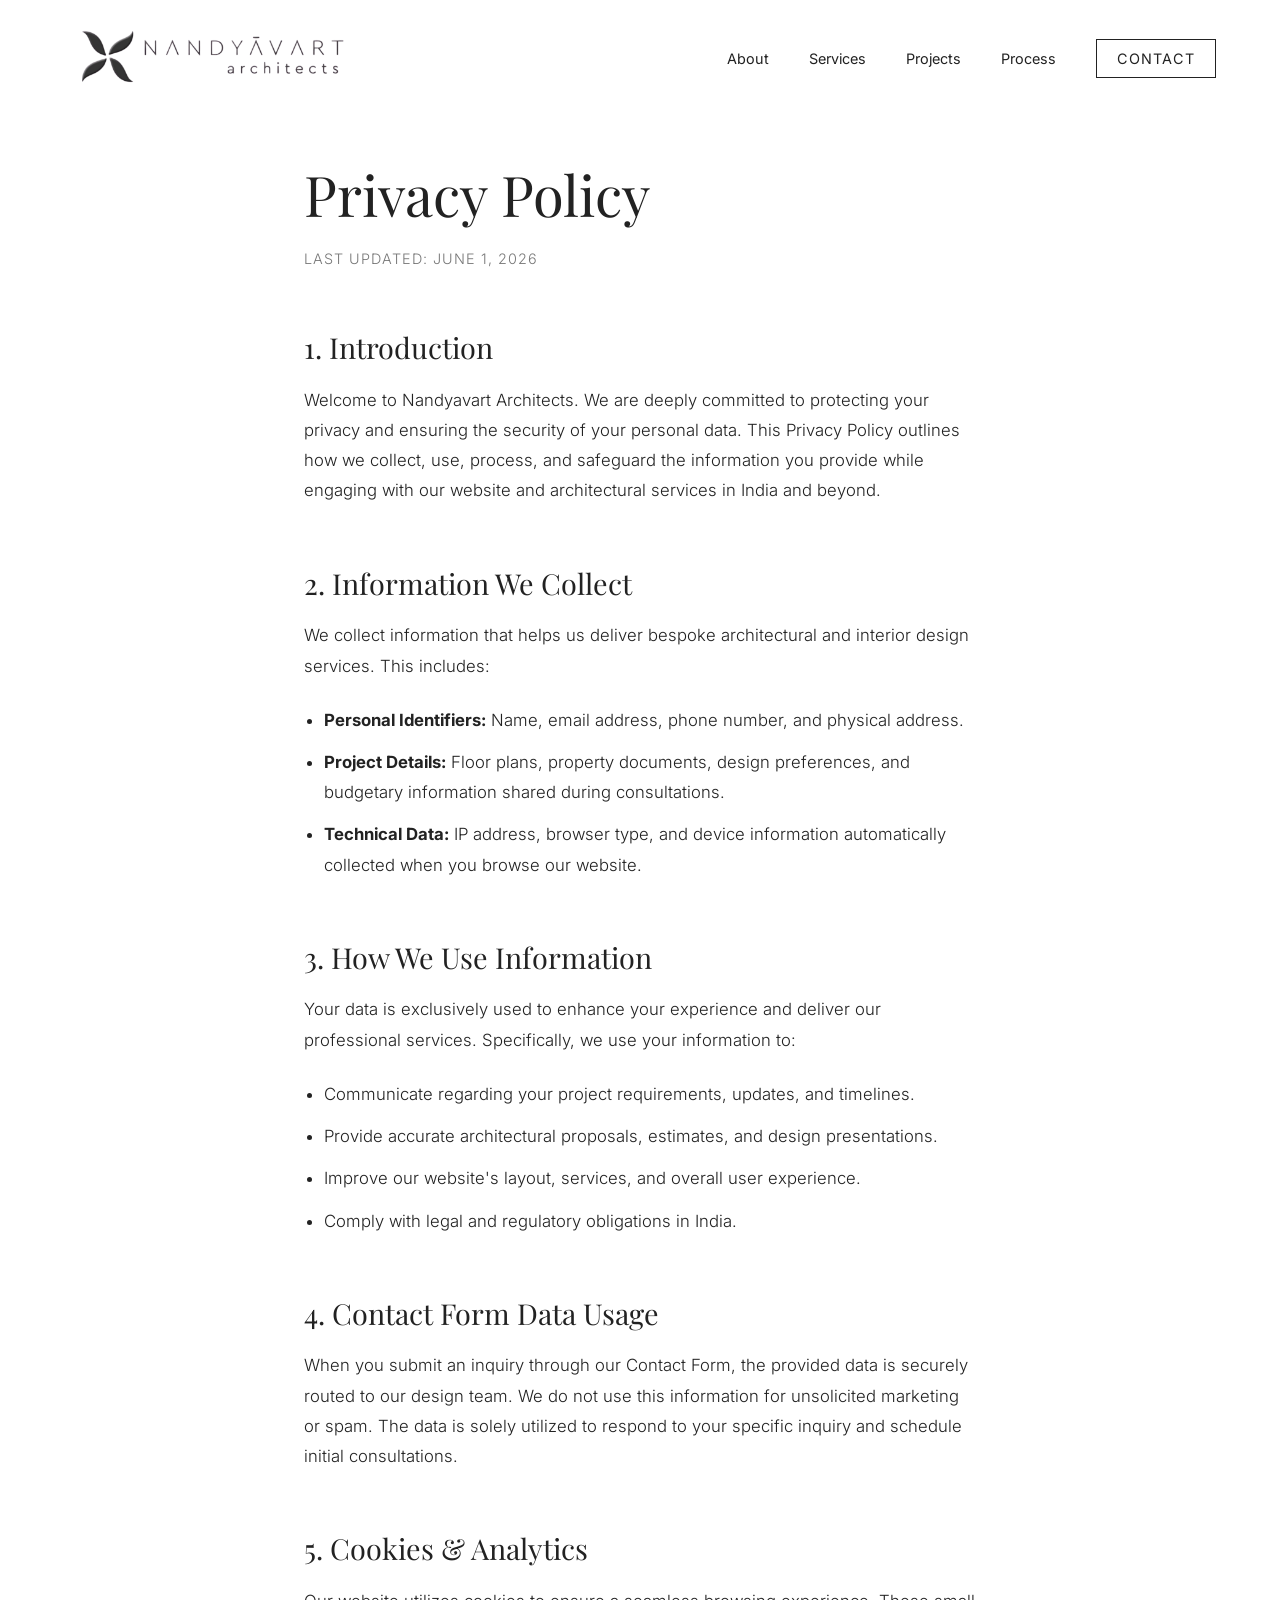
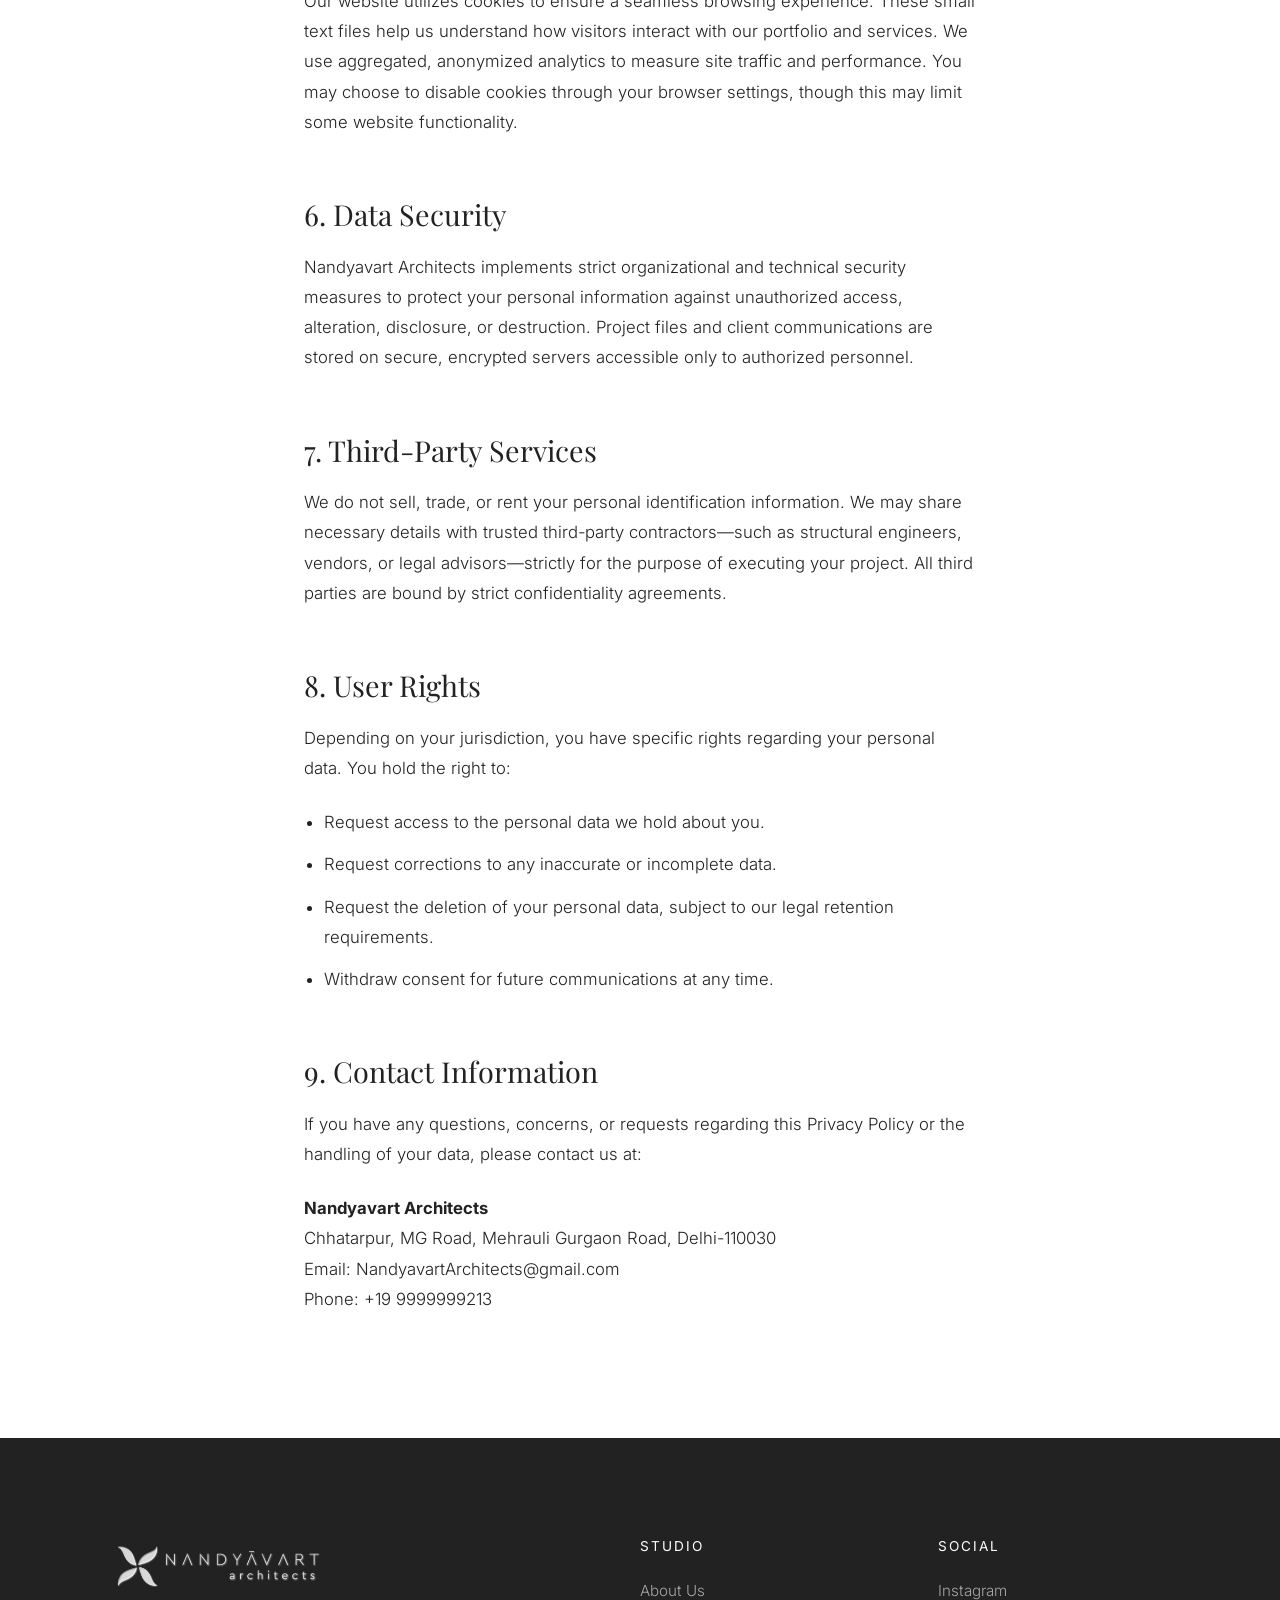
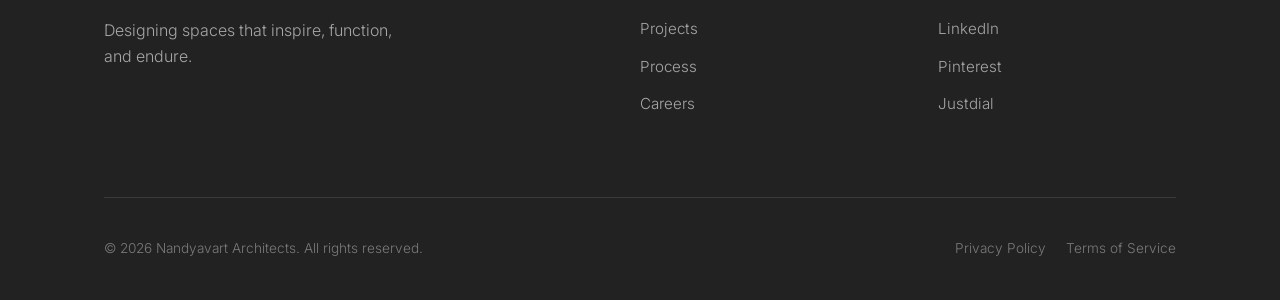
<file: privacy-policy.html>
<!DOCTYPE html>
<html lang="en">
<head>
    <!-- Google Analytics -->
    <script async src="https://www.googletagmanager.com/gtag/js?id=G-MJM17N1HHV"></script>
    <script>
        window.dataLayer = window.dataLayer || [];
        function gtag(){dataLayer.push(arguments);}
        gtag('js', new Date());
        gtag('config', 'G-MJM17N1HHV');
    </script>
    <meta name="description" content="Privacy Policy for Nandyavart Architects, covering data collection, cookies, analytics, and secure handling for luxury architecture, villa, farmhouse, and interior design clients.">
    <link rel="canonical" href="https://www.nandyavartarchitects.com/privacy-policy.html">
    <meta property="og:title" content="Privacy Policy | Nandyavart Architects">
    <meta property="og:description" content="Privacy Policy for Nandyavart Architects, covering data collection, cookies, analytics, and secure handling for luxury architecture, villa, farmhouse, and interior design clients.">
    <meta property="og:url" content="https://www.nandyavartarchitects.com/privacy-policy.html">
    <meta property="og:type" content="website">
    <meta property="og:image" content="https://www.nandyavartarchitects.com/images/hero/website%20hero%20img.jpeg">
    <meta property="og:site_name" content="Nandyavart Architects">
    <meta name="twitter:card" content="summary_large_image">
    <meta name="twitter:title" content="Privacy Policy | Nandyavart Architects">
    <meta name="twitter:description" content="Privacy Policy for Nandyavart Architects, covering data collection, cookies, analytics, and secure handling for luxury architecture, villa, farmhouse, and interior design clients.">
    <meta name="twitter:image" content="https://www.nandyavartarchitects.com/images/hero/website%20hero%20img.jpeg">
    <meta charset="UTF-8">
    <meta name="viewport" content="width=device-width, initial-scale=1.0">
    <title>Privacy Policy | Nandyavart Architects - Residential Architecture & Interior Design</title>
    <link rel="icon" href="images/favicon%20img/favicon.jpg" type="image/jpeg">
    <link rel="shortcut icon" href="images/favicon%20img/favicon.jpg" type="image/jpeg">
    <link rel="stylesheet" href="css/styles.css">
    <link rel="preconnect" href="https://fonts.googleapis.com">
    <link rel="preconnect" href="https://fonts.gstatic.com" crossorigin>
    <link href="https://fonts.googleapis.com/css2?family=Playfair+Display:wght@400;500;600&family=Inter:wght@300;400;500&display=swap" rel="stylesheet">
</head>
<body>
    <!-- Navigation -->
    <nav class="navbar">
        <div class="nav-container">
            <a href="index.html#home" class="logo-link"><img src="images/logo/logo.png" alt="Nandyavart Architects Logo" class="brand-logo"></a>
            <ul class="nav-links">
                <li><a href="index.html#about">About</a></li>
                <li><a href="index.html#services">Services</a></li>
                <li><a href="index.html#projects">Projects</a></li>
                <li><a href="index.html#process">Process</a></li>
                <li><a href="index.html#contact" class="btn-outline-small">Contact</a></li>
            </ul>
            <div class="menu-toggle">
                <span class="bar"></span>
                <span class="bar"></span>
            </div>
        </div>
    </nav>

    <!-- Privacy Policy Content -->
    <main class="legal-page fade-up">
        <div class="container legal-content">
            <h1>Privacy Policy</h1>
            <span class="last-updated">Last Updated: June 1, 2026</span>

            <h2>1. Introduction</h2>
            <p>Welcome to Nandyavart Architects. We are deeply committed to protecting your privacy and ensuring the security of your personal data. This Privacy Policy outlines how we collect, use, process, and safeguard the information you provide while engaging with our website and architectural services in India and beyond.</p>

            <h2>2. Information We Collect</h2>
            <p>We collect information that helps us deliver bespoke architectural and interior design services. This includes:</p>
            <ul>
                <li><strong>Personal Identifiers:</strong> Name, email address, phone number, and physical address.</li>
                <li><strong>Project Details:</strong> Floor plans, property documents, design preferences, and budgetary information shared during consultations.</li>
                <li><strong>Technical Data:</strong> IP address, browser type, and device information automatically collected when you browse our website.</li>
            </ul>

            <h2>3. How We Use Information</h2>
            <p>Your data is exclusively used to enhance your experience and deliver our professional services. Specifically, we use your information to:</p>
            <ul>
                <li>Communicate regarding your project requirements, updates, and timelines.</li>
                <li>Provide accurate architectural proposals, estimates, and design presentations.</li>
                <li>Improve our website's layout, services, and overall user experience.</li>
                <li>Comply with legal and regulatory obligations in India.</li>
            </ul>

            <h2>4. Contact Form Data Usage</h2>
            <p>When you submit an inquiry through our Contact Form, the provided data is securely routed to our design team. We do not use this information for unsolicited marketing or spam. The data is solely utilized to respond to your specific inquiry and schedule initial consultations.</p>

            <h2>5. Cookies & Analytics</h2>
            <p>Our website utilizes cookies to ensure a seamless browsing experience. These small text files help us understand how visitors interact with our portfolio and services. We use aggregated, anonymized analytics to measure site traffic and performance. You may choose to disable cookies through your browser settings, though this may limit some website functionality.</p>

            <h2>6. Data Security</h2>
            <p>Nandyavart Architects implements strict organizational and technical security measures to protect your personal information against unauthorized access, alteration, disclosure, or destruction. Project files and client communications are stored on secure, encrypted servers accessible only to authorized personnel.</p>

            <h2>7. Third-Party Services</h2>
            <p>We do not sell, trade, or rent your personal identification information. We may share necessary details with trusted third-party contractors—such as structural engineers, vendors, or legal advisors—strictly for the purpose of executing your project. All third parties are bound by strict confidentiality agreements.</p>

            <h2>8. User Rights</h2>
            <p>Depending on your jurisdiction, you have specific rights regarding your personal data. You hold the right to:</p>
            <ul>
                <li>Request access to the personal data we hold about you.</li>
                <li>Request corrections to any inaccurate or incomplete data.</li>
                <li>Request the deletion of your personal data, subject to our legal retention requirements.</li>
                <li>Withdraw consent for future communications at any time.</li>
            </ul>

            <h2>9. Contact Information</h2>
            <p>If you have any questions, concerns, or requests regarding this Privacy Policy or the handling of your data, please contact us at:</p>
            <p>
                <strong>Nandyavart Architects</strong><br>
                Chhatarpur, MG Road, Mehrauli Gurgaon Road, Delhi-110030<br>
                Email: <a href="mailto:NandyavartArchitects@gmail.com">NandyavartArchitects@gmail.com</a><br>
                Phone: <a href="tel:+19999999213">+19 9999999213</a>
            </p>
        </div>
    </main>

    <!-- Footer -->
    <footer class="footer">
        <div class="container">
            <div class="footer-grid">
                <div class="footer-brand">
                    <a href="index.html#home" class="logo-link"><img src="images/logo/logo-footer.png" alt="Nandyavart Architects Footer Logo" class="brand-logo footer-logo"></a>
                    <p>Designing spaces that inspire, function, and endure.</p>
                </div>
                <div class="footer-links">
                    <h4>Studio</h4>
                    <ul>
                        <li><a href="index.html#about">About Us</a></li>
                        <li><a href="index.html#projects">Projects</a></li>
                        <li><a href="index.html#process">Process</a></li>
                        <li><a href="#">Careers</a></li>
                    </ul>
                </div>
                <div class="footer-links">
                    <h4>Social</h4>
                    <ul>
                        <li><a href="https://www.instagram.com/nandyavartarchitects/" target="_blank" rel="noopener noreferrer">Instagram</a></li>
                        <li><a href="https://www.linkedin.com/company/124223921/admin/dashboard/" target="_blank" rel="noopener noreferrer">LinkedIn</a></li>
                        <li><a href="https://www.pinterest.com/nandyavartarchitects/" target="_blank" rel="noopener noreferrer">Pinterest</a></li>
                        <li><a href="https://www.justdial.com/Delhi/Nandyavart-Architects-Chhatarpur-Mehrauli-Gurgaon-Road/011PXX11-XX11-260318134311-F3C1_BZDET?auto=1&trkid=2315396980&term=" target="_blank" rel="noopener noreferrer">Justdial</a></li>
                    </ul>
                </div>
            </div>
            <div class="footer-bottom">
                <p>&copy; 2026 Nandyavart Architects. All rights reserved.</p>
                <div class="legal-links">
                    <a href="privacy-policy.html">Privacy Policy</a>
                    <a href="terms-of-service.html">Terms of Service</a>
                </div>
            </div>
        </div>
    </footer>

    <script src="js/script.js"></script>
</body>
</html>
</file>
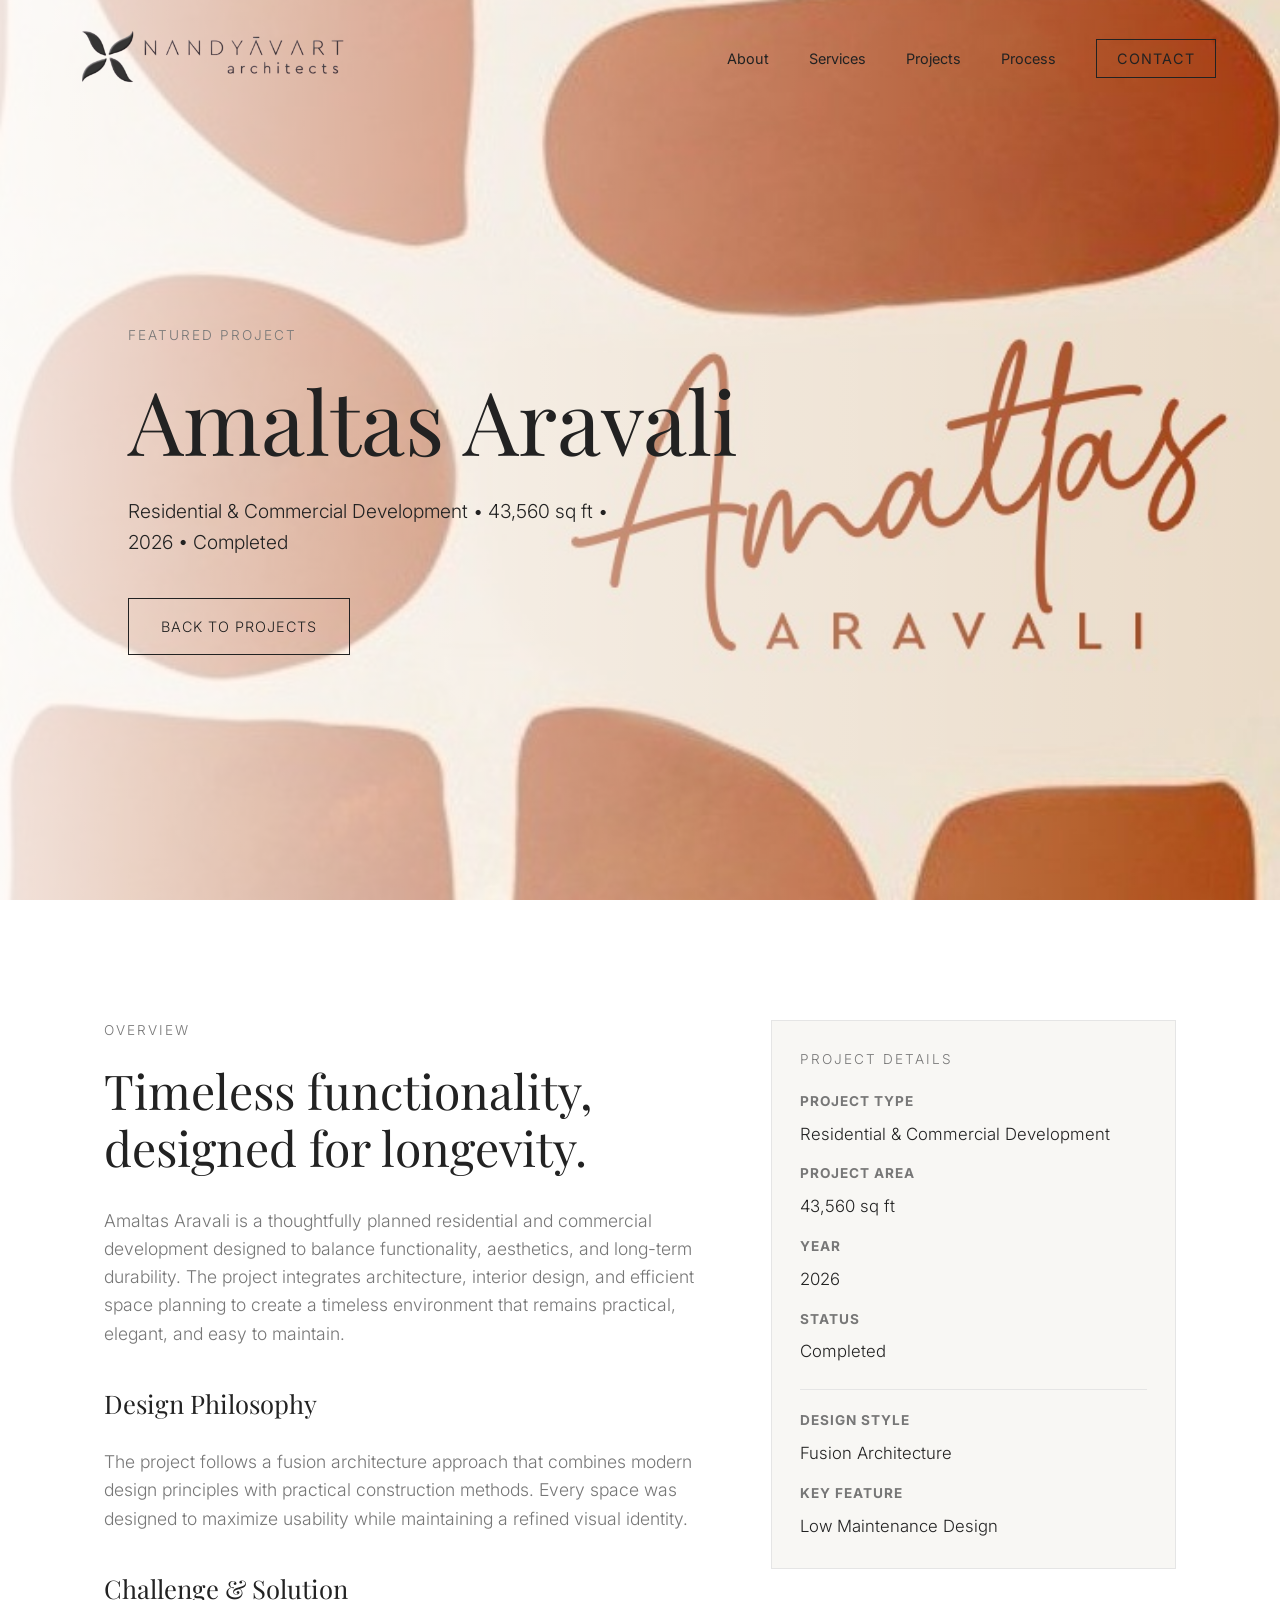
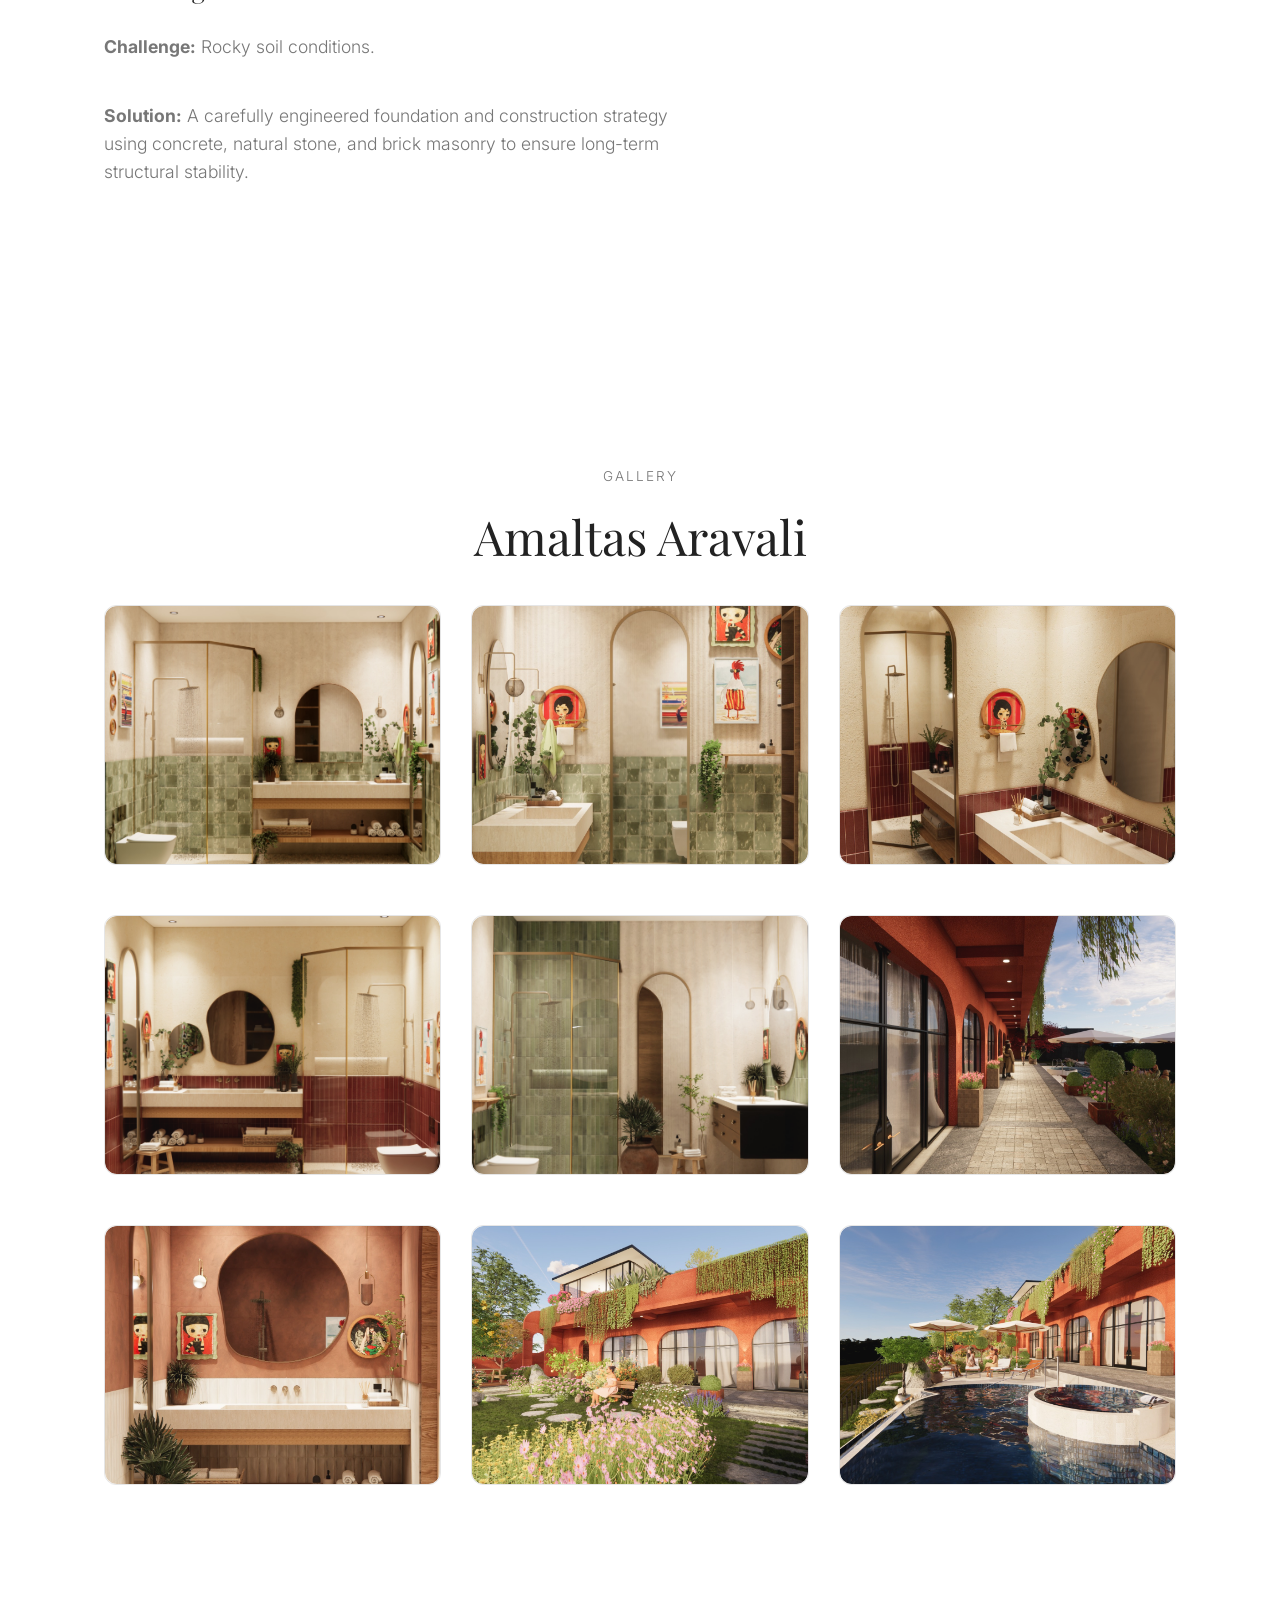
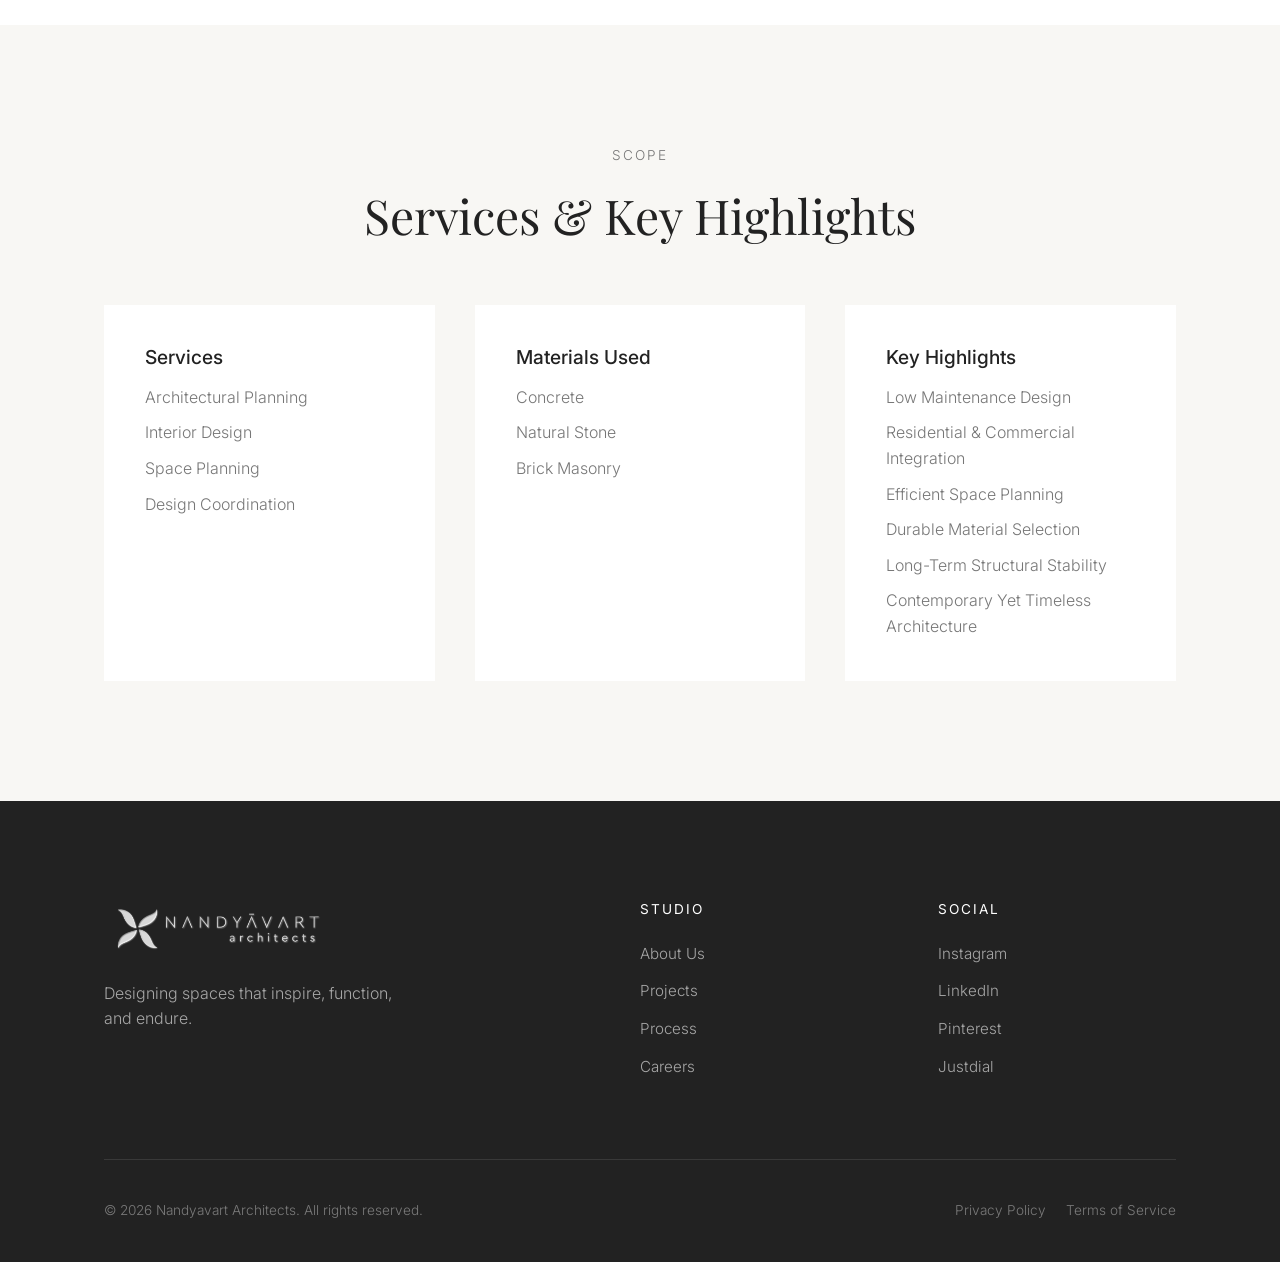
<file: project-amaltas-aravali.html>
<!DOCTYPE html>
<html lang="en">
<head>
    <!-- Google Analytics -->
    <script async src="https://www.googletagmanager.com/gtag/js?id=G-MJM17N1HHV"></script>
    <script>
        window.dataLayer = window.dataLayer || [];
        function gtag(){dataLayer.push(arguments);}
        gtag('js', new Date());
        gtag('config', 'G-MJM17N1HHV');
    </script>
    <meta name="description" content="Amaltas Aravali by Nandyavart Architects is a premium residential and commercial development that blends luxury architecture with functional interior design.">
    <link rel="canonical" href="https://www.nandyavartarchitects.com/project-amaltas-aravali.html">
    <meta property="og:title" content="Amaltas Aravali | Premium Residential &amp; Commercial Architecture">
    <meta property="og:description" content="Amaltas Aravali by Nandyavart Architects is a premium residential and commercial development that blends luxury architecture with functional interior design.">
    <meta property="og:url" content="https://www.nandyavartarchitects.com/project-amaltas-aravali.html">
    <meta property="og:type" content="website">
    <meta property="og:image" content="https://www.nandyavartarchitects.com/images/projects/project1/amaltas-aravali.jpeg">
    <meta property="og:site_name" content="Nandyavart Architects">
    <meta name="twitter:card" content="summary_large_image">
    <meta name="twitter:title" content="Amaltas Aravali | Premium Residential &amp; Commercial Architecture">
    <meta name="twitter:description" content="Amaltas Aravali by Nandyavart Architects is a premium residential and commercial development that blends luxury architecture with functional interior design.">
    <meta name="twitter:image" content="https://www.nandyavartarchitects.com/images/projects/project1/amaltas-aravali.jpeg">
    <meta charset="UTF-8">
    <meta name="viewport" content="width=device-width, initial-scale=1.0">
    <title>Amaltas Aravali | Premium Residential & Commercial Architecture</title>
    <link rel="icon" href="images/favicon%20img/favicon.jpg" type="image/jpeg">
    <link rel="shortcut icon" href="images/favicon%20img/favicon.jpg" type="image/jpeg">
    <link rel="stylesheet" href="css/styles.css">
    <link rel="preconnect" href="https://fonts.googleapis.com">
    <link rel="preconnect" href="https://fonts.gstatic.com" crossorigin>
    <link href="https://fonts.googleapis.com/css2?family=Playfair+Display:wght@400;500;600&family=Inter:wght@300;400;500&display=swap" rel="stylesheet">
</head>
<body>
    <!-- Navigation -->
    <nav class="navbar">
        <div class="nav-container">
            <a href="index.html#home" class="logo-link"><img src="images/logo/logo.png" alt="Nandyavart Architects Logo" class="brand-logo"></a>
            <ul class="nav-links">
                <li><a href="index.html#about">About</a></li>
                <li><a href="index.html#services">Services</a></li>
                <li><a href="index.html#projects">Projects</a></li>
                <li><a href="index.html#process">Process</a></li>
                <li><a href="index.html#contact" class="btn-outline-small">Contact</a></li>
            </ul>
            <div class="menu-toggle">
                <span class="bar"></span>
                <span class="bar"></span>
            </div>
        </div>
    </nav>

    <!-- Project Hero -->
    <header class="hero" id="project-hero">
        <div class="hero-image" style="background-image: url('images/projects/project1/amaltas-aravali.jpeg');"></div>
        <div class="hero-content fade-up">
            <span class="section-subtitle">Featured Project</span>
            <h1>Amaltas Aravali</h1>
            <p>Residential &amp; Commercial Development • 43,560 sq ft • 2026 • Completed</p>
            <div class="hero-buttons">
                <a href="index.html#projects" class="btn btn-outline">Back to Projects</a>
            </div>
        </div>
    </header>

    <!-- Project Overview -->
    <section class="about" id="project-overview">
        <div class="container">
            <div class="about-grid" style="grid-template-columns: 1.2fr 0.8fr; gap: 60px;">
                <div class="about-text fade-up">
                    <span class="section-subtitle">Overview</span>
                    <h2>Timeless functionality, designed for longevity.</h2>
                    <p>
                        Amaltas Aravali is a thoughtfully planned residential and commercial development designed to balance functionality,
                        aesthetics, and long-term durability. The project integrates architecture, interior design, and efficient space
                        planning to create a timeless environment that remains practical, elegant, and easy to maintain.
                    </p>

                    <h2 style="font-size: 1.6rem; margin-top: 36px;">Design Philosophy</h2>
                    <p>
                        The project follows a fusion architecture approach that combines modern design principles with practical
                        construction methods. Every space was designed to maximize usability while maintaining a refined visual identity.
                    </p>

                    <h2 style="font-size: 1.6rem; margin-top: 36px;">Challenge &amp; Solution</h2>
                    <p><strong>Challenge:</strong> Rocky soil conditions.</p>
                    <p><strong>Solution:</strong> A carefully engineered foundation and construction strategy using concrete, natural stone, and brick masonry to ensure long-term structural stability.</p>
                </div>

                <aside class="fade-up delay-1" style="align-self: start;">
                    <div style="background: var(--color-off-white); border: 1px solid var(--color-border); padding: 28px;">
                        <span class="section-subtitle">Project Details</span>
                        <div style="display: grid; gap: 16px;">
                            <div>
                                <strong style="display:block; font-size: 0.85rem; text-transform: uppercase; letter-spacing: 1px; color: var(--color-grey);">Project Type</strong>
                                <p style="margin-top: 8px; color: var(--color-charcoal); font-size: 1.05rem;">Residential &amp; Commercial Development</p>
                            </div>
                            <div>
                                <strong style="display:block; font-size: 0.85rem; text-transform: uppercase; letter-spacing: 1px; color: var(--color-grey);">Project Area</strong>
                                <p style="margin-top: 8px; color: var(--color-charcoal); font-size: 1.05rem;">43,560 sq ft</p>
                            </div>
                            <div>
                                <strong style="display:block; font-size: 0.85rem; text-transform: uppercase; letter-spacing: 1px; color: var(--color-grey);">Year</strong>
                                <p style="margin-top: 8px; color: var(--color-charcoal); font-size: 1.05rem;">2026</p>
                            </div>
                            <div>
                                <strong style="display:block; font-size: 0.85rem; text-transform: uppercase; letter-spacing: 1px; color: var(--color-grey);">Status</strong>
                                <p style="margin-top: 8px; color: var(--color-charcoal); font-size: 1.05rem;">Completed</p>
                            </div>
                        </div>

                        <div style="margin-top: 24px; border-top: 1px solid var(--color-border); padding-top: 20px;">
                            <strong style="display:block; font-size: 0.85rem; text-transform: uppercase; letter-spacing: 1px; color: var(--color-grey);">Design Style</strong>
                            <p style="margin-top: 8px; color: var(--color-charcoal); font-size: 1.05rem;">Fusion Architecture</p>

                            <strong style="display:block; font-size: 0.85rem; text-transform: uppercase; letter-spacing: 1px; color: var(--color-grey); margin-top: 16px;">Key Feature</strong>
                            <p style="margin-top: 8px; color: var(--color-charcoal); font-size: 1.05rem;">Low Maintenance Design</p>
                        </div>
                    </div>
                </aside>
            </div>
        </div>
    </section>

    <!-- Gallery (images to be added by user later) -->
    <section class="projects" id="project-gallery">
        <div class="container">
            <div class="section-header fade-up text-center" style="margin-bottom: 10px;">
                <span class="section-subtitle">Gallery</span>
                <h2 style="margin-bottom: 30px;">Amaltas Aravali</h2>
            </div>

            <div class="project-grid" style="grid-template-columns: repeat(3, 1fr);">
                <div class="project-card fade-up" style="pointer-events:none;">
                    <div class="project-img-wrapper" style="border: 1px solid var(--color-border); border-radius: 12px; overflow: hidden;">
                        <img loading="lazy" src="images/projects/project1/project1-img1.jpeg" alt="Amaltas Aravali courtyard view with premium residential architecture" style="border-radius: 12px;">
                    </div>
                </div>

                <div class="project-card fade-up delay-1" style="pointer-events:none; opacity:0.95;">
                    <div class="project-img-wrapper" style="border: 1px solid var(--color-border); border-radius: 12px; overflow: hidden;">
                         <img loading="lazy" src="images/projects/project1/project1-img2.jpeg" alt="Amaltas Aravali modern residential facade" style="border-radius: 12px;">
                    </div>
                </div>

                <div class="project-card fade-up delay-2" style="pointer-events:none; opacity:0.95;">
                    <div class="project-img-wrapper" style="border: 1px solid var(--color-border); border-radius: 12px; overflow: hidden;">
                      <img loading="lazy" src="images/projects/project1/project1-img3.jpeg" alt="Amaltas Aravali elegant interior with natural light" style="border-radius: 12px;">
                    </div>
                </div>

                <div class="project-card fade-up" style="pointer-events:none; opacity:0.95;">
                    <div class="project-img-wrapper" style="border: 1px solid var(--color-border); border-radius: 12px; overflow: hidden;">
                        <img loading="lazy" src="images/projects/project1/project1-img4.jpeg" alt="Amaltas Aravali architectural stone and wood detail" style="border-radius: 12px;">
                    </div>
                </div>

                <div class="project-card fade-up delay-1" style="pointer-events:none; opacity:0.95;">
                    <div class="project-img-wrapper" style="border: 1px solid var(--color-border); border-radius: 12px; overflow: hidden;">
                        <img loading="lazy" src="images/projects/project1/project1-img5.jpeg" alt="Amaltas Aravali luxury living space" style="border-radius: 12px;">
                    </div>
                </div>

                <div class="project-card fade-up delay-2" style="pointer-events:none; opacity:0.95;">
                    <div class="project-img-wrapper" style="border: 1px solid var(--color-border); border-radius: 12px; overflow: hidden;">
                        <img loading="lazy" src="images/projects/project1/project1-img12.jpeg" alt="Amaltas Aravali premium architectural detail" style="border-radius: 12px;">
                    </div>
                </div>

                <div class="project-card fade-up" style="pointer-events:none; opacity:0.95;">
                    <div class="project-img-wrapper" style="border: 1px solid var(--color-border); border-radius: 12px; overflow: hidden;">
                        <img loading="lazy" src="images/projects/project1/project1-img7.jpeg" alt="Amaltas Aravali refined spatial composition" style="border-radius: 12px;">
                    </div>
                </div>

                <div class="project-card fade-up delay-1" style="pointer-events:none; opacity:0.95;">
                    <div class="project-img-wrapper" style="border: 1px solid var(--color-border); border-radius: 12px; overflow: hidden;">
                        <img loading="lazy" src="images/projects/project1/project1-img10.jpeg" alt="Amaltas Aravali luxury residential material palette" style="border-radius: 12px;">
                    </div>
                </div>

                <div class="project-card fade-up delay-2" style="pointer-events:none; opacity:0.95;">
                    <div class="project-img-wrapper" style="border: 1px solid var(--color-border); border-radius: 12px; overflow: hidden;">
                        <img src="images/projects/project1/project1-img9.jpeg" alt="Amaltas Aravali image 9" style="border-radius: 12px;">
                    </div>
                </div>
            </div>
        </div>
    </section>

    <!-- Services, Materials & Highlights -->
    <section class="services bg-light" id="project-details">
        <div class="container">
            <div class="section-header text-center fade-up">
                <span class="section-subtitle">Scope</span>
                <h2>Services &amp; Key Highlights</h2>
            </div>

            <div class="services-grid" style="grid-template-columns: repeat(3, 1fr);">
                <div class="service-card fade-up">
                    <h3>Services</h3>
                    <p style="margin-top: 10px;">Architectural Planning</p>
                    <p style="margin-top: 10px;">Interior Design</p>
                    <p style="margin-top: 10px;">Space Planning</p>
                    <p style="margin-top: 10px;">Design Coordination</p>
                </div>

                <div class="service-card fade-up delay-1">
                    <h3>Materials Used</h3>
                    <p style="margin-top: 10px;">Concrete</p>
                    <p style="margin-top: 10px;">Natural Stone</p>
                    <p style="margin-top: 10px;">Brick Masonry</p>
                </div>

                <div class="service-card fade-up delay-2">
                    <h3>Key Highlights</h3>
                    <p style="margin-top: 10px;">Low Maintenance Design</p>
                    <p style="margin-top: 10px;">Residential &amp; Commercial Integration</p>
                    <p style="margin-top: 10px;">Efficient Space Planning</p>
                    <p style="margin-top: 10px;">Durable Material Selection</p>
                    <p style="margin-top: 10px;">Long-Term Structural Stability</p>
                    <p style="margin-top: 10px;">Contemporary Yet Timeless Architecture</p>
                </div>
            </div>
        </div>
    </section>

    <!-- Footer -->
    <footer class="footer">
        <div class="container">
            <div class="footer-grid">
                <div class="footer-brand">
                    <a href="index.html#home" class="logo-link"><img src="images/logo/logo-footer.png" alt="Nandyavart Architects Footer Logo" class="brand-logo footer-logo"></a>
                    <p>Designing spaces that inspire, function, and endure.</p>
                </div>
                <div class="footer-links">
                    <h4>Studio</h4>
                    <ul>
                        <li><a href="index.html#about">About Us</a></li>
                        <li><a href="index.html#projects">Projects</a></li>
                        <li><a href="index.html#process">Process</a></li>
                        <li><a href="#">Careers</a></li>
                    </ul>
                </div>
                <div class="footer-links">
                    <h4>Social</h4>
                    <ul>
                        <li><a href="https://www.instagram.com/nandyavartarchitects/" target="_blank" rel="noopener noreferrer">Instagram</a></li>
                        <li><a href="https://www.linkedin.com/company/124223921/admin/dashboard/" target="_blank" rel="noopener noreferrer">LinkedIn</a></li>
                        <li><a href="https://www.pinterest.com/nandyavartarchitects/" target="_blank" rel="noopener noreferrer">Pinterest</a></li>
                        <li><a href="https://www.justdial.com/Delhi/Nandyavart-Architects-Chhatarpur-Mehrauli-Gurgaon-Road/011PXX11-XX11-260318134311-F3C1_BZDET?auto=1&trkid=2315396980&term=" target="_blank" rel="noopener noreferrer">Justdial</a></li>
                    </ul>
                </div>
            </div>
            <div class="footer-bottom">
                <p>&copy; 2026 Nandyavart Architects. All rights reserved.</p>
                <div class="legal-links">
                    <a href="privacy-policy.html">Privacy Policy</a>
                    <a href="terms-of-service.html">Terms of Service</a>
                </div>
            </div>
        </div>
    </footer>

    <script src="js/script.js"></script>
</body>
</html>
</file>
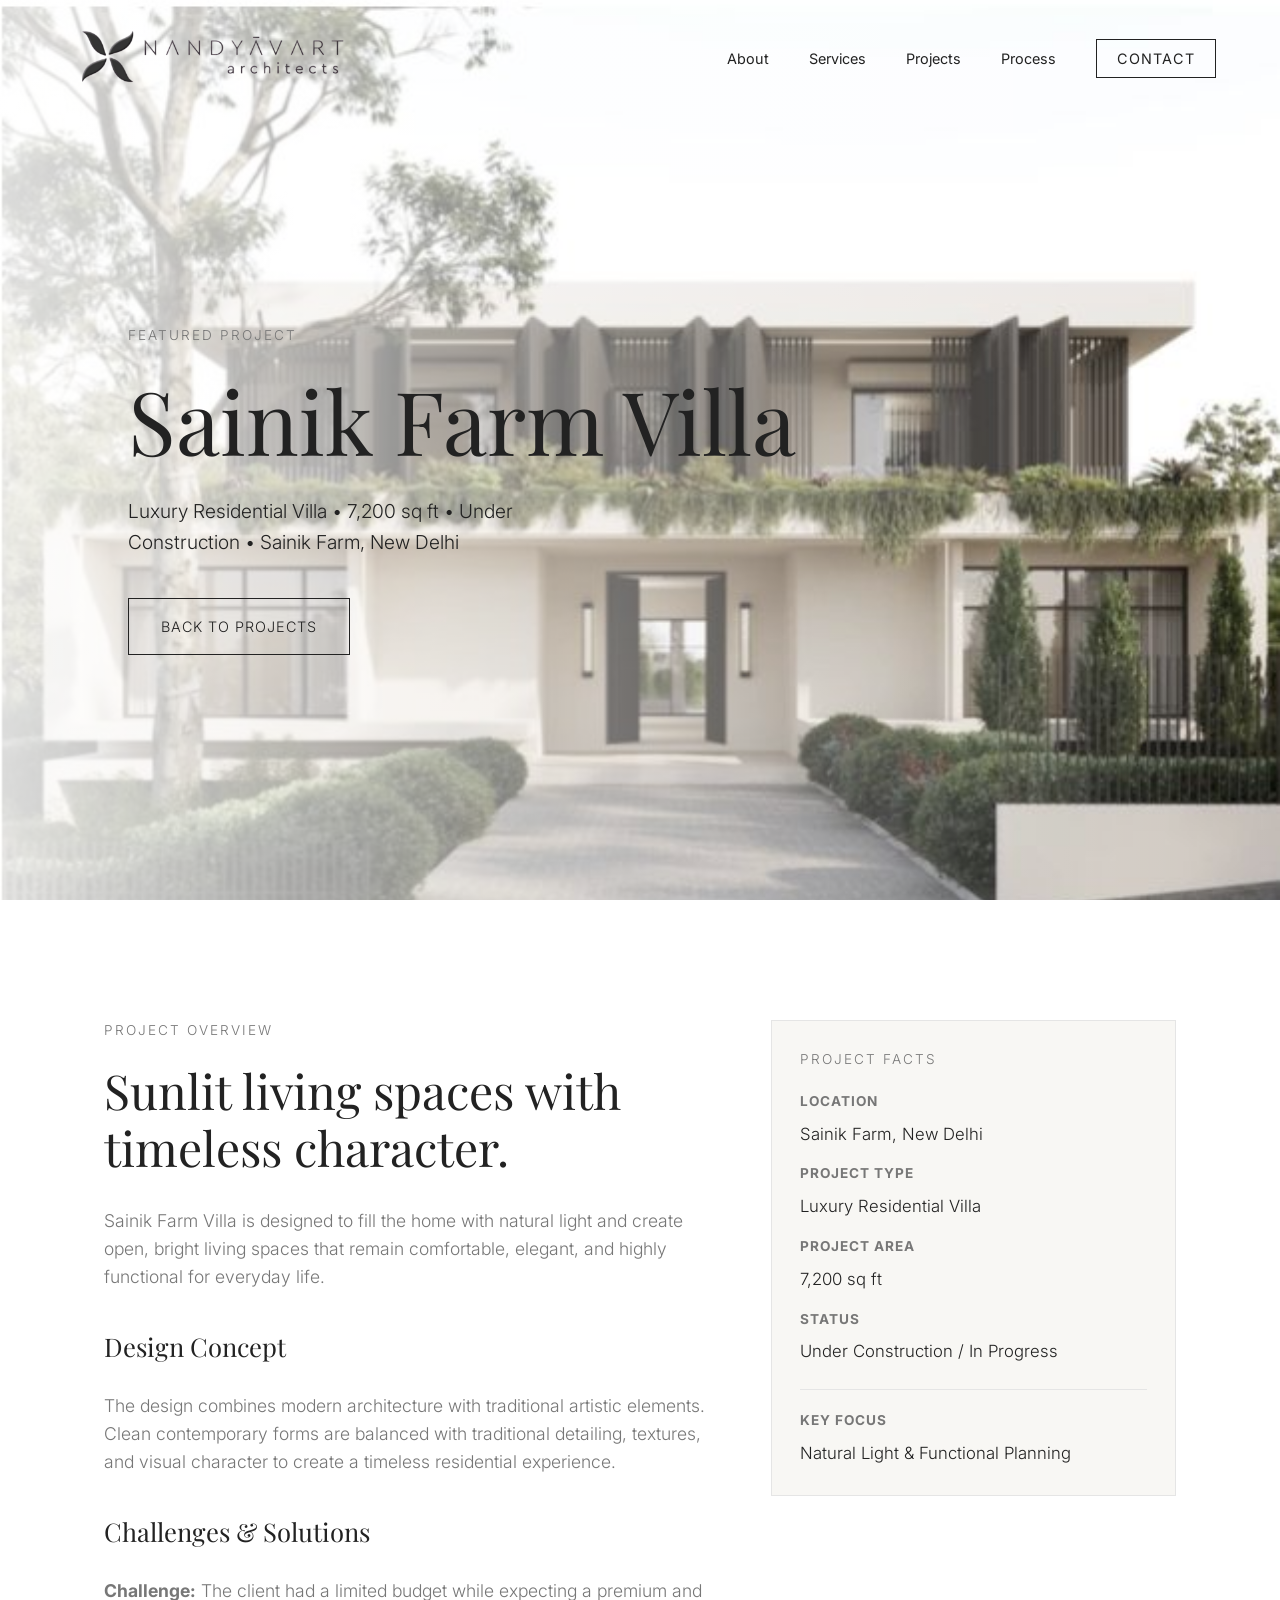
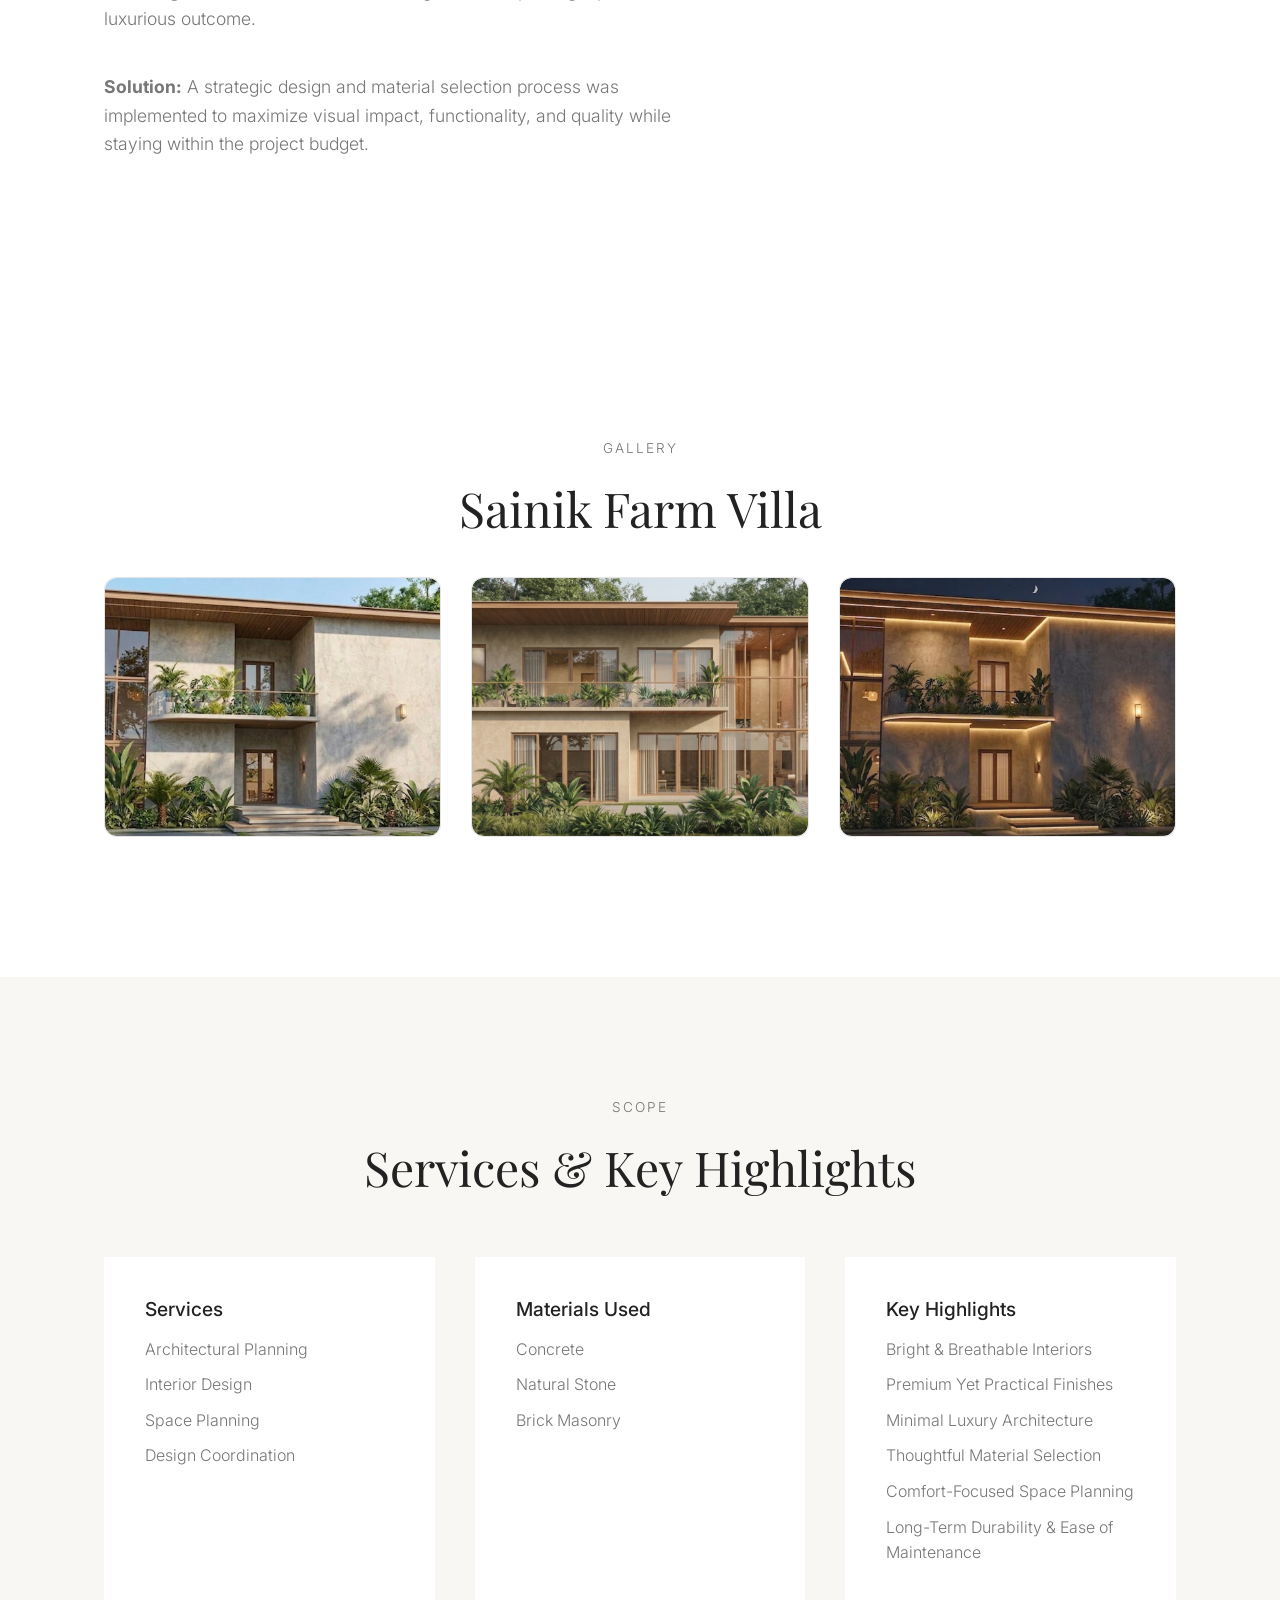
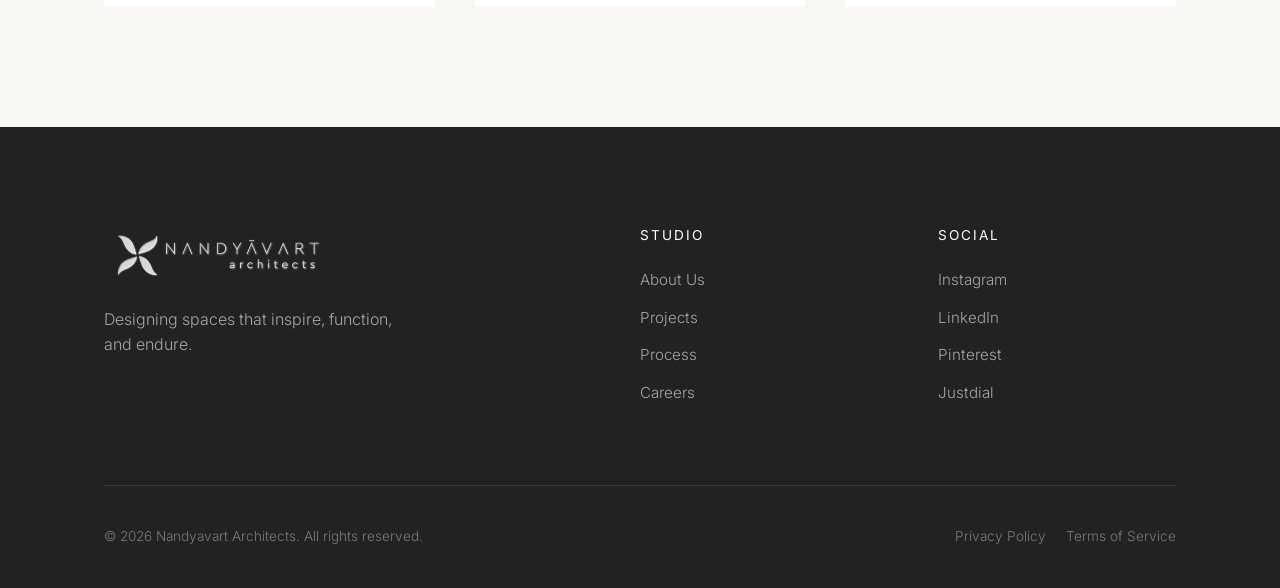
<file: project-sainik-farm-villa.html>
<!DOCTYPE html>
<html lang="en">
<head>
    <!-- Google Analytics -->
    <script async src="https://www.googletagmanager.com/gtag/js?id=G-MJM17N1HHV"></script>
    <script>
        window.dataLayer = window.dataLayer || [];
        function gtag(){dataLayer.push(arguments);}
        gtag('js', new Date());
        gtag('config', 'G-MJM17N1HHV');
    </script>
    <meta name="description" content="Sainik Farm Villa by Nandyavart Architects is a luxury residential villa project in New Delhi showcasing premium villa architecture and interior design.">
    <link rel="canonical" href="https://www.nandyavartarchitects.com/project-sainik-farm-villa.html">
    <meta property="og:title" content="Sainik Farm Villa | Luxury Residential Villa Architecture">
    <meta property="og:description" content="Sainik Farm Villa by Nandyavart Architects is a luxury residential villa project in New Delhi showcasing premium villa architecture and interior design.">
    <meta property="og:url" content="https://www.nandyavartarchitects.com/project-sainik-farm-villa.html">
    <meta property="og:type" content="website">
    <meta property="og:image" content="https://www.nandyavartarchitects.com/images/projects/project2/sainik-farm-hero.jpeg">
    <meta property="og:site_name" content="Nandyavart Architects">
    <meta name="twitter:card" content="summary_large_image">
    <meta name="twitter:title" content="Sainik Farm Villa | Luxury Residential Villa Architecture">
    <meta name="twitter:description" content="Sainik Farm Villa by Nandyavart Architects is a luxury residential villa project in New Delhi showcasing premium villa architecture and interior design.">
    <meta name="twitter:image" content="https://www.nandyavartarchitects.com/images/projects/project2/sainik-farm-hero.jpeg">
    <meta charset="UTF-8">
    <meta name="viewport" content="width=device-width, initial-scale=1.0">
    <title>Sainik Farm Villa | Luxury Residential Villa Architecture</title>
    <link rel="icon" href="images/favicon%20img/favicon.jpg" type="image/jpeg">
    <link rel="shortcut icon" href="images/favicon%20img/favicon.jpg" type="image/jpeg">
    <link rel="stylesheet" href="css/styles.css">
    <link rel="preconnect" href="https://fonts.googleapis.com">
    <link rel="preconnect" href="https://fonts.gstatic.com" crossorigin>
    <link href="https://fonts.googleapis.com/css2?family=Playfair+Display:wght@400;500;600&family=Inter:wght@300;400;500&display=swap" rel="stylesheet">
</head>
<body>
    <!-- Navigation -->
    <nav class="navbar">
        <div class="nav-container">
            <a href="index.html#home" class="logo-link"><img src="images/logo/logo.png" alt="Nandyavart Architects Logo" class="brand-logo"></a>
            <ul class="nav-links">
                <li><a href="index.html#about">About</a></li>
                <li><a href="index.html#services">Services</a></li>
                <li><a href="index.html#projects">Projects</a></li>
                <li><a href="index.html#process">Process</a></li>
                <li><a href="index.html#contact" class="btn-outline-small">Contact</a></li>
            </ul>
            <div class="menu-toggle">
                <span class="bar"></span>
                <span class="bar"></span>
            </div>
        </div>
    </nav>

    <!-- Project Hero -->
    <header class="hero" id="project-hero">
        <div class="hero-image" style="background-image: url('images/projects/project2/sainik-farm-hero.jpeg');"></div>
        <div class="hero-content fade-up">
            <span class="section-subtitle">Featured Project</span>
            <h1>Sainik Farm Villa</h1>
            <p>Luxury Residential Villa • 7,200 sq ft • Under Construction • Sainik Farm, New Delhi</p>
            <div class="hero-buttons">
                <a href="index.html#projects" class="btn btn-outline">Back to Projects</a>
            </div>
        </div>
    </header>

    <!-- Project Overview -->
    <section class="about" id="project-overview">
        <div class="container">
            <div class="about-grid" style="grid-template-columns: 1.2fr 0.8fr; gap: 60px;">
                <div class="about-text fade-up">
                    <span class="section-subtitle">Project Overview</span>
                    <h2>Sunlit living spaces with timeless character.</h2>
                    <p>
                        Sainik Farm Villa is designed to fill the home with natural light and create open, bright living
                        spaces that remain comfortable, elegant, and highly functional for everyday life.
                    </p>

                    <h2 style="font-size: 1.6rem; margin-top: 36px;">Design Concept</h2>
                    <p>
                        The design combines modern architecture with traditional artistic elements. Clean contemporary forms
                        are balanced with traditional detailing, textures, and visual character to create a timeless
                        residential experience.
                    </p>

                    <h2 style="font-size: 1.6rem; margin-top: 36px;">Challenges &amp; Solutions</h2>
                    <p><strong>Challenge:</strong> The client had a limited budget while expecting a premium and luxurious outcome.</p>
                    <p><strong>Solution:</strong> A strategic design and material selection process was implemented to maximize visual impact, functionality, and quality while staying within the project budget.</p>
                </div>

                <aside class="fade-up delay-1" style="align-self: start;">
                    <div style="background: var(--color-off-white); border: 1px solid var(--color-border); padding: 28px;">
                        <span class="section-subtitle">Project Facts</span>
                        <div style="display: grid; gap: 16px;">
                            <div>
                                <strong style="display:block; font-size: 0.85rem; text-transform: uppercase; letter-spacing: 1px; color: var(--color-grey);">Location</strong>
                                <p style="margin-top: 8px; color: var(--color-charcoal); font-size: 1.05rem;">Sainik Farm, New Delhi</p>
                            </div>
                            <div>
                                <strong style="display:block; font-size: 0.85rem; text-transform: uppercase; letter-spacing: 1px; color: var(--color-grey);">Project Type</strong>
                                <p style="margin-top: 8px; color: var(--color-charcoal); font-size: 1.05rem;">Luxury Residential Villa</p>
                            </div>
                            <div>
                                <strong style="display:block; font-size: 0.85rem; text-transform: uppercase; letter-spacing: 1px; color: var(--color-grey);">Project Area</strong>
                                <p style="margin-top: 8px; color: var(--color-charcoal); font-size: 1.05rem;">7,200 sq ft</p>
                            </div>
                            <div>
                                <strong style="display:block; font-size: 0.85rem; text-transform: uppercase; letter-spacing: 1px; color: var(--color-grey);">Status</strong>
                                <p style="margin-top: 8px; color: var(--color-charcoal); font-size: 1.05rem;">Under Construction / In Progress</p>
                            </div>
                        </div>

                        <div style="margin-top: 24px; border-top: 1px solid var(--color-border); padding-top: 20px;">
                            <strong style="display:block; font-size: 0.85rem; text-transform: uppercase; letter-spacing: 1px; color: var(--color-grey);">Key Focus</strong>
                            <p style="margin-top: 8px; color: var(--color-charcoal); font-size: 1.05rem;">Natural Light &amp; Functional Planning</p>
                        </div>
                    </div>
                </aside>
            </div>
        </div>
    </section>

    <!-- Gallery (images to be added by user later) -->
    <section class="projects" id="project-gallery">
        <div class="container">
            <div class="section-header fade-up text-center" style="margin-bottom: 10px;">
                <span class="section-subtitle">Gallery</span>
                <h2 style="margin-bottom: 30px;">Sainik Farm Villa</h2>
            </div>

            <div class="project-grid" style="grid-template-columns: repeat(3, 1fr);">
                <div class="project-card fade-up" style="pointer-events:none;">
                    <div class="project-img-wrapper" style="border: 1px solid var(--color-border); border-radius: 12px; overflow: hidden;">
                        <img loading="lazy" src="images/projects/project2/sainik-img1.png" alt="Sainik Farm Villa luxurious living area" style="border-radius: 12px;">
                    </div>
                </div>

                <div class="project-card fade-up delay-1" style="pointer-events:none; opacity:0.95;">
                    <div class="project-img-wrapper" style="border: 1px solid var(--color-border); border-radius: 12px; overflow: hidden;">
                        <img loading="lazy" src="images/projects/project2/sainik-img2.png" alt="Sainik Farm Villa courtyard and garden design" style="border-radius: 12px;">
                    </div>
                </div>

                <div class="project-card fade-up delay-2" style="pointer-events:none; opacity:0.95;">
                    <div class="project-img-wrapper" style="border: 1px solid var(--color-border); border-radius: 12px; overflow: hidden;">
                        <img loading="lazy" src="images/projects/project2/sainik-img3.png" alt="Sainik Farm Villa premium architectural finishes" style="border-radius: 12px;">
                    </div>
                </div>
            </div>
        </div>
    </section>

    <!-- Services, Materials & Highlights -->
    <section class="services bg-light" id="project-details">
        <div class="container">
            <div class="section-header text-center fade-up">
                <span class="section-subtitle">Scope</span>
                <h2>Services &amp; Key Highlights</h2>
            </div>

            <div class="services-grid" style="grid-template-columns: repeat(3, 1fr);">
                <div class="service-card fade-up">
                    <h3>Services</h3>
                    <p style="margin-top: 10px;">Architectural Planning</p>
                    <p style="margin-top: 10px;">Interior Design</p>
                    <p style="margin-top: 10px;">Space Planning</p>
                    <p style="margin-top: 10px;">Design Coordination</p>
                </div>

                <div class="service-card fade-up delay-1">
                    <h3>Materials Used</h3>
                    <p style="margin-top: 10px;">Concrete</p>
                    <p style="margin-top: 10px;">Natural Stone</p>
                    <p style="margin-top: 10px;">Brick Masonry</p>
                </div>

                <div class="service-card fade-up delay-2">
                    <h3>Key Highlights</h3>
                    <p style="margin-top: 10px;">Bright &amp; Breathable Interiors</p>
                    <p style="margin-top: 10px;">Premium Yet Practical Finishes</p>
                    <p style="margin-top: 10px;">Minimal Luxury Architecture</p>
                    <p style="margin-top: 10px;">Thoughtful Material Selection</p>
                    <p style="margin-top: 10px;">Comfort-Focused Space Planning</p>
                    <p style="margin-top: 10px;">Long-Term Durability &amp; Ease of Maintenance</p>
                </div>
            </div>
        </div>
    </section>

    <!-- Footer -->
    <footer class="footer">
        <div class="container">
            <div class="footer-grid">
                <div class="footer-brand">
                    <a href="index.html#home" class="logo-link"><img src="images/logo/logo-footer.png" alt="Nandyavart Architects Footer Logo" class="brand-logo footer-logo"></a>
                    <p>Designing spaces that inspire, function, and endure.</p>
                </div>
                <div class="footer-links">
                    <h4>Studio</h4>
                    <ul>
                        <li><a href="index.html#about">About Us</a></li>
                        <li><a href="index.html#projects">Projects</a></li>
                        <li><a href="index.html#process">Process</a></li>
                        <li><a href="#">Careers</a></li>
                    </ul>
                </div>
                <div class="footer-links">
                    <h4>Social</h4>
                    <ul>
                        <li><a href="https://www.instagram.com/nandyavartarchitects/" target="_blank" rel="noopener noreferrer">Instagram</a></li>
                        <li><a href="https://www.linkedin.com/company/124223921/admin/dashboard/" target="_blank" rel="noopener noreferrer">LinkedIn</a></li>
                        <li><a href="https://www.pinterest.com/nandyavartarchitects/" target="_blank" rel="noopener noreferrer">Pinterest</a></li>
                        <li><a href="https://www.justdial.com/Delhi/Nandyavart-Architects-Chhatarpur-Mehrauli-Gurgaon-Road/011PXX11-XX11-260318134311-F3C1_BZDET?auto=1&trkid=2315396980&term=" target="_blank" rel="noopener noreferrer">Justdial</a></li>
                    </ul>
                </div>
            </div>
            <div class="footer-bottom">
                <p>&copy; 2026 Nandyavart Architects. All rights reserved.</p>
                <div class="legal-links">
                    <a href="privacy-policy.html">Privacy Policy</a>
                    <a href="terms-of-service.html">Terms of Service</a>
                </div>
            </div>
        </div>
    </footer>

    <script src="js/script.js"></script>
</body>
</html>
</file>
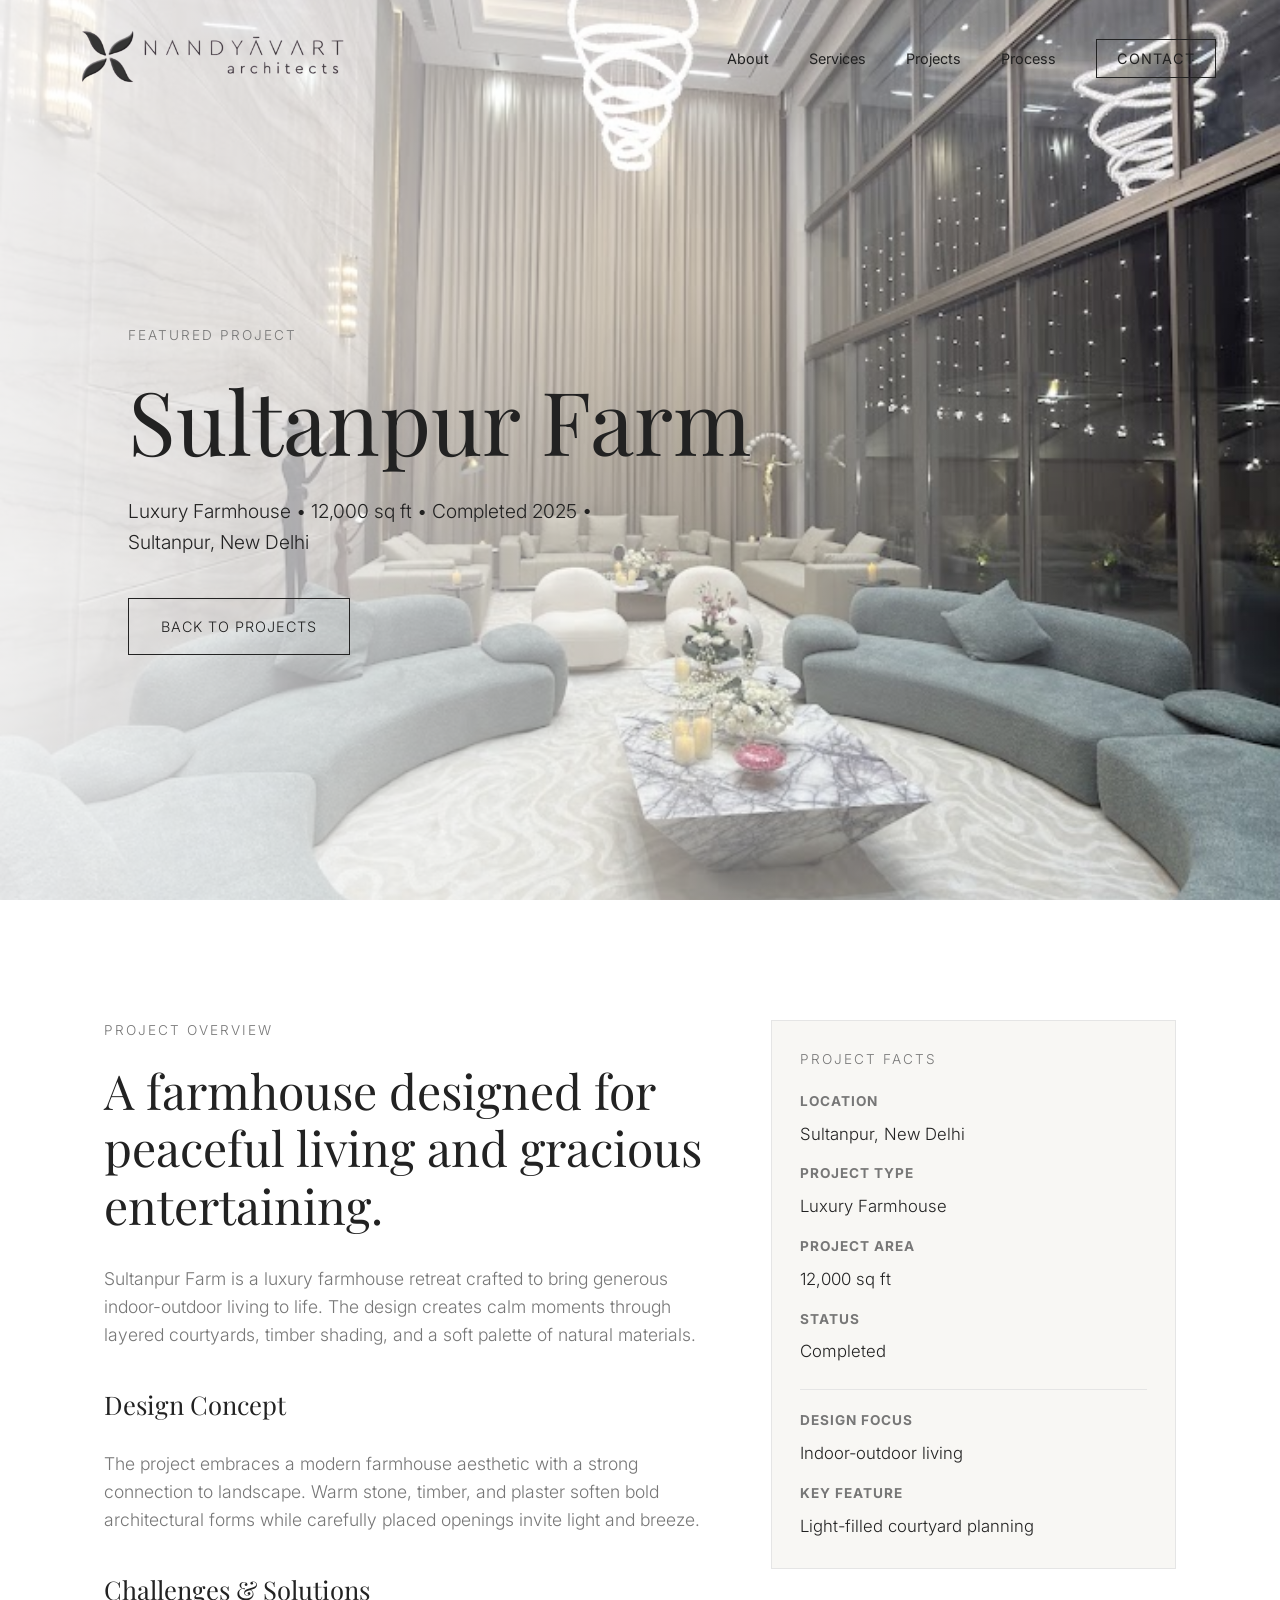
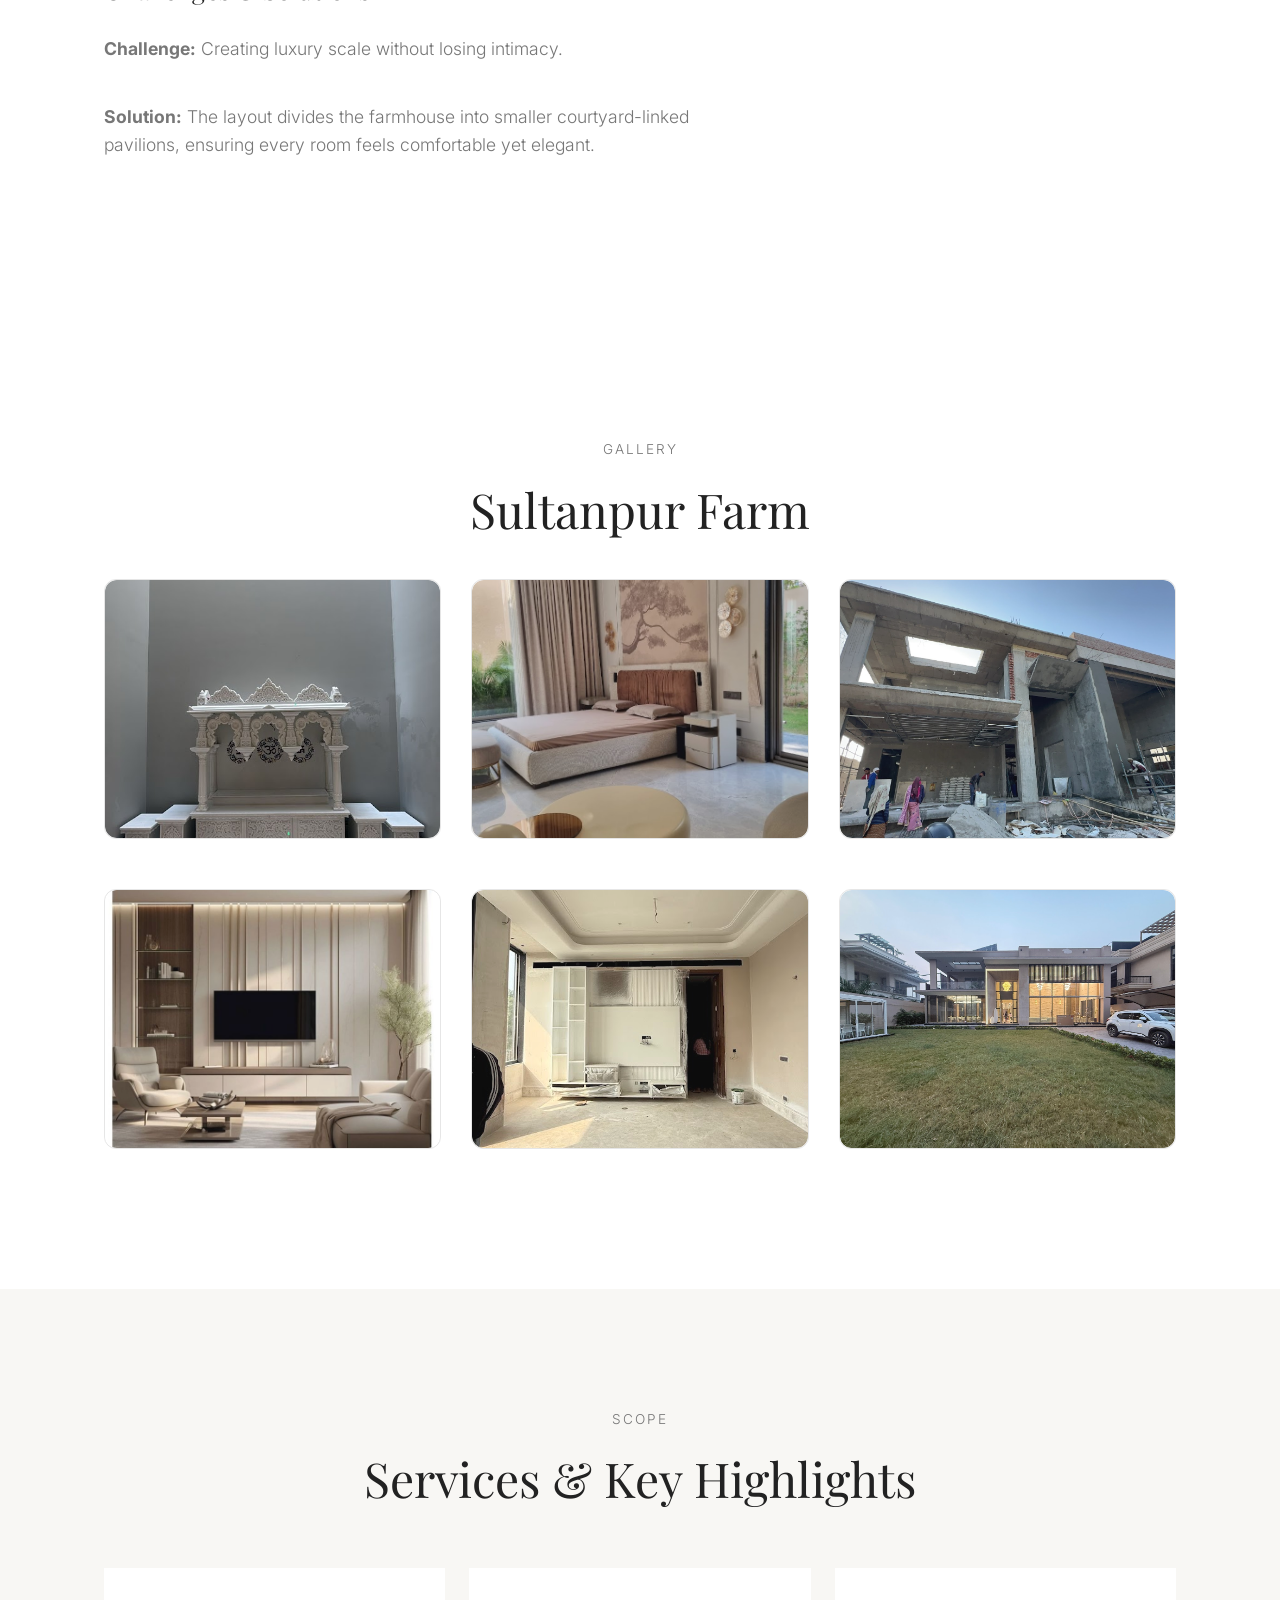
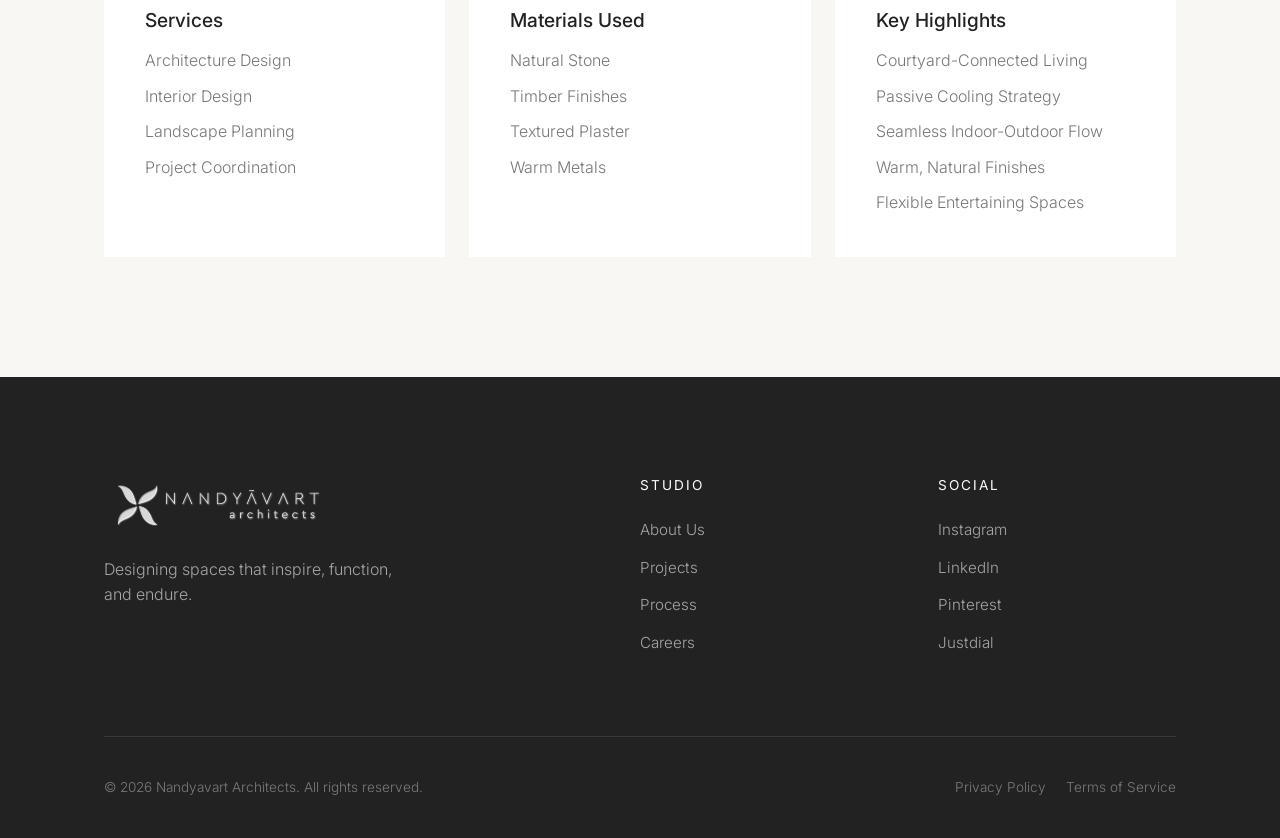
<file: project-sultanpur-farm.html>
<!DOCTYPE html>
<html lang="en">
<head>
    <!-- Google Analytics -->
    <script async src="https://www.googletagmanager.com/gtag/js?id=G-MJM17N1HHV"></script>
    <script>
        window.dataLayer = window.dataLayer || [];
        function gtag(){dataLayer.push(arguments);}
        gtag('js', new Date());
        gtag('config', 'G-MJM17N1HHV');
    </script>
    <meta name="description" content="Sultanpur Farm by Nandyavart Architects is a luxury farmhouse project in New Delhi featuring refined farmhouse architecture and elegant interior planning.">
    <link rel="canonical" href="https://www.nandyavartarchitects.com/project-sultanpur-farm.html">
    <meta property="og:title" content="Sultanpur Farm | Luxury Farmhouse Architecture New Delhi">
    <meta property="og:description" content="Sultanpur Farm by Nandyavart Architects is a luxury farmhouse project in New Delhi featuring refined farmhouse architecture and elegant interior planning.">
    <meta property="og:url" content="https://www.nandyavartarchitects.com/project-sultanpur-farm.html">
    <meta property="og:type" content="website">
    <meta property="og:image" content="https://www.nandyavartarchitects.com/images/projects/project3/project3-img8.jpg">
    <meta property="og:site_name" content="Nandyavart Architects">
    <meta name="twitter:card" content="summary_large_image">
    <meta name="twitter:title" content="Sultanpur Farm | Luxury Farmhouse Architecture New Delhi">
    <meta name="twitter:description" content="Sultanpur Farm by Nandyavart Architects is a luxury farmhouse project in New Delhi featuring refined farmhouse architecture and elegant interior planning.">
    <meta name="twitter:image" content="https://www.nandyavartarchitects.com/images/projects/project3/project3-img8.jpg">
    <meta charset="UTF-8">
    <meta name="viewport" content="width=device-width, initial-scale=1.0">
    <title>Sultanpur Farm | Luxury Farmhouse Architecture New Delhi</title>
    <link rel="icon" href="images/favicon%20img/favicon.jpg" type="image/jpeg">
    <link rel="shortcut icon" href="images/favicon%20img/favicon.jpg" type="image/jpeg">
    <link rel="stylesheet" href="css/styles.css">
    <link rel="preconnect" href="https://fonts.googleapis.com">
    <link rel="preconnect" href="https://fonts.gstatic.com" crossorigin>
    <link href="https://fonts.googleapis.com/css2?family=Playfair+Display:wght@400;500;600&family=Inter:wght@300;400;500&display=swap" rel="stylesheet">
</head>
<body>
    <!-- Navigation -->
    <nav class="navbar">
        <div class="nav-container">
            <a href="index.html#home" class="logo-link"><img src="images/logo/logo.png" alt="Nandyavart Architects Logo" class="brand-logo"></a>
            <ul class="nav-links">
                <li><a href="index.html#about">About</a></li>
                <li><a href="index.html#services">Services</a></li>
                <li><a href="index.html#projects">Projects</a></li>
                <li><a href="index.html#process">Process</a></li>
                <li><a href="index.html#contact" class="btn-outline-small">Contact</a></li>
            </ul>
            <div class="menu-toggle">
                <span class="bar"></span>
                <span class="bar"></span>
            </div>
        </div>
    </nav>

    <!-- Project Hero -->
    <header class="hero" id="project-hero">
        <div class="hero-image" style="background-image: url('images/projects/project3/project3-img8.jpg');"></div>

        <div class="hero-content fade-up">
            <span class="section-subtitle">Featured Project</span>
            <h1>Sultanpur Farm</h1>
            <p>Luxury Farmhouse • 12,000 sq ft • Completed 2025 • Sultanpur, New Delhi</p>
            <div class="hero-buttons">
                <a href="index.html#projects" class="btn btn-outline">Back to Projects</a>
            </div>
        </div>
    </header>

    <!-- Project Overview -->
    <section class="about" id="project-overview">
        <div class="container">
            <div class="about-grid" style="grid-template-columns: 1.2fr 0.8fr; gap: 60px;">
                <div class="about-text fade-up">
                    <span class="section-subtitle">Project Overview</span>
                    <h2>A farmhouse designed for peaceful living and gracious entertaining.</h2>
                    <p>
                        Sultanpur Farm is a luxury farmhouse retreat crafted to bring generous indoor-outdoor living to life.
                        The design creates calm moments through layered courtyards, timber shading, and a soft palette of natural materials.
                    </p>

                    <h2 style="font-size: 1.6rem; margin-top: 36px;">Design Concept</h2>
                    <p>
                        The project embraces a modern farmhouse aesthetic with a strong connection to landscape.
                        Warm stone, timber, and plaster soften bold architectural forms while carefully placed openings invite light and breeze.
                    </p>

                    <h2 style="font-size: 1.6rem; margin-top: 36px;">Challenges &amp; Solutions</h2>
                    <p><strong>Challenge:</strong> Creating luxury scale without losing intimacy.</p>
                    <p><strong>Solution:</strong> The layout divides the farmhouse into smaller courtyard-linked pavilions, ensuring every room feels comfortable yet elegant.</p>
                </div>

                <aside class="fade-up delay-1" style="align-self: start;">
                    <div style="background: var(--color-off-white); border: 1px solid var(--color-border); padding: 28px;">
                        <span class="section-subtitle">Project Facts</span>
                        <div style="display: grid; gap: 16px;">
                            <div>
                                <strong style="display:block; font-size: 0.85rem; text-transform: uppercase; letter-spacing: 1px; color: var(--color-grey);">Location</strong>
                                <p style="margin-top: 8px; color: var(--color-charcoal); font-size: 1.05rem;">Sultanpur, New Delhi</p>
                            </div>
                            <div>
                                <strong style="display:block; font-size: 0.85rem; text-transform: uppercase; letter-spacing: 1px; color: var(--color-grey);">Project Type</strong>
                                <p style="margin-top: 8px; color: var(--color-charcoal); font-size: 1.05rem;">Luxury Farmhouse</p>
                            </div>
                            <div>
                                <strong style="display:block; font-size: 0.85rem; text-transform: uppercase; letter-spacing: 1px; color: var(--color-grey);">Project Area</strong>
                                <p style="margin-top: 8px; color: var(--color-charcoal); font-size: 1.05rem;">12,000 sq ft</p>
                            </div>
                            <div>
                                <strong style="display:block; font-size: 0.85rem; text-transform: uppercase; letter-spacing: 1px; color: var(--color-grey);">Status</strong>
                                <p style="margin-top: 8px; color: var(--color-charcoal); font-size: 1.05rem;">Completed</p>
                            </div>
                        </div>

                        <div style="margin-top: 24px; border-top: 1px solid var(--color-border); padding-top: 20px;">
                            <strong style="display:block; font-size: 0.85rem; text-transform: uppercase; letter-spacing: 1px; color: var(--color-grey);">Design Focus</strong>
                            <p style="margin-top: 8px; color: var(--color-charcoal); font-size: 1.05rem;">Indoor-outdoor living</p>

                            <strong style="display:block; font-size: 0.85rem; text-transform: uppercase; letter-spacing: 1px; color: var(--color-grey); margin-top: 16px;">Key Feature</strong>
                            <p style="margin-top: 8px; color: var(--color-charcoal); font-size: 1.05rem;">Light-filled courtyard planning</p>
                        </div>
                    </div>
                </aside>
            </div>
        </div>
    </section>

    <!-- Gallery -->
    <section class="projects" id="project-gallery">
        <div class="container">
            <div class="section-header fade-up text-center" style="margin-bottom: 10px;">
                <span class="section-subtitle">Gallery</span>
                <h2 style="margin-bottom: 30px;">Sultanpur Farm</h2>
            </div>

            <div class="project-grid" style="grid-template-columns: repeat(3, 1fr);">
                <div class="project-card fade-up" style="pointer-events:none;">
                    <div class="project-img-wrapper" style="border: 1px solid var(--color-border); border-radius: 12px; overflow: hidden;">
                        <img loading="lazy" src="images/projects/project3/project3-img6.jpg" alt="Sultanpur Farm farmhouse exterior" style="border-radius: 12px;">

                    </div>
                </div>
                <div class="project-card fade-up delay-1" style="pointer-events:none; opacity:0.95;">
                    <div class="project-img-wrapper" style="border: 1px solid var(--color-border); border-radius: 12px; overflow: hidden;">
                        <img loading="lazy" src="images/projects/project3/project3-img2.jpg" alt="Sultanpur Farm courtyard" style="border-radius: 12px;">

                    </div>
                </div>
                <div class="project-card fade-up delay-2" style="pointer-events:none; opacity:0.95;">
                    <div class="project-img-wrapper" style="border: 1px solid var(--color-border); border-radius: 12px; overflow: hidden;">
                        <img loading="lazy" src="images/projects/project3/project3-img3.jpg" alt="Sultanpur Farm interior" style="border-radius: 12px;">

                    </div>
                </div>
                <div class="project-card fade-up" style="pointer-events:none; opacity:0.95;">
                    <div class="project-img-wrapper" style="border: 1px solid var(--color-border); border-radius: 12px; overflow: hidden;">
                        <img loading="lazy" src="images/projects/project3/project3-img4.jpg" alt="Sultanpur Farm terrace" style="border-radius: 12px;">

                    </div>
                </div>
                <div class="project-card fade-up delay-1" style="pointer-events:none; opacity:0.95;">
                    <div class="project-img-wrapper" style="border: 1px solid var(--color-border); border-radius: 12px; overflow: hidden;">
                        <img loading="lazy" src="images/projects/project3/project3-img5.jpg" alt="Sultanpur Farm landscape" style="border-radius: 12px;">

                    </div>
                </div>
                <div class="project-card fade-up delay-2" style="pointer-events:none; opacity:0.95;">
                    <div class="project-img-wrapper" style="border: 1px solid var(--color-border); border-radius: 12px; overflow: hidden;">
                        <img loading="lazy" src="images/projects/project3/project3-img7.jpg" alt="Sultanpur Farm luxury architectural details" style="border-radius: 12px;">

                    </div>
                </div>
            </div>
        </div>
    </section>

    <!-- Services, Materials & Highlights -->
    <section class="services bg-light" id="project-details">
        <div class="container">
            <div class="section-header text-center fade-up">
                <span class="section-subtitle">Scope</span>
                <h2>Services &amp; Key Highlights</h2>
            </div>

            <div class="services-grid" style="grid-template-columns: repeat(3, 1fr); gap: 24px;">
                <div class="service-card fade-up">
                    <h3>Services</h3>
                    <p style="margin-top: 10px;">Architecture Design</p>
                    <p style="margin-top: 10px;">Interior Design</p>
                    <p style="margin-top: 10px;">Landscape Planning</p>
                    <p style="margin-top: 10px;">Project Coordination</p>
                </div>

                <div class="service-card fade-up delay-1">
                    <h3>Materials Used</h3>
                    <p style="margin-top: 10px;">Natural Stone</p>
                    <p style="margin-top: 10px;">Timber Finishes</p>
                    <p style="margin-top: 10px;">Textured Plaster</p>
                    <p style="margin-top: 10px;">Warm Metals</p>
                </div>

                <div class="service-card fade-up delay-2">
                    <h3>Key Highlights</h3>
                    <p style="margin-top: 10px;">Courtyard-Connected Living</p>
                    <p style="margin-top: 10px;">Passive Cooling Strategy</p>
                    <p style="margin-top: 10px;">Seamless Indoor-Outdoor Flow</p>
                    <p style="margin-top: 10px;">Warm, Natural Finishes</p>
                    <p style="margin-top: 10px;">Flexible Entertaining Spaces</p>
                </div>
            </div>
        </div>
    </section>

    <!-- Footer -->
    <footer class="footer">
        <div class="container">
            <div class="footer-grid">
                <div class="footer-brand">
                    <a href="index.html#home" class="logo-link"><img src="images/logo/logo-footer.png" alt="Nandyavart Architects Footer Logo" class="brand-logo footer-logo"></a>
                    <p>Designing spaces that inspire, function, and endure.</p>
                </div>
                <div class="footer-links">
                    <h4>Studio</h4>
                    <ul>
                        <li><a href="index.html#about">About Us</a></li>
                        <li><a href="index.html#projects">Projects</a></li>
                        <li><a href="index.html#process">Process</a></li>
                        <li><a href="#">Careers</a></li>
                    </ul>
                </div>
                <div class="footer-links">
                    <h4>Social</h4>
                    <ul>
                        <li><a href="https://www.instagram.com/nandyavartarchitects/" target="_blank" rel="noopener noreferrer">Instagram</a></li>
                        <li><a href="https://www.linkedin.com/company/124223921/admin/dashboard/" target="_blank" rel="noopener noreferrer">LinkedIn</a></li>
                        <li><a href="https://www.pinterest.com/nandyavartarchitects/" target="_blank" rel="noopener noreferrer">Pinterest</a></li>
                        <li><a href="https://www.justdial.com/Delhi/Nandyavart-Architects-Chhatarpur-Mehrauli-Gurgaon-Road/011PXX11-XX11-260318134311-F3C1_BZDET?auto=1&trkid=2315396980&term=" target="_blank" rel="noopener noreferrer">Justdial</a></li>
                    </ul>
                </div>
            </div>
            <div class="footer-bottom">
                <p>&copy; 2026 Nandyavart Architects. All rights reserved.</p>
                <div class="legal-links">
                    <a href="privacy-policy.html">Privacy Policy</a>
                    <a href="terms-of-service.html">Terms of Service</a>
                </div>
            </div>
        </div>
    </footer>

    <script src="js/script.js"></script>
</body>
</html>
</file>
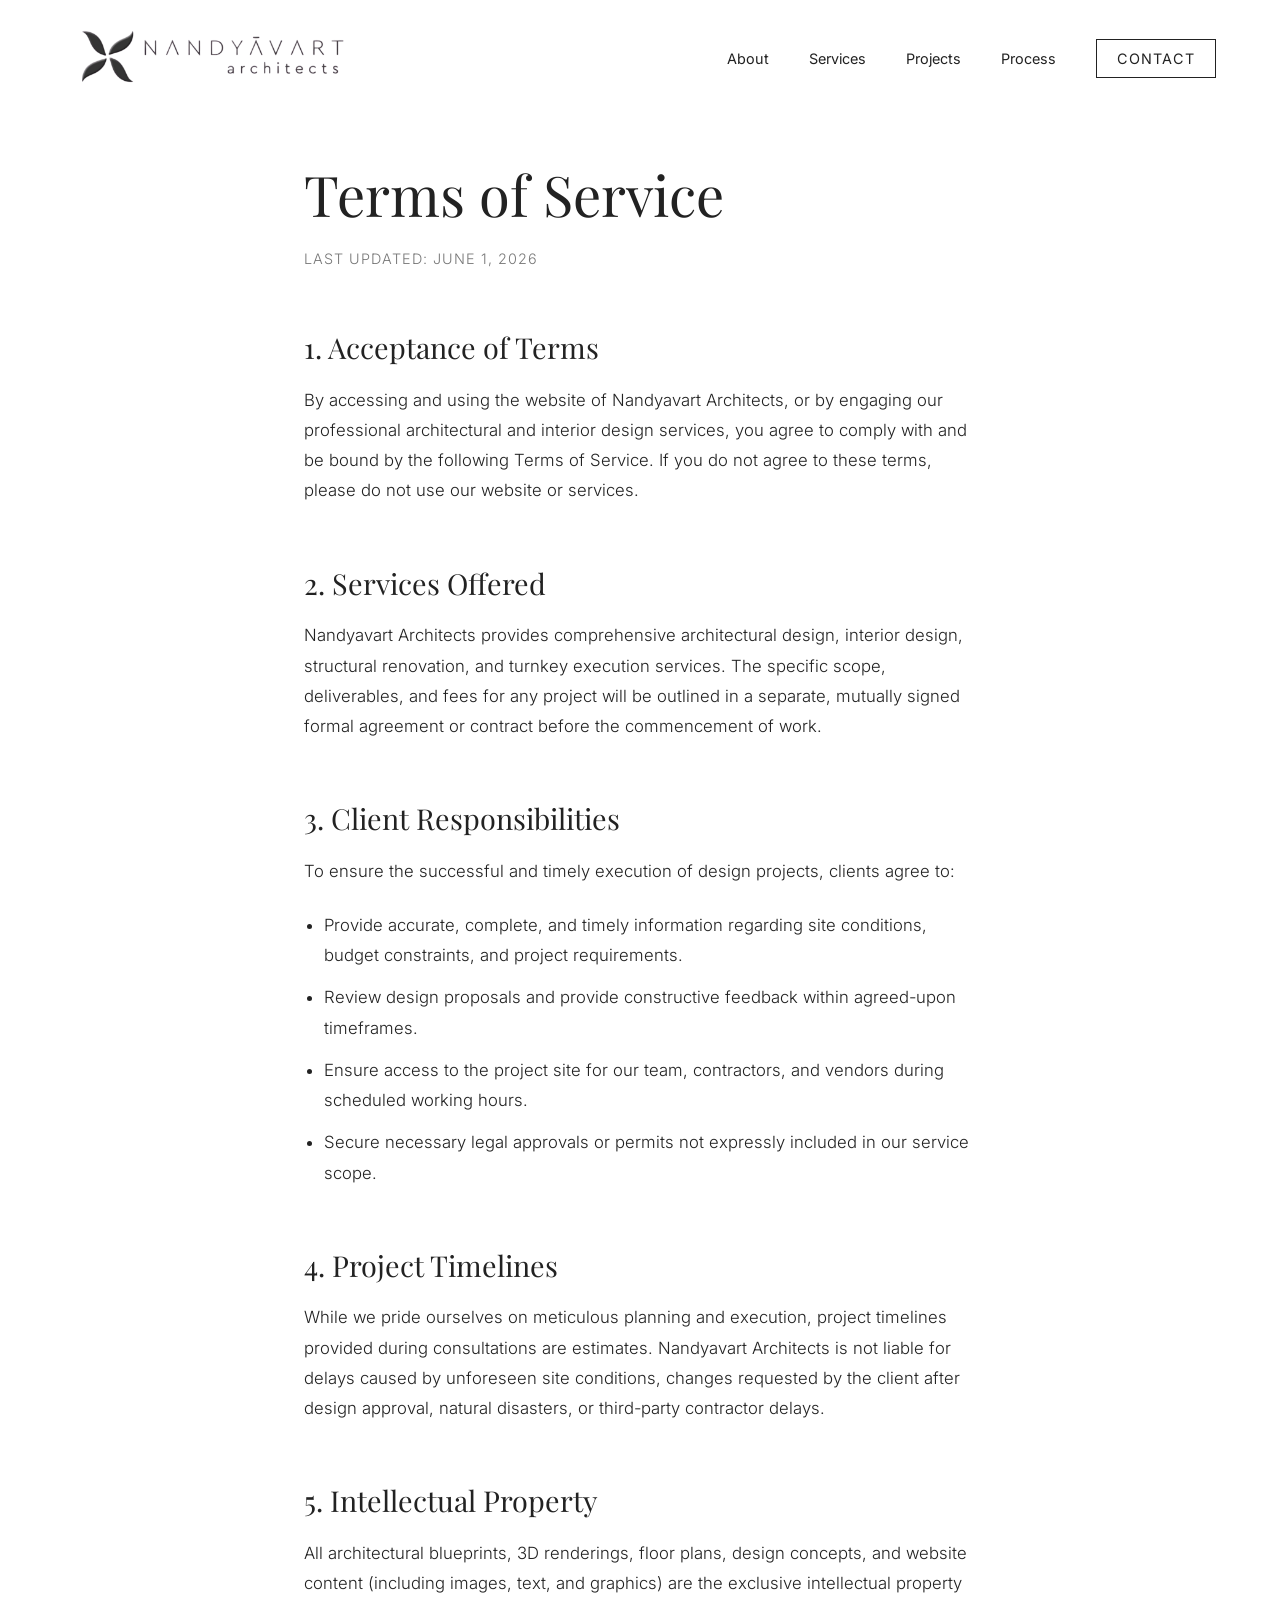
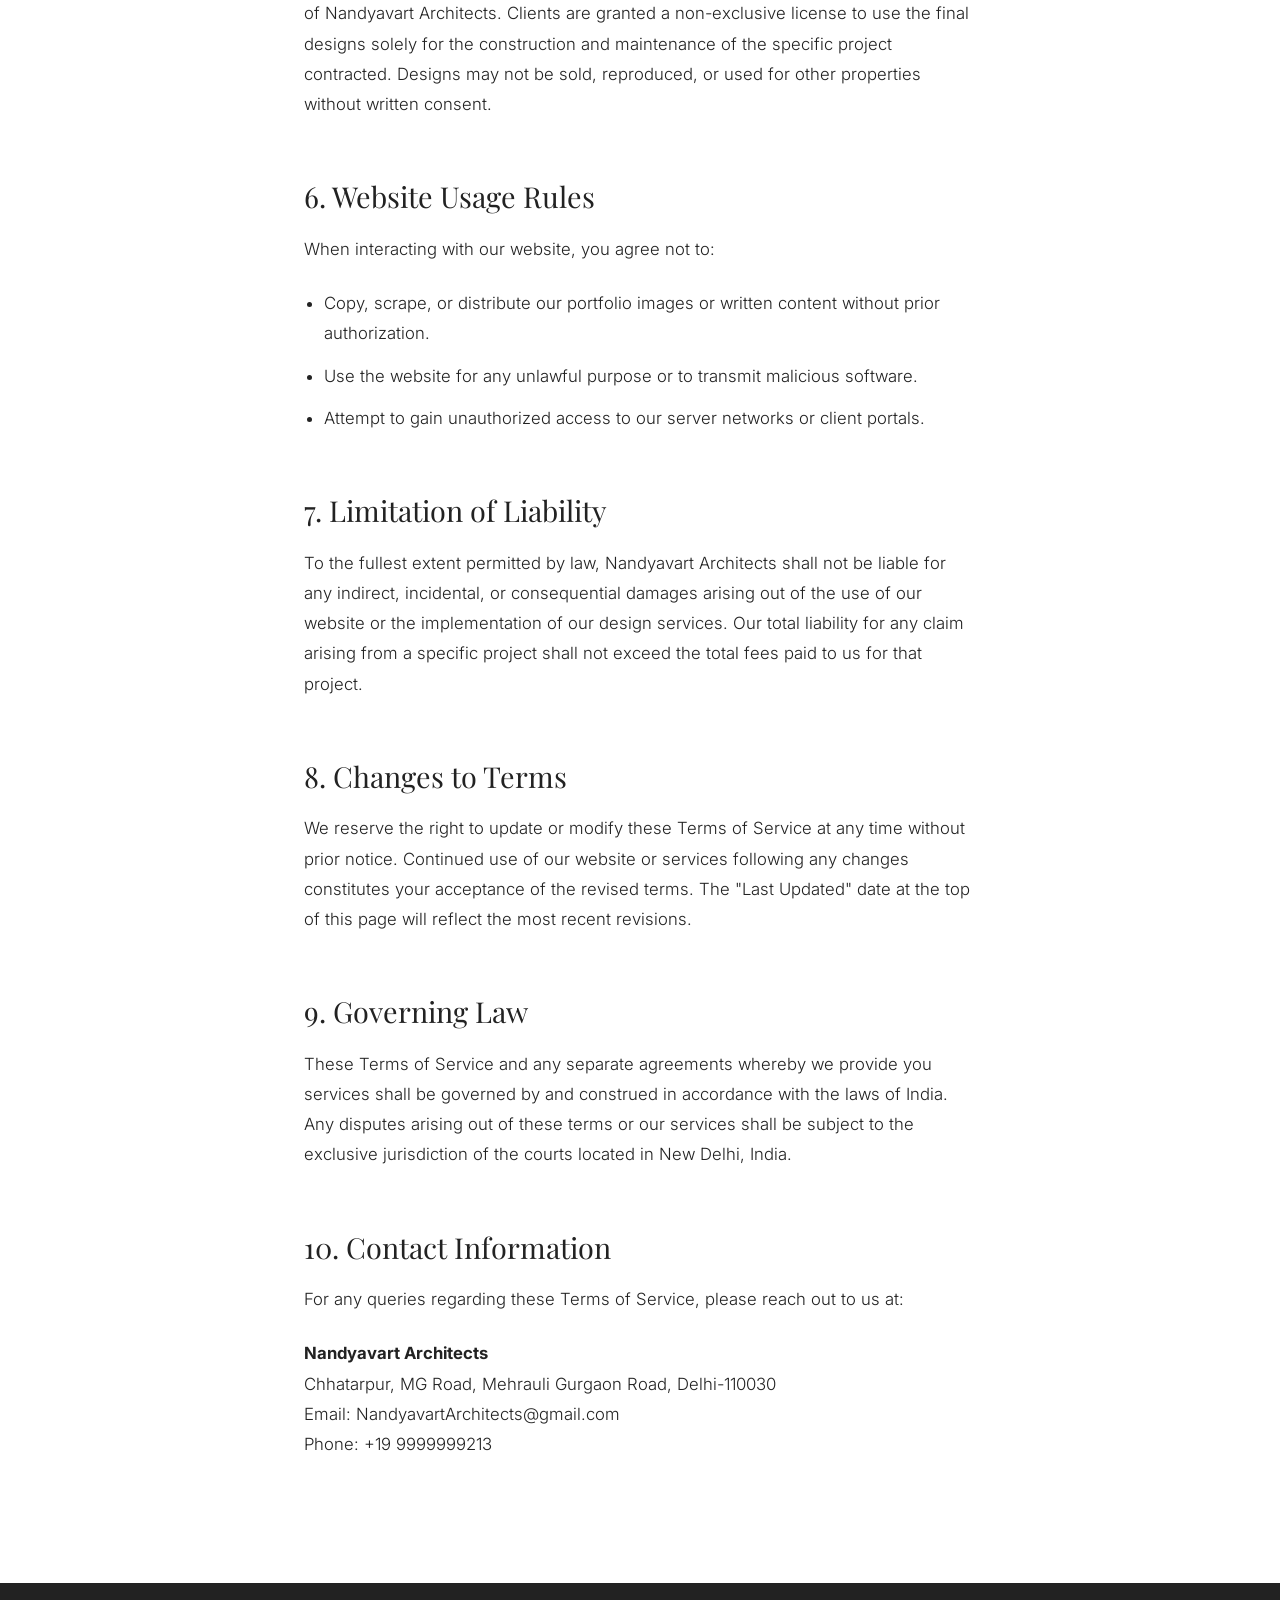
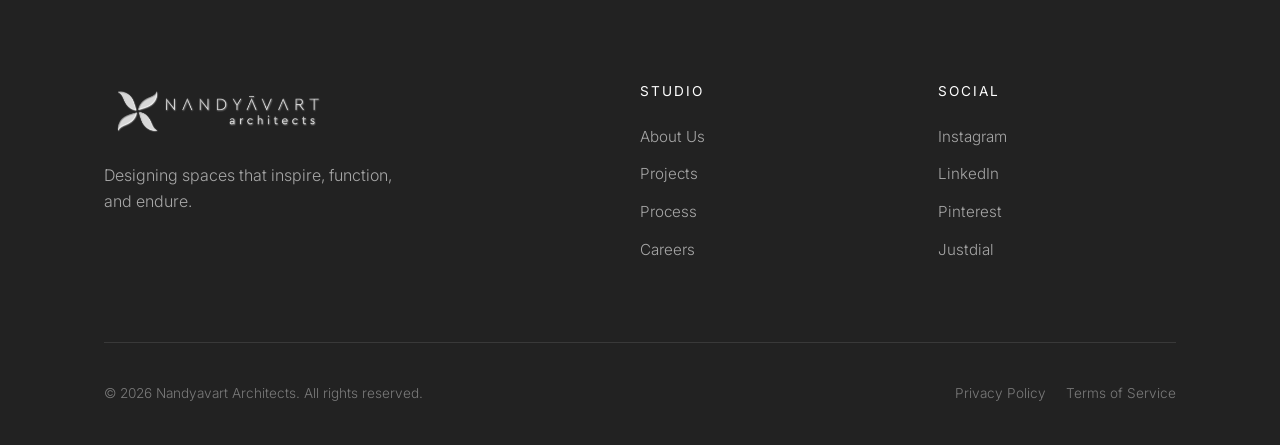
<file: terms-of-service.html>
<!DOCTYPE html>
<html lang="en">
<head>
    <!-- Google Analytics -->
    <script async src="https://www.googletagmanager.com/gtag/js?id=G-MJM17N1HHV"></script>
    <script>
        window.dataLayer = window.dataLayer || [];
        function gtag(){dataLayer.push(arguments);}
        gtag('js', new Date());
        gtag('config', 'G-MJM17N1HHV');
    </script>
    <meta name="description" content="Terms of Service for Nandyavart Architects, outlining legal terms for architecture, luxury farmhouse, villa, and interior design services.">
    <link rel="canonical" href="https://www.nandyavartarchitects.com/terms-of-service.html">
    <meta property="og:title" content="Terms of Service | Nandyavart Architects">
    <meta property="og:description" content="Terms of Service for Nandyavart Architects, outlining legal terms for architecture, luxury farmhouse, villa, and interior design services.">
    <meta property="og:url" content="https://www.nandyavartarchitects.com/terms-of-service.html">
    <meta property="og:type" content="website">
    <meta property="og:image" content="https://www.nandyavartarchitects.com/images/hero/website%20hero%20img.jpeg">
    <meta property="og:site_name" content="Nandyavart Architects">
    <meta name="twitter:card" content="summary_large_image">
    <meta name="twitter:title" content="Terms of Service | Nandyavart Architects">
    <meta name="twitter:description" content="Terms of Service for Nandyavart Architects, outlining legal terms for architecture, luxury farmhouse, villa, and interior design services.">
    <meta name="twitter:image" content="https://www.nandyavartarchitects.com/images/hero/website%20hero%20img.jpeg">
    <meta charset="UTF-8">
    <meta name="viewport" content="width=device-width, initial-scale=1.0">
    <title>Terms of Service | Nandyavart Architects</title>
    <link rel="icon" href="images/favicon%20img/favicon.jpg" type="image/jpeg">
    <link rel="shortcut icon" href="images/favicon%20img/favicon.jpg" type="image/jpeg">
    <link rel="stylesheet" href="css/styles.css">
    <link rel="preconnect" href="https://fonts.googleapis.com">
    <link rel="preconnect" href="https://fonts.gstatic.com" crossorigin>
    <link href="https://fonts.googleapis.com/css2?family=Playfair+Display:wght@400;500;600&family=Inter:wght@300;400;500&display=swap" rel="stylesheet">
</head>
<body>
    <!-- Navigation -->
    <nav class="navbar">
        <div class="nav-container">
            <a href="index.html#home" class="logo-link"><img src="images/logo/logo.png" alt="Nandyavart Architects Logo" class="brand-logo"></a>
            <ul class="nav-links">
                <li><a href="index.html#about">About</a></li>
                <li><a href="index.html#services">Services</a></li>
                <li><a href="index.html#projects">Projects</a></li>
                <li><a href="index.html#process">Process</a></li>
                <li><a href="index.html#contact" class="btn-outline-small">Contact</a></li>
            </ul>
            <div class="menu-toggle">
                <span class="bar"></span>
                <span class="bar"></span>
            </div>
        </div>
    </nav>

    <!-- Terms of Service Content -->
    <main class="legal-page fade-up">
        <div class="container legal-content">
            <h1>Terms of Service</h1>
            <span class="last-updated">Last Updated: June 1, 2026</span>

            <h2>1. Acceptance of Terms</h2>
            <p>By accessing and using the website of Nandyavart Architects, or by engaging our professional architectural and interior design services, you agree to comply with and be bound by the following Terms of Service. If you do not agree to these terms, please do not use our website or services.</p>

            <h2>2. Services Offered</h2>
            <p>Nandyavart Architects provides comprehensive architectural design, interior design, structural renovation, and turnkey execution services. The specific scope, deliverables, and fees for any project will be outlined in a separate, mutually signed formal agreement or contract before the commencement of work.</p>

            <h2>3. Client Responsibilities</h2>
            <p>To ensure the successful and timely execution of design projects, clients agree to:</p>
            <ul>
                <li>Provide accurate, complete, and timely information regarding site conditions, budget constraints, and project requirements.</li>
                <li>Review design proposals and provide constructive feedback within agreed-upon timeframes.</li>
                <li>Ensure access to the project site for our team, contractors, and vendors during scheduled working hours.</li>
                <li>Secure necessary legal approvals or permits not expressly included in our service scope.</li>
            </ul>

            <h2>4. Project Timelines</h2>
            <p>While we pride ourselves on meticulous planning and execution, project timelines provided during consultations are estimates. Nandyavart Architects is not liable for delays caused by unforeseen site conditions, changes requested by the client after design approval, natural disasters, or third-party contractor delays.</p>

            <h2>5. Intellectual Property</h2>
            <p>All architectural blueprints, 3D renderings, floor plans, design concepts, and website content (including images, text, and graphics) are the exclusive intellectual property of Nandyavart Architects. Clients are granted a non-exclusive license to use the final designs solely for the construction and maintenance of the specific project contracted. Designs may not be sold, reproduced, or used for other properties without written consent.</p>

            <h2>6. Website Usage Rules</h2>
            <p>When interacting with our website, you agree not to:</p>
            <ul>
                <li>Copy, scrape, or distribute our portfolio images or written content without prior authorization.</li>
                <li>Use the website for any unlawful purpose or to transmit malicious software.</li>
                <li>Attempt to gain unauthorized access to our server networks or client portals.</li>
            </ul>

            <h2>7. Limitation of Liability</h2>
            <p>To the fullest extent permitted by law, Nandyavart Architects shall not be liable for any indirect, incidental, or consequential damages arising out of the use of our website or the implementation of our design services. Our total liability for any claim arising from a specific project shall not exceed the total fees paid to us for that project.</p>

            <h2>8. Changes to Terms</h2>
            <p>We reserve the right to update or modify these Terms of Service at any time without prior notice. Continued use of our website or services following any changes constitutes your acceptance of the revised terms. The "Last Updated" date at the top of this page will reflect the most recent revisions.</p>

            <h2>9. Governing Law</h2>
            <p>These Terms of Service and any separate agreements whereby we provide you services shall be governed by and construed in accordance with the laws of India. Any disputes arising out of these terms or our services shall be subject to the exclusive jurisdiction of the courts located in New Delhi, India.</p>

            <h2>10. Contact Information</h2>
            <p>For any queries regarding these Terms of Service, please reach out to us at:</p>
            <p>
                <strong>Nandyavart Architects</strong><br>
                Chhatarpur, MG Road, Mehrauli Gurgaon Road, Delhi-110030<br>
                Email: <a href="mailto:NandyavartArchitects@gmail.com">NandyavartArchitects@gmail.com</a><br>
                Phone: <a href="tel:+19999999213">+19 9999999213</a>
            </p>
        </div>
    </main>

    <!-- Footer -->
    <footer class="footer">
        <div class="container">
            <div class="footer-grid">
                <div class="footer-brand">
                    <a href="index.html#home" class="logo-link"><img src="images/logo/logo-footer.png" alt="Nandyavart Architects Footer Logo" class="brand-logo footer-logo"></a>
                    <p>Designing spaces that inspire, function, and endure.</p>
                </div>
                <div class="footer-links">
                    <h4>Studio</h4>
                    <ul>
                        <li><a href="index.html#about">About Us</a></li>
                        <li><a href="index.html#projects">Projects</a></li>
                        <li><a href="index.html#process">Process</a></li>
                        <li><a href="#">Careers</a></li>
                    </ul>
                </div>
                <div class="footer-links">
                    <h4>Social</h4>
                    <ul>
                        <li><a href="https://www.instagram.com/nandyavartarchitects/" target="_blank" rel="noopener noreferrer">Instagram</a></li>
                        <li><a href="https://www.linkedin.com/company/124223921/admin/dashboard/" target="_blank" rel="noopener noreferrer">LinkedIn</a></li>
                        <li><a href="https://www.pinterest.com/nandyavartarchitects/" target="_blank" rel="noopener noreferrer">Pinterest</a></li>
                        <li><a href="https://www.justdial.com/Delhi/Nandyavart-Architects-Chhatarpur-Mehrauli-Gurgaon-Road/011PXX11-XX11-260318134311-F3C1_BZDET?auto=1&trkid=2315396980&term=" target="_blank" rel="noopener noreferrer">Justdial</a></li>
                    </ul>
                </div>
            </div>
            <div class="footer-bottom">
                <p>&copy; 2026 Nandyavart Architects. All rights reserved.</p>
                <div class="legal-links">
                    <a href="privacy-policy.html">Privacy Policy</a>
                    <a href="terms-of-service.html">Terms of Service</a>
                </div>
            </div>
        </div>
    </footer>

    <script src="js/script.js"></script>
</body>
</html>
</file>
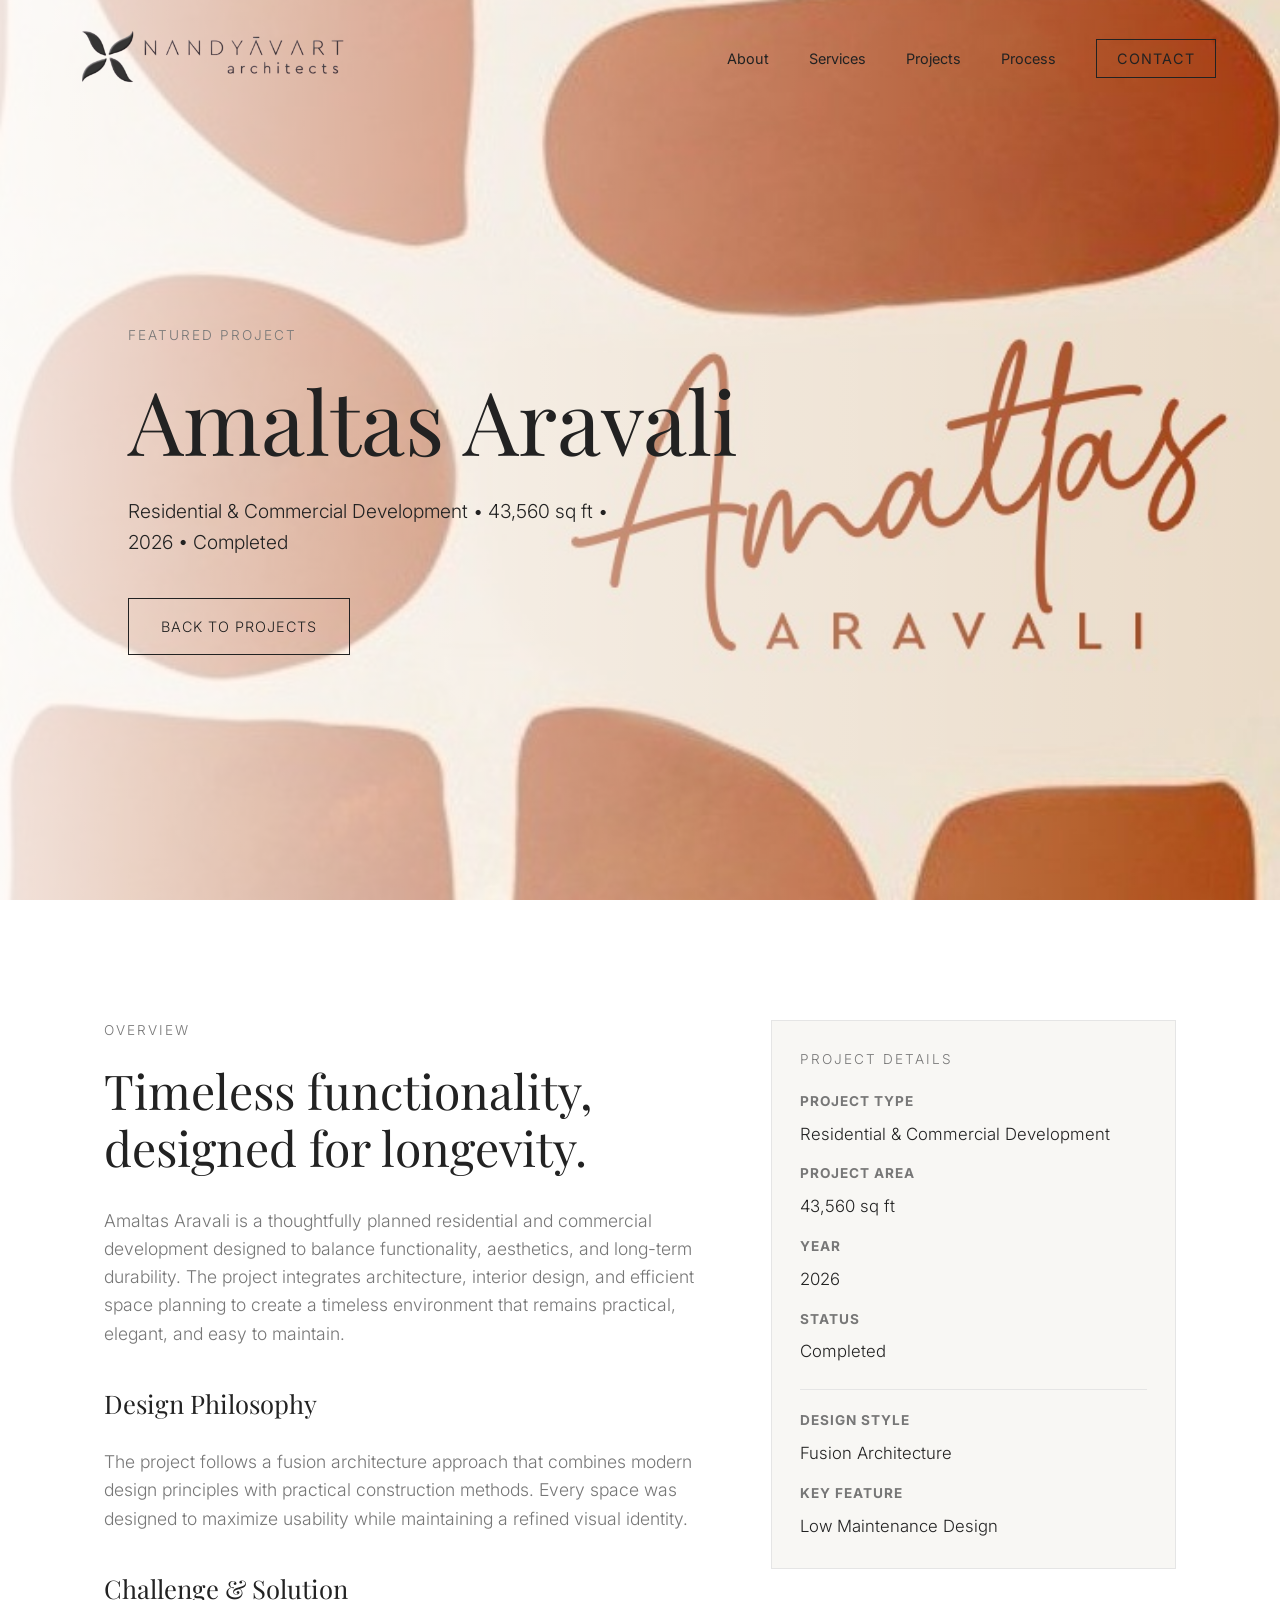
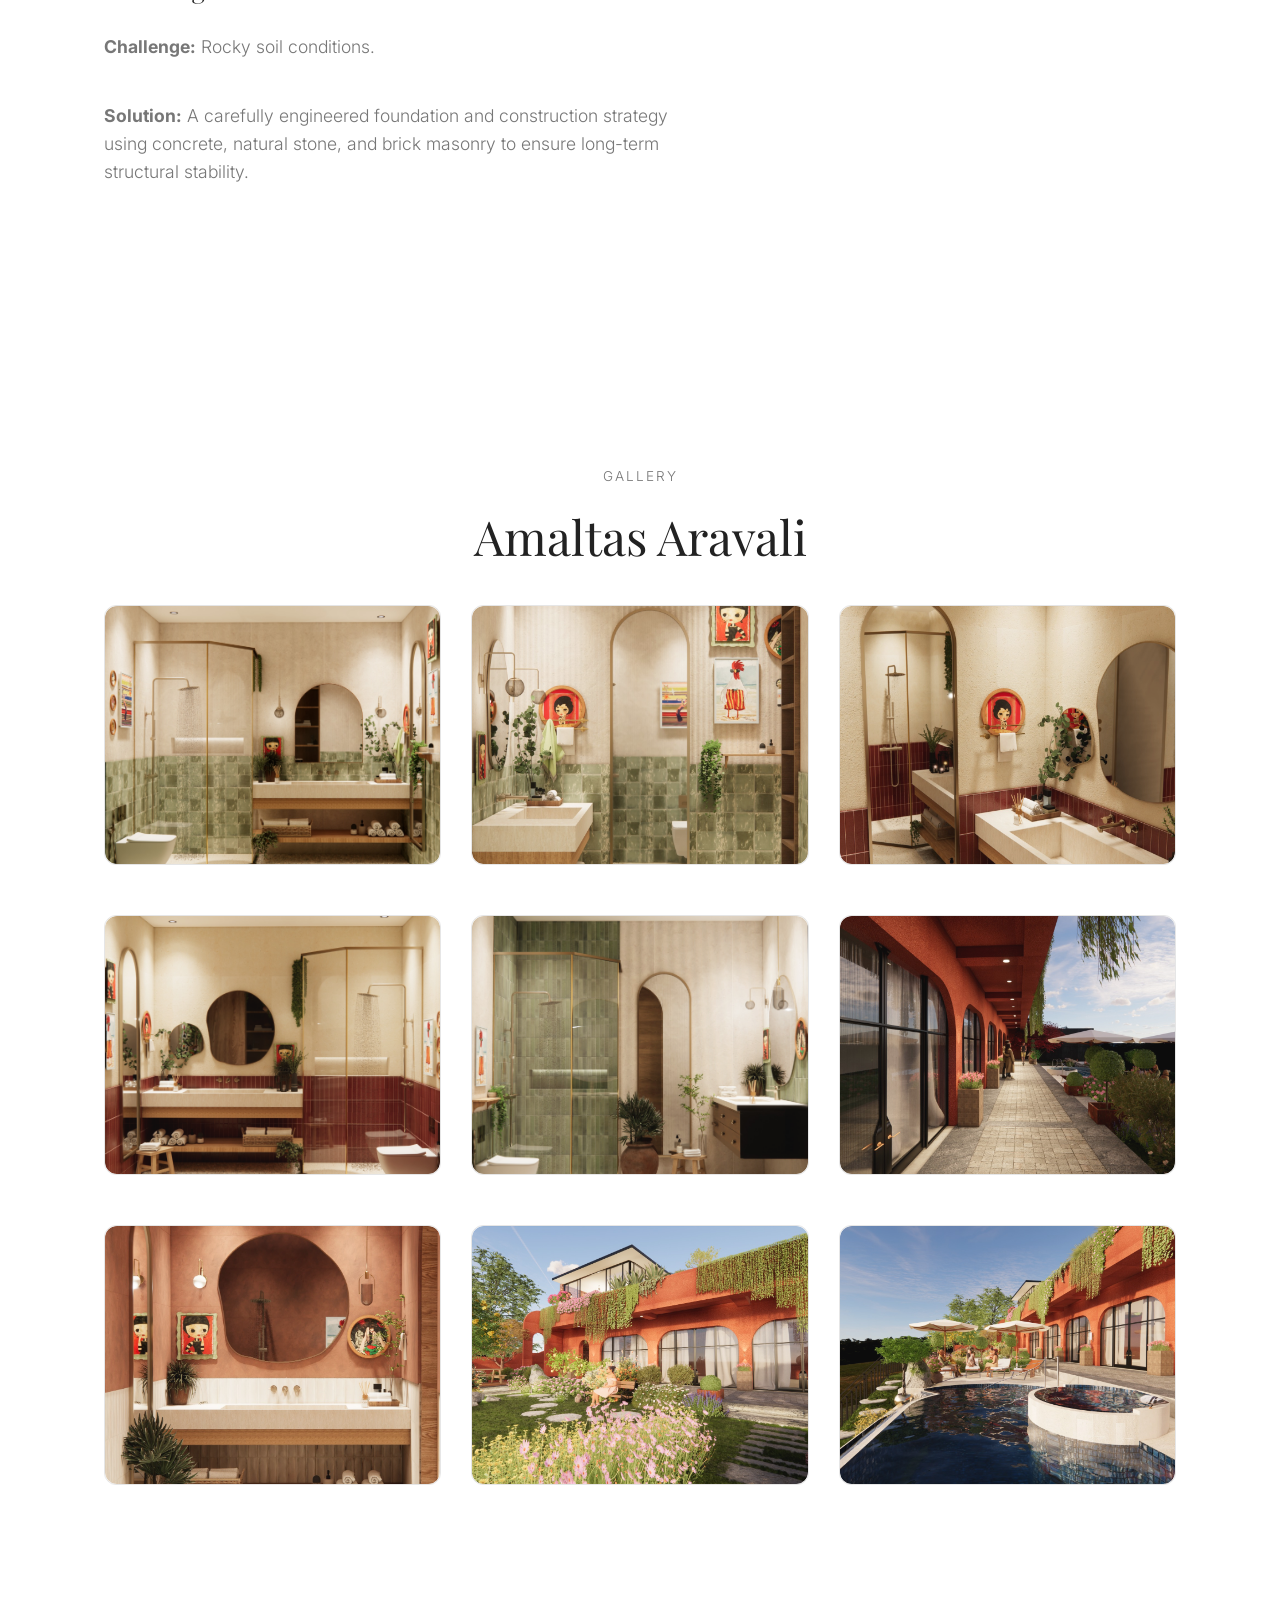
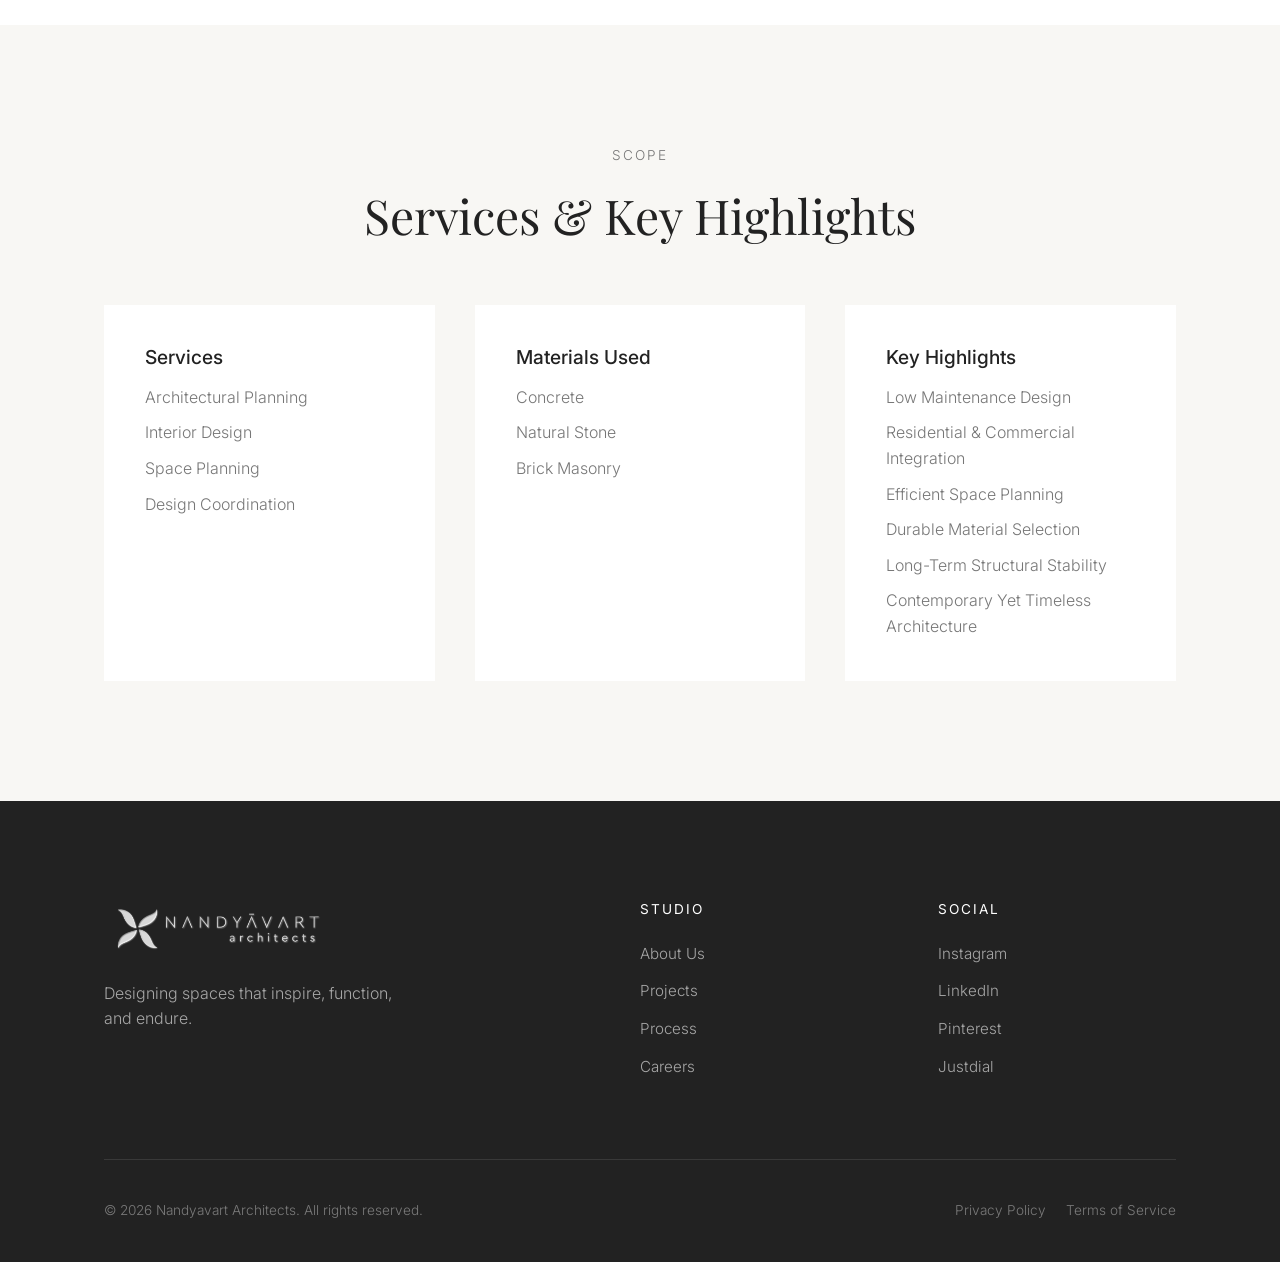
<file: tmp_amaltas.html>
<!DOCTYPE html>
<html lang="en">
<head>
    <meta charset="UTF-8">
    <meta name="viewport" content="width=device-width, initial-scale=1.0">
    <title>Amaltas Aravali | Nandyavart Architects</title>
    <meta name="description" content="Amaltas Aravali - Residential & Commercial Development by Nandyavart Architects." >
    <link rel="icon" href="../images/favicon%20img/favicon.jpg" type="image/jpeg">
    <link rel="shortcut icon" href="../images/favicon%20img/favicon.jpg" type="image/jpeg">
    <link rel="stylesheet" href="../css/styles.css">
    <link rel="preconnect" href="https://fonts.googleapis.com">
    <link rel="preconnect" href="https://fonts.gstatic.com" crossorigin>
    <link href="https://fonts.googleapis.com/css2?family=Playfair+Display:wght@400;500;600&family=Inter:wght@300;400;500&display=swap" rel="stylesheet">
</head>
<body>
    <!-- Navigation -->
    <nav class="navbar">
        <div class="nav-container">
            <a href="index.html#home" class="logo-link"><img src="../images/logo/logo.png" alt="Nandyavart Architects Logo" class="brand-logo"></a>
            <ul class="nav-links">
                <li><a href="index.html#about">About</a></li>
                <li><a href="index.html#services">Services</a></li>
                <li><a href="index.html#projects">Projects</a></li>
                <li><a href="index.html#process">Process</a></li>
                <li><a href="index.html#contact" class="btn-outline-small">Contact</a></li>
            </ul>
            <div class="menu-toggle">
                <span class="bar"></span>
                <span class="bar"></span>
            </div>
        </div>
    </nav>

    <!-- Project Hero -->
    <header class="hero" id="project-hero">
        <div class="hero-image" style="background-image: url('../images/projects/project1/amaltas-aravali.jpeg');"></div>
        <div class="hero-content fade-up">
            <span class="section-subtitle">Featured Project</span>
            <h1>Amaltas Aravali</h1>
            <p>Residential &amp; Commercial Development • 43,560 sq ft • 2026 • Completed</p>
            <div class="hero-buttons">
                <a href="index.html#projects" class="btn btn-outline">Back to Projects</a>
            </div>
        </div>
    </header>

    <!-- Project Overview -->
    <section class="about" id="project-overview">
        <div class="container">
            <div class="about-grid" style="grid-template-columns: 1.2fr 0.8fr; gap: 60px;">
                <div class="about-text fade-up">
                    <span class="section-subtitle">Overview</span>
                    <h2>Timeless functionality, designed for longevity.</h2>
                    <p>
                        Amaltas Aravali is a thoughtfully planned residential and commercial development designed to balance functionality,
                        aesthetics, and long-term durability. The project integrates architecture, interior design, and efficient space
                        planning to create a timeless environment that remains practical, elegant, and easy to maintain.
                    </p>

                    <h2 style="font-size: 1.6rem; margin-top: 36px;">Design Philosophy</h2>
                    <p>
                        The project follows a fusion architecture approach that combines modern design principles with practical
                        construction methods. Every space was designed to maximize usability while maintaining a refined visual identity.
                    </p>

                    <h2 style="font-size: 1.6rem; margin-top: 36px;">Challenge &amp; Solution</h2>
                    <p><strong>Challenge:</strong> Rocky soil conditions.</p>
                    <p><strong>Solution:</strong> A carefully engineered foundation and construction strategy using concrete, natural stone, and brick masonry to ensure long-term structural stability.</p>
                </div>

                <aside class="fade-up delay-1" style="align-self: start;">
                    <div style="background: var(--color-off-white); border: 1px solid var(--color-border); padding: 28px;">
                        <span class="section-subtitle">Project Details</span>
                        <div style="display: grid; gap: 16px;">
                            <div>
                                <strong style="display:block; font-size: 0.85rem; text-transform: uppercase; letter-spacing: 1px; color: var(--color-grey);">Project Type</strong>
                                <p style="margin-top: 8px; color: var(--color-charcoal); font-size: 1.05rem;">Residential &amp; Commercial Development</p>
                            </div>
                            <div>
                                <strong style="display:block; font-size: 0.85rem; text-transform: uppercase; letter-spacing: 1px; color: var(--color-grey);">Project Area</strong>
                                <p style="margin-top: 8px; color: var(--color-charcoal); font-size: 1.05rem;">43,560 sq ft</p>
                            </div>
                            <div>
                                <strong style="display:block; font-size: 0.85rem; text-transform: uppercase; letter-spacing: 1px; color: var(--color-grey);">Year</strong>
                                <p style="margin-top: 8px; color: var(--color-charcoal); font-size: 1.05rem;">2026</p>
                            </div>
                            <div>
                                <strong style="display:block; font-size: 0.85rem; text-transform: uppercase; letter-spacing: 1px; color: var(--color-grey);">Status</strong>
                                <p style="margin-top: 8px; color: var(--color-charcoal); font-size: 1.05rem;">Completed</p>
                            </div>
                        </div>

                        <div style="margin-top: 24px; border-top: 1px solid var(--color-border); padding-top: 20px;">
                            <strong style="display:block; font-size: 0.85rem; text-transform: uppercase; letter-spacing: 1px; color: var(--color-grey);">Design Style</strong>
                            <p style="margin-top: 8px; color: var(--color-charcoal); font-size: 1.05rem;">Fusion Architecture</p>

                            <strong style="display:block; font-size: 0.85rem; text-transform: uppercase; letter-spacing: 1px; color: var(--color-grey); margin-top: 16px;">Key Feature</strong>
                            <p style="margin-top: 8px; color: var(--color-charcoal); font-size: 1.05rem;">Low Maintenance Design</p>
                        </div>
                    </div>
                </aside>
            </div>
        </div>
    </section>

    <!-- Gallery (images to be added by user later) -->
    <section class="projects" id="project-gallery">
        <div class="container">
            <div class="section-header fade-up text-center" style="margin-bottom: 10px;">
                <span class="section-subtitle">Gallery</span>
                <h2 style="margin-bottom: 30px;">Amaltas Aravali</h2>
            </div>

            <div class="project-grid" style="grid-template-columns: repeat(3, 1fr);">
                <div class="project-card fade-up" style="pointer-events:none;">
                    <div class="project-img-wrapper" style="border: 1px solid var(--color-border); border-radius: 12px; overflow: hidden;">
<img src="../images/projects/project1/project1-img1.jpeg" alt="Amaltas Aravali image 1" style="border-radius: 12px;">
                    </div>
                </div>

                <div class="project-card fade-up delay-1" style="pointer-events:none; opacity:0.95;">
                    <div class="project-img-wrapper" style="border: 1px solid var(--color-border); border-radius: 12px; overflow: hidden;">
<img src="../images/projects/project1/project1-img2.jpeg" alt="Amaltas Aravali image 2" style="border-radius: 12px;">
                    </div>
                </div>

                <div class="project-card fade-up delay-2" style="pointer-events:none; opacity:0.95;">
                    <div class="project-img-wrapper" style="border: 1px solid var(--color-border); border-radius: 12px; overflow: hidden;">
<img src="../images/projects/project1/project1-img3.jpeg" alt="Amaltas Aravali image 3" style="border-radius: 12px;">
                    </div>
                </div>

                <div class="project-card fade-up" style="pointer-events:none; opacity:0.95;">
                    <div class="project-img-wrapper" style="border: 1px solid var(--color-border); border-radius: 12px; overflow: hidden;">
<img src="../images/projects/project1/project1-img4.jpeg" alt="Amaltas Aravali image 4" style="border-radius: 12px;">
                    </div>
                </div>

                <div class="project-card fade-up delay-1" style="pointer-events:none; opacity:0.95;">
                    <div class="project-img-wrapper" style="border: 1px solid var(--color-border); border-radius: 12px; overflow: hidden;">
                        <img src="../images/projects/project1/project1-img5.jpeg" alt="Amaltas Aravali image 5" style="border-radius: 12px;">
                    </div>
                </div>

                <div class="project-card fade-up delay-2" style="pointer-events:none; opacity:0.95;">
                    <div class="project-img-wrapper" style="border: 1px solid var(--color-border); border-radius: 12px; overflow: hidden;">
                        <img src="../images/projects/project1/project1-img12.jpeg" alt="Amaltas Aravali image 6" style="border-radius: 12px;">
                    </div>
                </div>

                <div class="project-card fade-up" style="pointer-events:none; opacity:0.95;">
                    <div class="project-img-wrapper" style="border: 1px solid var(--color-border); border-radius: 12px; overflow: hidden;">
                        <img src="../images/projects/project1/project1-img7.jpeg" alt="Amaltas Aravali image 7" style="border-radius: 12px;">
                    </div>
                </div>

                <div class="project-card fade-up delay-1" style="pointer-events:none; opacity:0.95;">
                    <div class="project-img-wrapper" style="border: 1px solid var(--color-border); border-radius: 12px; overflow: hidden;">
                        <img src="../images/projects/project1/project1-img10.jpeg" alt="Amaltas Aravali image 8" style="border-radius: 12px;">
                    </div>
                </div>

                <div class="project-card fade-up delay-2" style="pointer-events:none; opacity:0.95;">
                    <div class="project-img-wrapper" style="border: 1px solid var(--color-border); border-radius: 12px; overflow: hidden;">
                        <img src="../images/projects/project1/project1-img9.jpeg" alt="Amaltas Aravali image 9" style="border-radius: 12px;">
                    </div>
                </div>
            </div>
        </div>
    </section>

    <!-- Services, Materials & Highlights -->
    <section class="services bg-light" id="project-details">
        <div class="container">
            <div class="section-header text-center fade-up">
                <span class="section-subtitle">Scope</span>
                <h2>Services &amp; Key Highlights</h2>
            </div>

            <div class="services-grid" style="grid-template-columns: repeat(3, 1fr);">
                <div class="service-card fade-up">
                    <h3>Services</h3>
                    <p style="margin-top: 10px;">Architectural Planning</p>
                    <p style="margin-top: 10px;">Interior Design</p>
                    <p style="margin-top: 10px;">Space Planning</p>
                    <p style="margin-top: 10px;">Design Coordination</p>
                </div>

                <div class="service-card fade-up delay-1">
                    <h3>Materials Used</h3>
                    <p style="margin-top: 10px;">Concrete</p>
                    <p style="margin-top: 10px;">Natural Stone</p>
                    <p style="margin-top: 10px;">Brick Masonry</p>
                </div>

                <div class="service-card fade-up delay-2">
                    <h3>Key Highlights</h3>
                    <p style="margin-top: 10px;">Low Maintenance Design</p>
                    <p style="margin-top: 10px;">Residential &amp; Commercial Integration</p>
                    <p style="margin-top: 10px;">Efficient Space Planning</p>
                    <p style="margin-top: 10px;">Durable Material Selection</p>
                    <p style="margin-top: 10px;">Long-Term Structural Stability</p>
                    <p style="margin-top: 10px;">Contemporary Yet Timeless Architecture</p>
                </div>
            </div>
        </div>
    </section>

    <!-- Footer -->
    <footer class="footer">
        <div class="container">
            <div class="footer-grid">
                <div class="footer-brand">
                    <a href="index.html#home" class="logo-link"><img src="../images/logo/logo-footer.png" alt="Nandyavart Architects Footer Logo" class="brand-logo footer-logo"></a>
                    <p>Designing spaces that inspire, function, and endure.</p>
                </div>
                <div class="footer-links">
                    <h4>Studio</h4>
                    <ul>
                        <li><a href="index.html#about">About Us</a></li>
                        <li><a href="index.html#projects">Projects</a></li>
                        <li><a href="index.html#process">Process</a></li>
                        <li><a href="#">Careers</a></li>
                    </ul>
                </div>
                <div class="footer-links">
                    <h4>Social</h4>
                    <ul>
                        <li><a href="https://www.instagram.com/nandyavartarchitects/" target="_blank" rel="noopener noreferrer">Instagram</a></li>
                        <li><a href="https://www.linkedin.com/company/124223921/admin/dashboard/" target="_blank" rel="noopener noreferrer">LinkedIn</a></li>
                        <li><a href="https://www.pinterest.com/nandyavartarchitects/" target="_blank" rel="noopener noreferrer">Pinterest</a></li>
                        <li><a href="https://www.justdial.com/Delhi/Nandyavart-Architects-Chhatarpur-Mehrauli-Gurgaon-Road/011PXX11-XX11-260318134311-F3C1_BZDET?auto=1&trkid=2315396980&term=" target="_blank" rel="noopener noreferrer">Justdial</a></li>
                    </ul>
                </div>
            </div>
            <div class="footer-bottom">
                <p>&copy; 2026 Nandyavart Architects. All rights reserved.</p>
                <div class="legal-links">
                    <a href="privacy-policy.html">Privacy Policy</a>
                    <a href="terms-of-service.html">Terms of Service</a>
                </div>
            </div>
        </div>
    </footer>

    <script src="../js/script.js"></script>
</body>
</html>
</file>
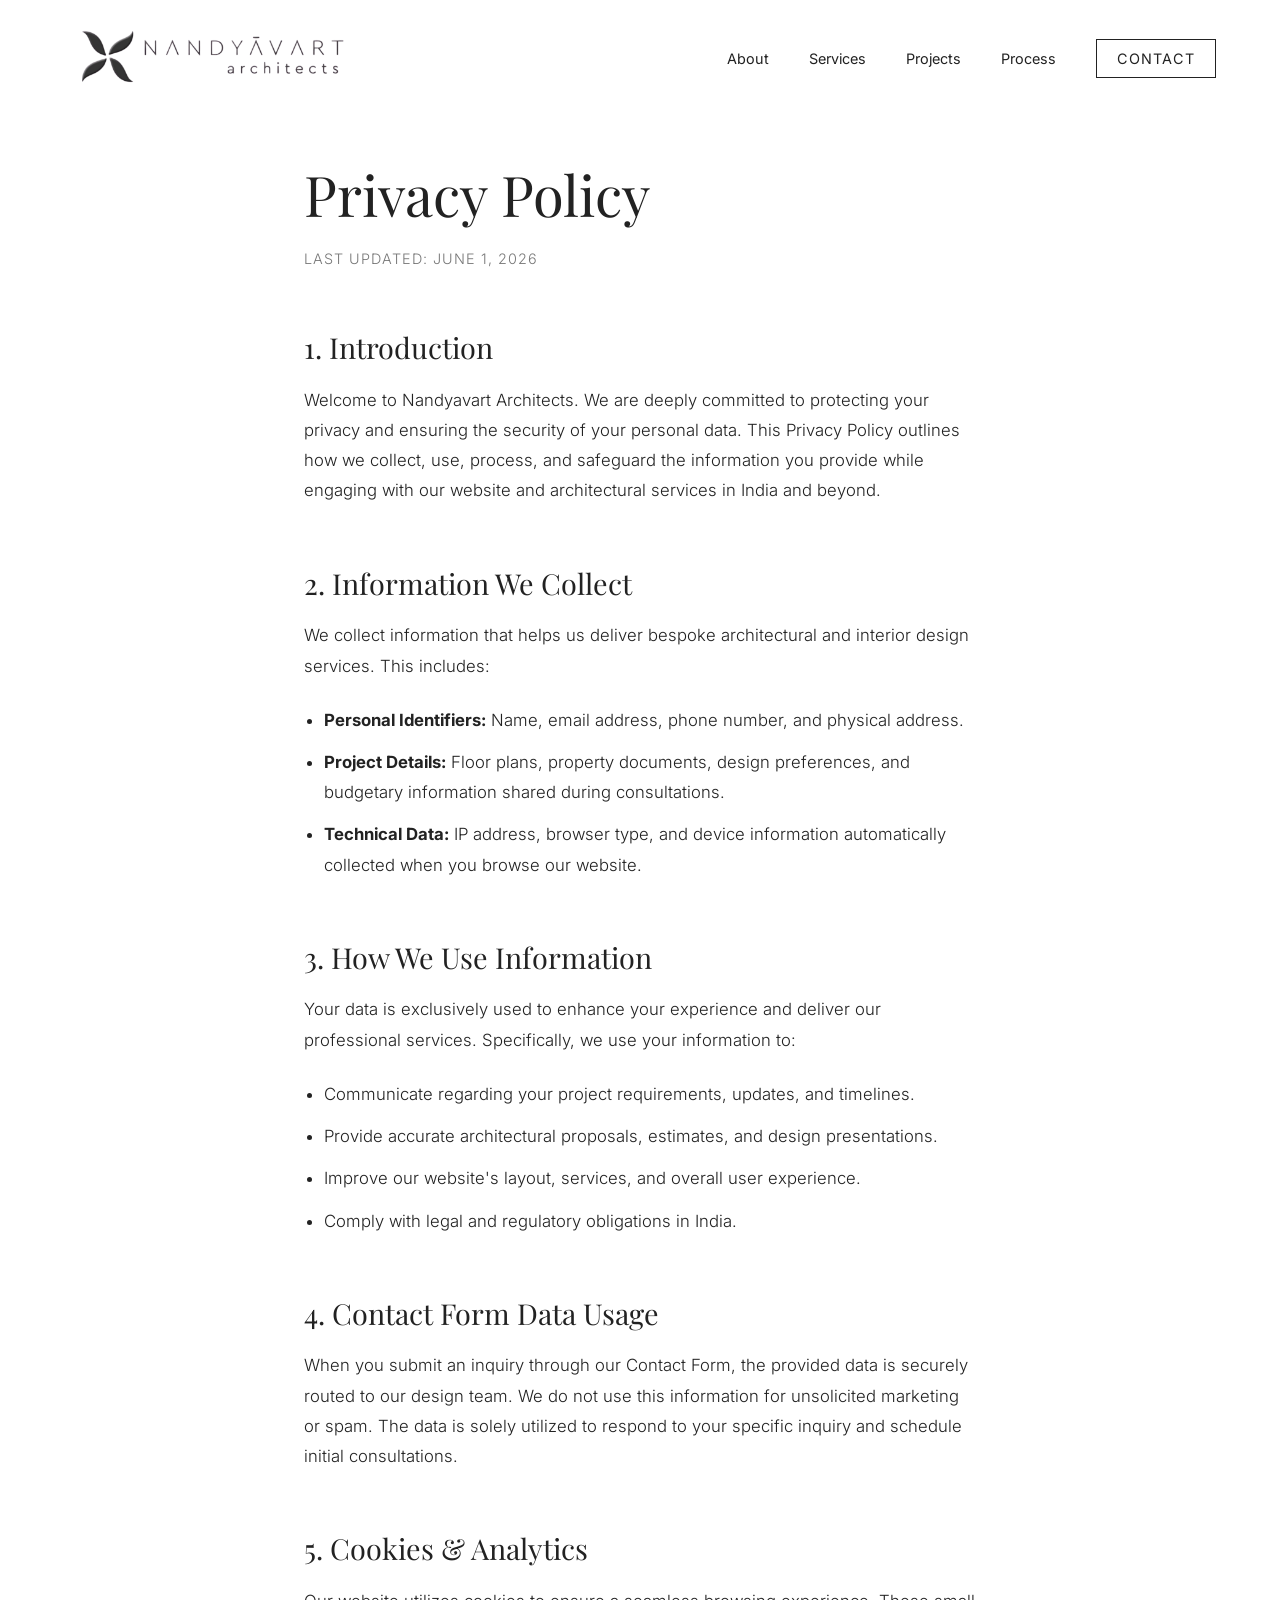
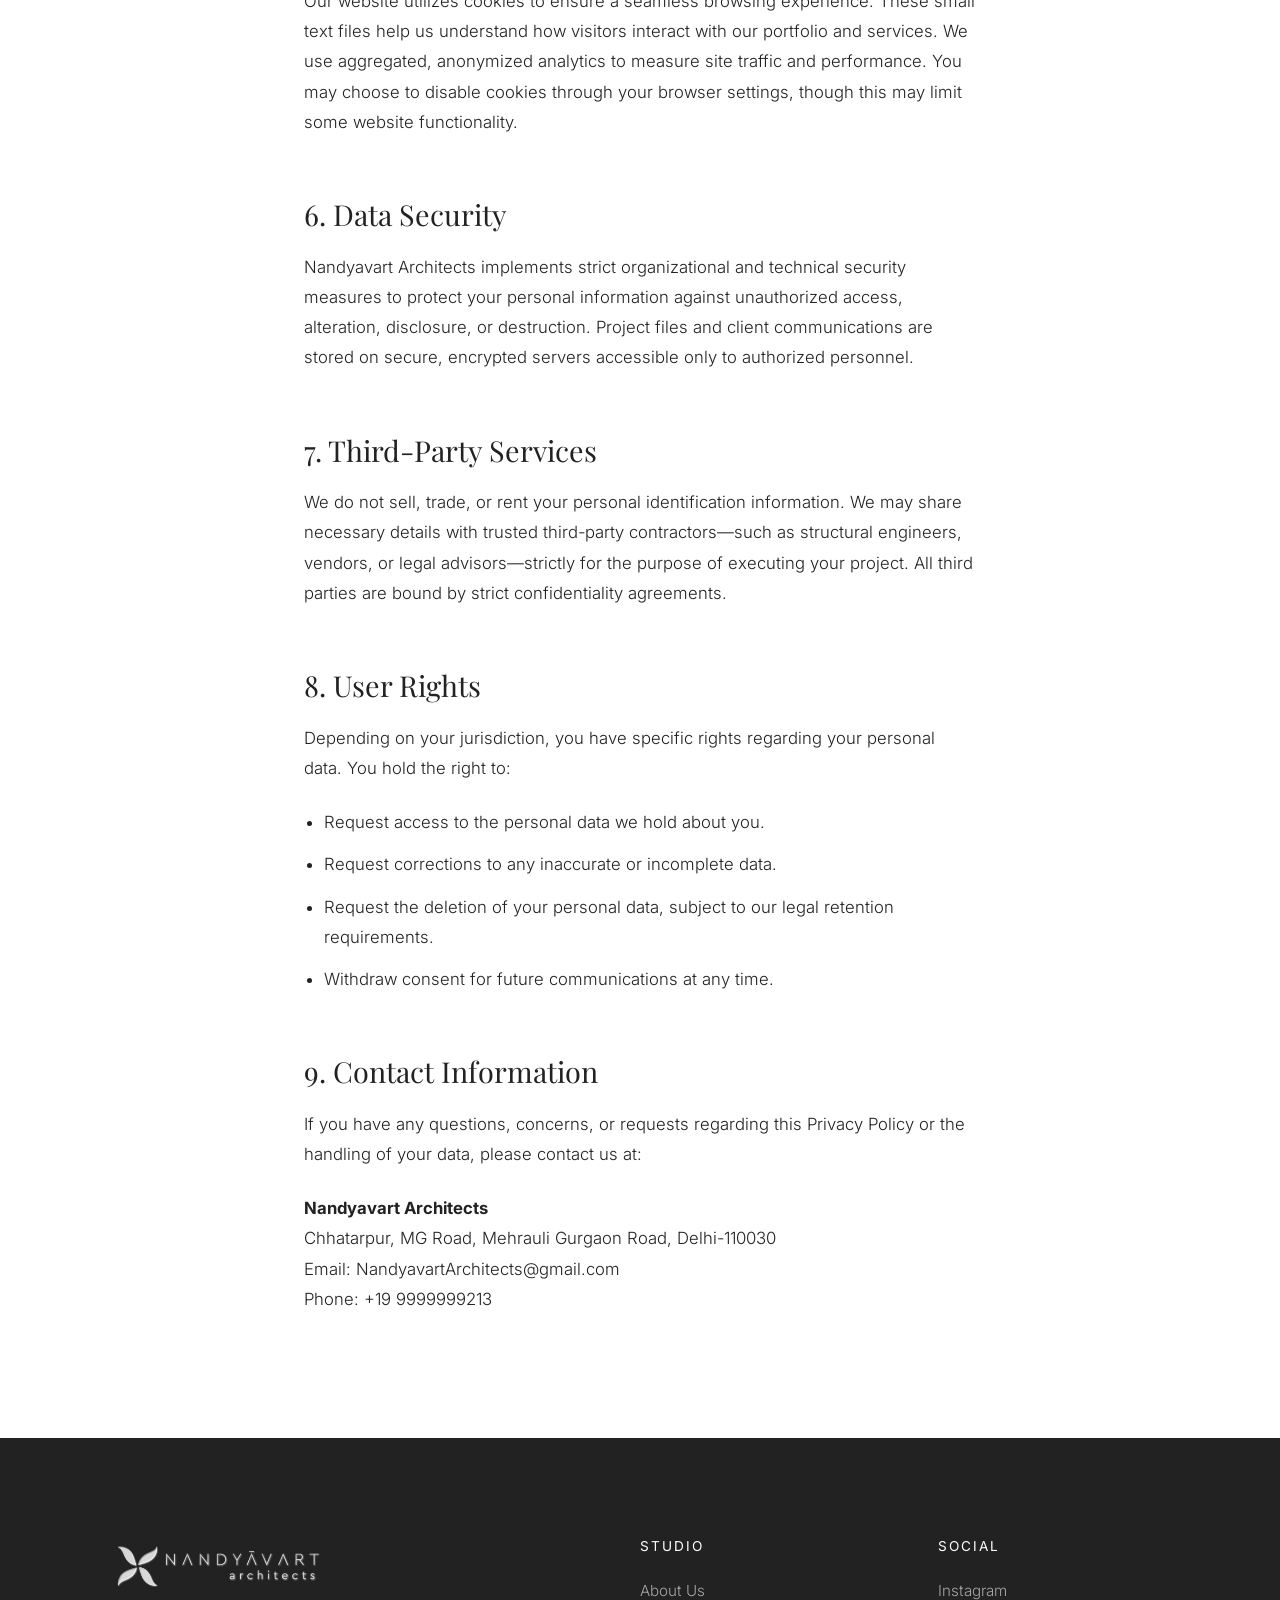
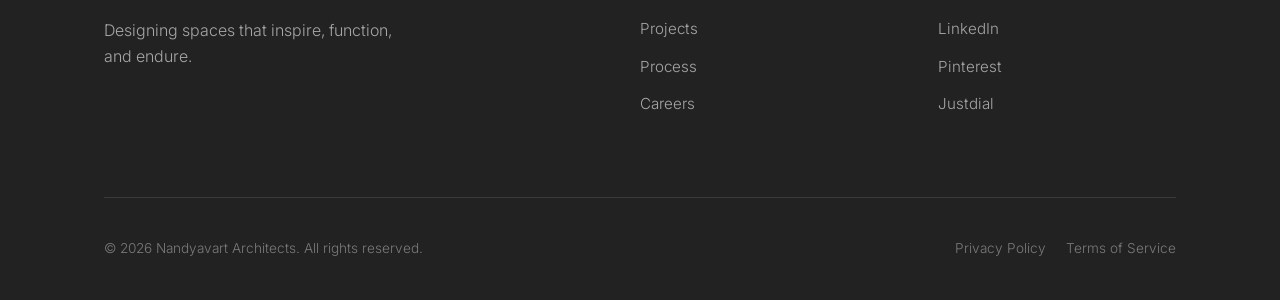
<file: tmp_priv.html>
<!DOCTYPE html>
<html lang="en">
<head>
    <meta charset="UTF-8">
    <meta name="viewport" content="width=device-width, initial-scale=1.0">
    <title>Privacy Policy | Nandyavart Architects</title>
    <meta name="description" content="Privacy Policy for Nandyavart Architects.">
    <link rel="icon" href="../images/favicon%20img/favicon.jpg" type="image/jpeg">
    <link rel="shortcut icon" href="../images/favicon%20img/favicon.jpg" type="image/jpeg">
    <link rel="stylesheet" href="../css/styles.css">
    <link rel="preconnect" href="https://fonts.googleapis.com">
    <link rel="preconnect" href="https://fonts.gstatic.com" crossorigin>
    <link href="https://fonts.googleapis.com/css2?family=Playfair+Display:wght@400;500;600&family=Inter:wght@300;400;500&display=swap" rel="stylesheet">
</head>
<body>
    <!-- Navigation -->
    <nav class="navbar">
        <div class="nav-container">
            <a href="index.html#home" class="logo-link"><img src="../images/logo/logo.png" alt="Nandyavart Architects Logo" class="brand-logo"></a>
            <ul class="nav-links">
                <li><a href="index.html#about">About</a></li>
                <li><a href="index.html#services">Services</a></li>
                <li><a href="index.html#projects">Projects</a></li>
                <li><a href="index.html#process">Process</a></li>
                <li><a href="index.html#contact" class="btn-outline-small">Contact</a></li>
            </ul>
            <div class="menu-toggle">
                <span class="bar"></span>
                <span class="bar"></span>
            </div>
        </div>
    </nav>

    <!-- Privacy Policy Content -->
    <main class="legal-page fade-up">
        <div class="container legal-content">
            <h1>Privacy Policy</h1>
            <span class="last-updated">Last Updated: June 1, 2026</span>

            <h2>1. Introduction</h2>
            <p>Welcome to Nandyavart Architects. We are deeply committed to protecting your privacy and ensuring the security of your personal data. This Privacy Policy outlines how we collect, use, process, and safeguard the information you provide while engaging with our website and architectural services in India and beyond.</p>

            <h2>2. Information We Collect</h2>
            <p>We collect information that helps us deliver bespoke architectural and interior design services. This includes:</p>
            <ul>
                <li><strong>Personal Identifiers:</strong> Name, email address, phone number, and physical address.</li>
                <li><strong>Project Details:</strong> Floor plans, property documents, design preferences, and budgetary information shared during consultations.</li>
                <li><strong>Technical Data:</strong> IP address, browser type, and device information automatically collected when you browse our website.</li>
            </ul>

            <h2>3. How We Use Information</h2>
            <p>Your data is exclusively used to enhance your experience and deliver our professional services. Specifically, we use your information to:</p>
            <ul>
                <li>Communicate regarding your project requirements, updates, and timelines.</li>
                <li>Provide accurate architectural proposals, estimates, and design presentations.</li>
                <li>Improve our website's layout, services, and overall user experience.</li>
                <li>Comply with legal and regulatory obligations in India.</li>
            </ul>

            <h2>4. Contact Form Data Usage</h2>
            <p>When you submit an inquiry through our Contact Form, the provided data is securely routed to our design team. We do not use this information for unsolicited marketing or spam. The data is solely utilized to respond to your specific inquiry and schedule initial consultations.</p>

            <h2>5. Cookies & Analytics</h2>
            <p>Our website utilizes cookies to ensure a seamless browsing experience. These small text files help us understand how visitors interact with our portfolio and services. We use aggregated, anonymized analytics to measure site traffic and performance. You may choose to disable cookies through your browser settings, though this may limit some website functionality.</p>

            <h2>6. Data Security</h2>
            <p>Nandyavart Architects implements strict organizational and technical security measures to protect your personal information against unauthorized access, alteration, disclosure, or destruction. Project files and client communications are stored on secure, encrypted servers accessible only to authorized personnel.</p>

            <h2>7. Third-Party Services</h2>
            <p>We do not sell, trade, or rent your personal identification information. We may share necessary details with trusted third-party contractors—such as structural engineers, vendors, or legal advisors—strictly for the purpose of executing your project. All third parties are bound by strict confidentiality agreements.</p>

            <h2>8. User Rights</h2>
            <p>Depending on your jurisdiction, you have specific rights regarding your personal data. You hold the right to:</p>
            <ul>
                <li>Request access to the personal data we hold about you.</li>
                <li>Request corrections to any inaccurate or incomplete data.</li>
                <li>Request the deletion of your personal data, subject to our legal retention requirements.</li>
                <li>Withdraw consent for future communications at any time.</li>
            </ul>

            <h2>9. Contact Information</h2>
            <p>If you have any questions, concerns, or requests regarding this Privacy Policy or the handling of your data, please contact us at:</p>
            <p>
                <strong>Nandyavart Architects</strong><br>
                Chhatarpur, MG Road, Mehrauli Gurgaon Road, Delhi-110030<br>
                Email: <a href="mailto:NandyavartArchitects@gmail.com">NandyavartArchitects@gmail.com</a><br>
                Phone: <a href="tel:+19999999213">+19 9999999213</a>
            </p>
        </div>
    </main>

    <!-- Footer -->
    <footer class="footer">
        <div class="container">
            <div class="footer-grid">
                <div class="footer-brand">
                    <a href="index.html#home" class="logo-link"><img src="../images/logo/logo-footer.png" alt="Nandyavart Architects Footer Logo" class="brand-logo footer-logo"></a>
                    <p>Designing spaces that inspire, function, and endure.</p>
                </div>
                <div class="footer-links">
                    <h4>Studio</h4>
                    <ul>
                        <li><a href="index.html#about">About Us</a></li>
                        <li><a href="index.html#projects">Projects</a></li>
                        <li><a href="index.html#process">Process</a></li>
                        <li><a href="#">Careers</a></li>
                    </ul>
                </div>
                <div class="footer-links">
                    <h4>Social</h4>
                    <ul>
                        <li><a href="https://www.instagram.com/nandyavartarchitects/" target="_blank" rel="noopener noreferrer">Instagram</a></li>
                        <li><a href="https://www.linkedin.com/company/124223921/admin/dashboard/" target="_blank" rel="noopener noreferrer">LinkedIn</a></li>
                        <li><a href="https://www.pinterest.com/nandyavartarchitects/" target="_blank" rel="noopener noreferrer">Pinterest</a></li>
                        <li><a href="https://www.justdial.com/Delhi/Nandyavart-Architects-Chhatarpur-Mehrauli-Gurgaon-Road/011PXX11-XX11-260318134311-F3C1_BZDET?auto=1&trkid=2315396980&term=" target="_blank" rel="noopener noreferrer">Justdial</a></li>
                    </ul>
                </div>
            </div>
            <div class="footer-bottom">
                <p>&copy; 2026 Nandyavart Architects. All rights reserved.</p>
                <div class="legal-links">
                    <a href="privacy-policy.html">Privacy Policy</a>
                    <a href="terms-of-service.html">Terms of Service</a>
                </div>
            </div>
        </div>
    </footer>

    <script src="../js/script.js"></script>
</body>
</html>
</file>
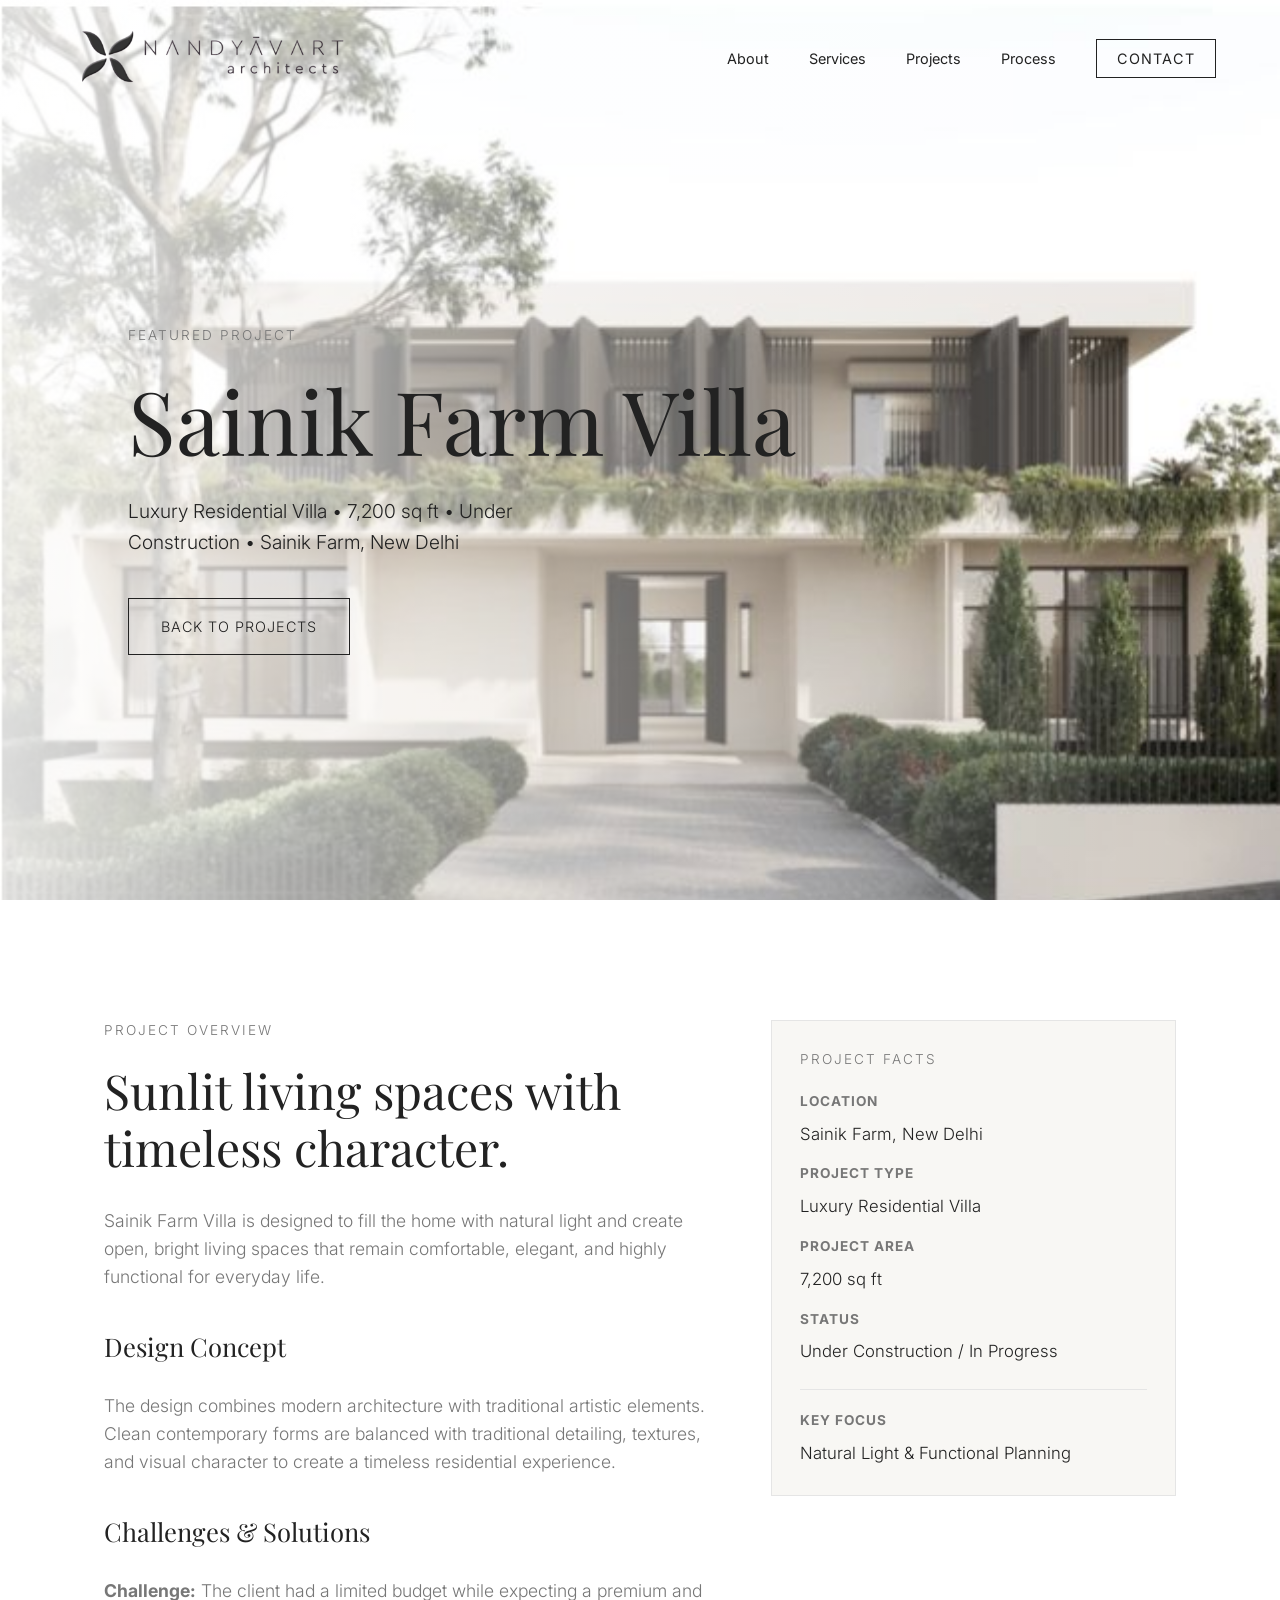
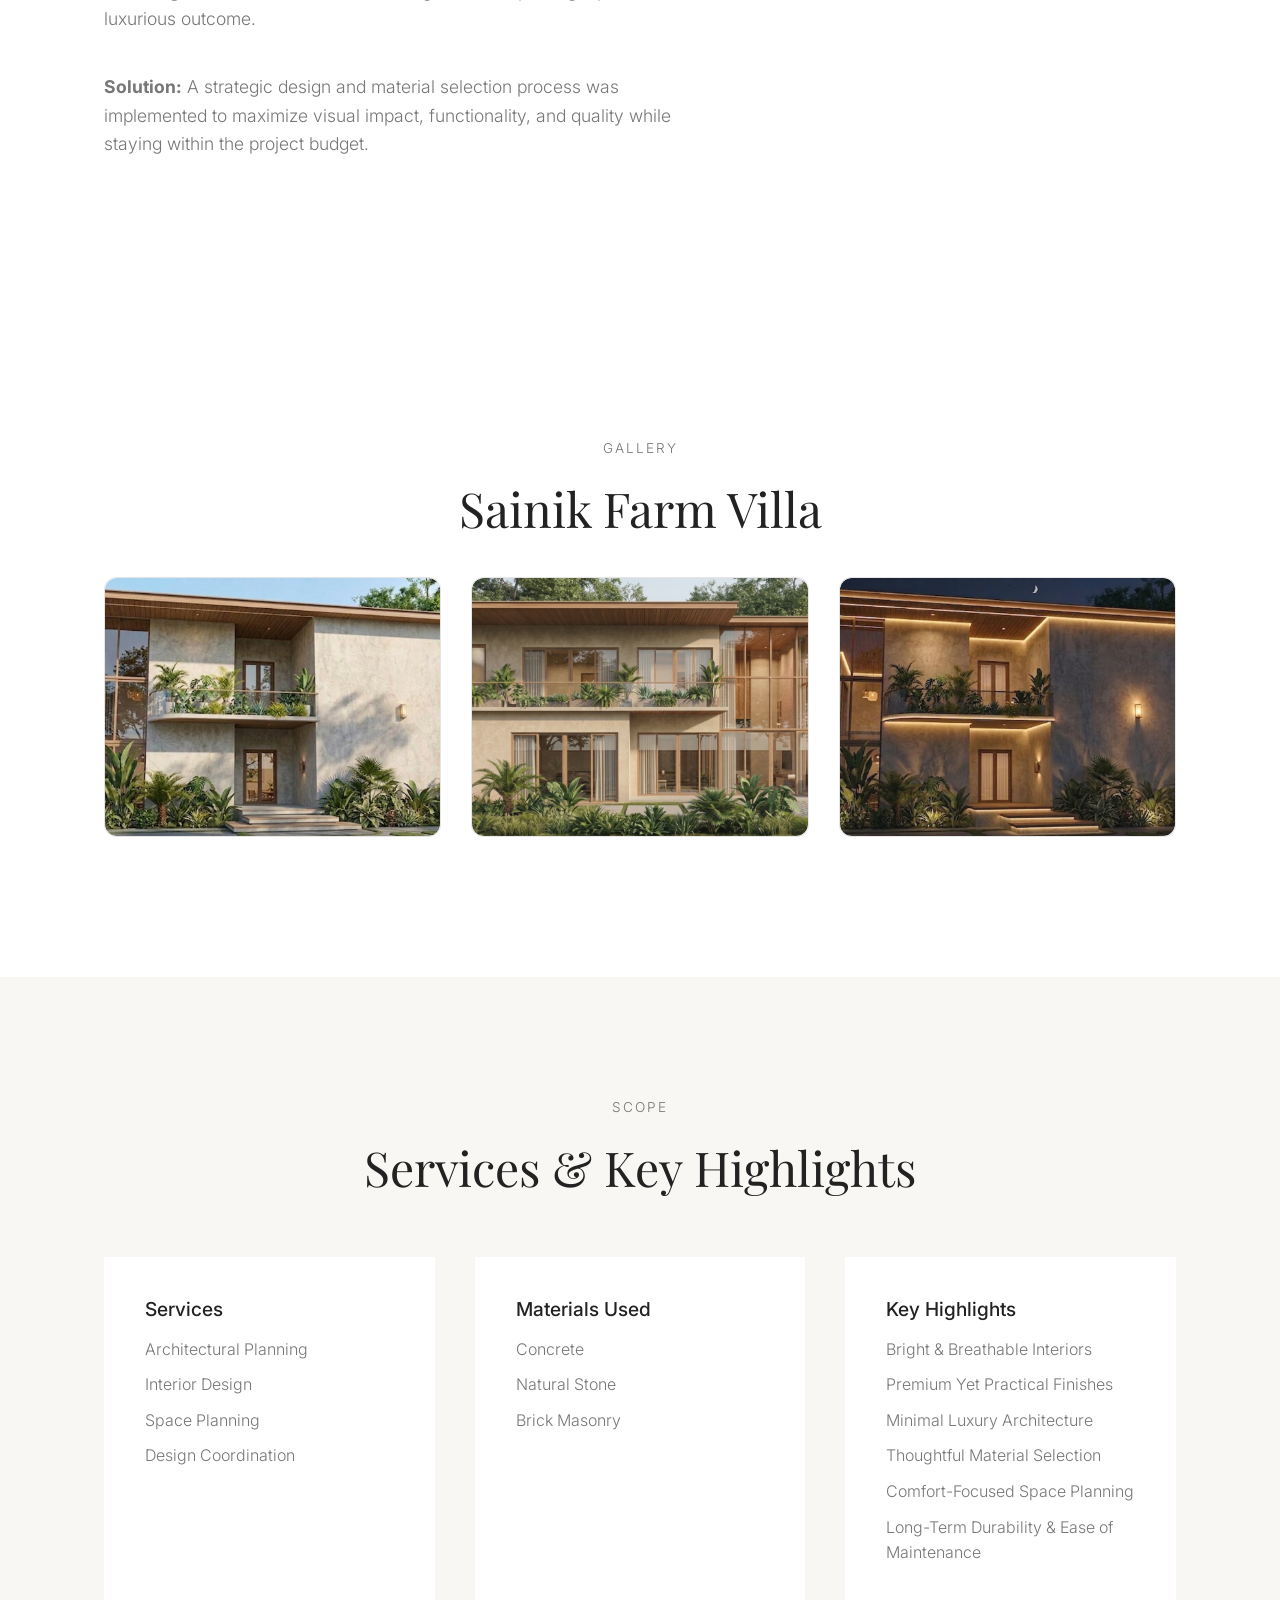
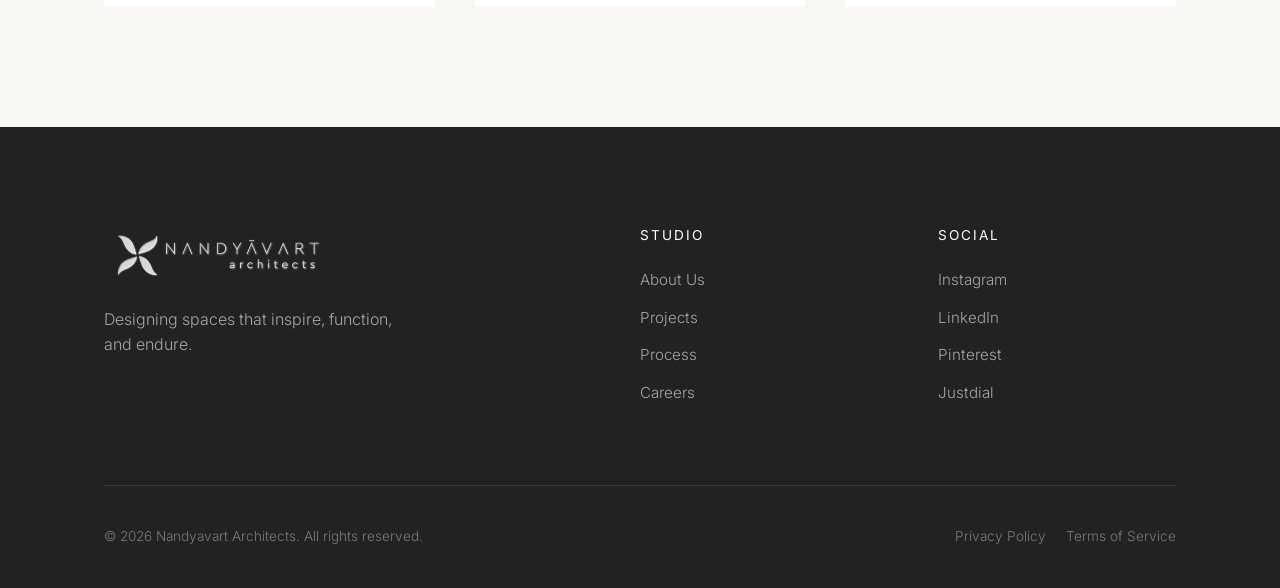
<file: tmp_sainik.html>
<!DOCTYPE html>
<html lang="en">
<head>
    <meta charset="UTF-8">
    <meta name="viewport" content="width=device-width, initial-scale=1.0">
    <title>Sainik Farm Villa | Nandyavart Architects</title>
    <meta name="description" content="Sainik Farm Villa - Luxury Residential Villa by Nandyavart Architects." >
    <link rel="icon" href="../images/favicon%20img/favicon.jpg" type="image/jpeg">
    <link rel="shortcut icon" href="../images/favicon%20img/favicon.jpg" type="image/jpeg">
    <link rel="stylesheet" href="../css/styles.css">
    <link rel="preconnect" href="https://fonts.googleapis.com">
    <link rel="preconnect" href="https://fonts.gstatic.com" crossorigin>
    <link href="https://fonts.googleapis.com/css2?family=Playfair+Display:wght@400;500;600&family=Inter:wght@300;400;500&display=swap" rel="stylesheet">
</head>
<body>
    <!-- Navigation -->
    <nav class="navbar">
        <div class="nav-container">
            <a href="index.html#home" class="logo-link"><img src="../images/logo/logo.png" alt="Nandyavart Architects Logo" class="brand-logo"></a>
            <ul class="nav-links">
                <li><a href="index.html#about">About</a></li>
                <li><a href="index.html#services">Services</a></li>
                <li><a href="index.html#projects">Projects</a></li>
                <li><a href="index.html#process">Process</a></li>
                <li><a href="index.html#contact" class="btn-outline-small">Contact</a></li>
            </ul>
            <div class="menu-toggle">
                <span class="bar"></span>
                <span class="bar"></span>
            </div>
        </div>
    </nav>

    <!-- Project Hero -->
    <header class="hero" id="project-hero">
        <div class="hero-image" style="background-image: url('../images/projects/project2/sainik-farm-hero.jpeg');"></div>
        <div class="hero-content fade-up">
            <span class="section-subtitle">Featured Project</span>
            <h1>Sainik Farm Villa</h1>
            <p>Luxury Residential Villa • 7,200 sq ft • Under Construction • Sainik Farm, New Delhi</p>
            <div class="hero-buttons">
                <a href="index.html#projects" class="btn btn-outline">Back to Projects</a>
            </div>
        </div>
    </header>

    <!-- Project Overview -->
    <section class="about" id="project-overview">
        <div class="container">
            <div class="about-grid" style="grid-template-columns: 1.2fr 0.8fr; gap: 60px;">
                <div class="about-text fade-up">
                    <span class="section-subtitle">Project Overview</span>
                    <h2>Sunlit living spaces with timeless character.</h2>
                    <p>
                        Sainik Farm Villa is designed to fill the home with natural light and create open, bright living
                        spaces that remain comfortable, elegant, and highly functional for everyday life.
                    </p>

                    <h2 style="font-size: 1.6rem; margin-top: 36px;">Design Concept</h2>
                    <p>
                        The design combines modern architecture with traditional artistic elements. Clean contemporary forms
                        are balanced with traditional detailing, textures, and visual character to create a timeless
                        residential experience.
                    </p>

                    <h2 style="font-size: 1.6rem; margin-top: 36px;">Challenges &amp; Solutions</h2>
                    <p><strong>Challenge:</strong> The client had a limited budget while expecting a premium and luxurious outcome.</p>
                    <p><strong>Solution:</strong> A strategic design and material selection process was implemented to maximize visual impact, functionality, and quality while staying within the project budget.</p>
                </div>

                <aside class="fade-up delay-1" style="align-self: start;">
                    <div style="background: var(--color-off-white); border: 1px solid var(--color-border); padding: 28px;">
                        <span class="section-subtitle">Project Facts</span>
                        <div style="display: grid; gap: 16px;">
                            <div>
                                <strong style="display:block; font-size: 0.85rem; text-transform: uppercase; letter-spacing: 1px; color: var(--color-grey);">Location</strong>
                                <p style="margin-top: 8px; color: var(--color-charcoal); font-size: 1.05rem;">Sainik Farm, New Delhi</p>
                            </div>
                            <div>
                                <strong style="display:block; font-size: 0.85rem; text-transform: uppercase; letter-spacing: 1px; color: var(--color-grey);">Project Type</strong>
                                <p style="margin-top: 8px; color: var(--color-charcoal); font-size: 1.05rem;">Luxury Residential Villa</p>
                            </div>
                            <div>
                                <strong style="display:block; font-size: 0.85rem; text-transform: uppercase; letter-spacing: 1px; color: var(--color-grey);">Project Area</strong>
                                <p style="margin-top: 8px; color: var(--color-charcoal); font-size: 1.05rem;">7,200 sq ft</p>
                            </div>
                            <div>
                                <strong style="display:block; font-size: 0.85rem; text-transform: uppercase; letter-spacing: 1px; color: var(--color-grey);">Status</strong>
                                <p style="margin-top: 8px; color: var(--color-charcoal); font-size: 1.05rem;">Under Construction / In Progress</p>
                            </div>
                        </div>

                        <div style="margin-top: 24px; border-top: 1px solid var(--color-border); padding-top: 20px;">
                            <strong style="display:block; font-size: 0.85rem; text-transform: uppercase; letter-spacing: 1px; color: var(--color-grey);">Key Focus</strong>
                            <p style="margin-top: 8px; color: var(--color-charcoal); font-size: 1.05rem;">Natural Light &amp; Functional Planning</p>
                        </div>
                    </div>
                </aside>
            </div>
        </div>
    </section>

    <!-- Gallery (images to be added by user later) -->
    <section class="projects" id="project-gallery">
        <div class="container">
            <div class="section-header fade-up text-center" style="margin-bottom: 10px;">
                <span class="section-subtitle">Gallery</span>
                <h2 style="margin-bottom: 30px;">Sainik Farm Villa</h2>
            </div>

            <div class="project-grid" style="grid-template-columns: repeat(3, 1fr);">
                <div class="project-card fade-up" style="pointer-events:none;">
                    <div class="project-img-wrapper" style="border: 1px solid var(--color-border); border-radius: 12px; overflow: hidden;">
                        <img src="../images/projects/project2/sainik-img1.png" alt="Sainik Farm Villa image 1" style="border-radius: 12px;">
                    </div>
                </div>

                <div class="project-card fade-up delay-1" style="pointer-events:none; opacity:0.95;">
                    <div class="project-img-wrapper" style="border: 1px solid var(--color-border); border-radius: 12px; overflow: hidden;">
                        <img src="../images/projects/project2/sainik-img2.png" alt="Sainik Farm Villa image 2" style="border-radius: 12px;">
                    </div>
                </div>

                <div class="project-card fade-up delay-2" style="pointer-events:none; opacity:0.95;">
                    <div class="project-img-wrapper" style="border: 1px solid var(--color-border); border-radius: 12px; overflow: hidden;">
                        <img src="../images/projects/project2/sainik-img3.png" alt="Sainik Farm Villa image 3" style="border-radius: 12px;">
                    </div>
                </div>
            </div>
        </div>
    </section>

    <!-- Services, Materials & Highlights -->
    <section class="services bg-light" id="project-details">
        <div class="container">
            <div class="section-header text-center fade-up">
                <span class="section-subtitle">Scope</span>
                <h2>Services &amp; Key Highlights</h2>
            </div>

            <div class="services-grid" style="grid-template-columns: repeat(3, 1fr);">
                <div class="service-card fade-up">
                    <h3>Services</h3>
                    <p style="margin-top: 10px;">Architectural Planning</p>
                    <p style="margin-top: 10px;">Interior Design</p>
                    <p style="margin-top: 10px;">Space Planning</p>
                    <p style="margin-top: 10px;">Design Coordination</p>
                </div>

                <div class="service-card fade-up delay-1">
                    <h3>Materials Used</h3>
                    <p style="margin-top: 10px;">Concrete</p>
                    <p style="margin-top: 10px;">Natural Stone</p>
                    <p style="margin-top: 10px;">Brick Masonry</p>
                </div>

                <div class="service-card fade-up delay-2">
                    <h3>Key Highlights</h3>
                    <p style="margin-top: 10px;">Bright &amp; Breathable Interiors</p>
                    <p style="margin-top: 10px;">Premium Yet Practical Finishes</p>
                    <p style="margin-top: 10px;">Minimal Luxury Architecture</p>
                    <p style="margin-top: 10px;">Thoughtful Material Selection</p>
                    <p style="margin-top: 10px;">Comfort-Focused Space Planning</p>
                    <p style="margin-top: 10px;">Long-Term Durability &amp; Ease of Maintenance</p>
                </div>
            </div>
        </div>
    </section>

    <!-- Footer -->
    <footer class="footer">
        <div class="container">
            <div class="footer-grid">
                <div class="footer-brand">
                    <a href="index.html#home" class="logo-link"><img src="../images/logo/logo-footer.png" alt="Nandyavart Architects Footer Logo" class="brand-logo footer-logo"></a>
                    <p>Designing spaces that inspire, function, and endure.</p>
                </div>
                <div class="footer-links">
                    <h4>Studio</h4>
                    <ul>
                        <li><a href="index.html#about">About Us</a></li>
                        <li><a href="index.html#projects">Projects</a></li>
                        <li><a href="index.html#process">Process</a></li>
                        <li><a href="#">Careers</a></li>
                    </ul>
                </div>
                <div class="footer-links">
                    <h4>Social</h4>
                    <ul>
                        <li><a href="https://www.instagram.com/nandyavartarchitects/" target="_blank" rel="noopener noreferrer">Instagram</a></li>
                        <li><a href="https://www.linkedin.com/company/124223921/admin/dashboard/" target="_blank" rel="noopener noreferrer">LinkedIn</a></li>
                        <li><a href="https://www.pinterest.com/nandyavartarchitects/" target="_blank" rel="noopener noreferrer">Pinterest</a></li>
                        <li><a href="https://www.justdial.com/Delhi/Nandyavart-Architects-Chhatarpur-Mehrauli-Gurgaon-Road/011PXX11-XX11-260318134311-F3C1_BZDET?auto=1&trkid=2315396980&term=" target="_blank" rel="noopener noreferrer">Justdial</a></li>
                    </ul>
                </div>
            </div>
            <div class="footer-bottom">
                <p>&copy; 2026 Nandyavart Architects. All rights reserved.</p>
                <div class="legal-links">
                    <a href="privacy-policy.html">Privacy Policy</a>
                    <a href="terms-of-service.html">Terms of Service</a>
                </div>
            </div>
        </div>
    </footer>

    <script src="../js/script.js"></script>
</body>
</html>
</file>
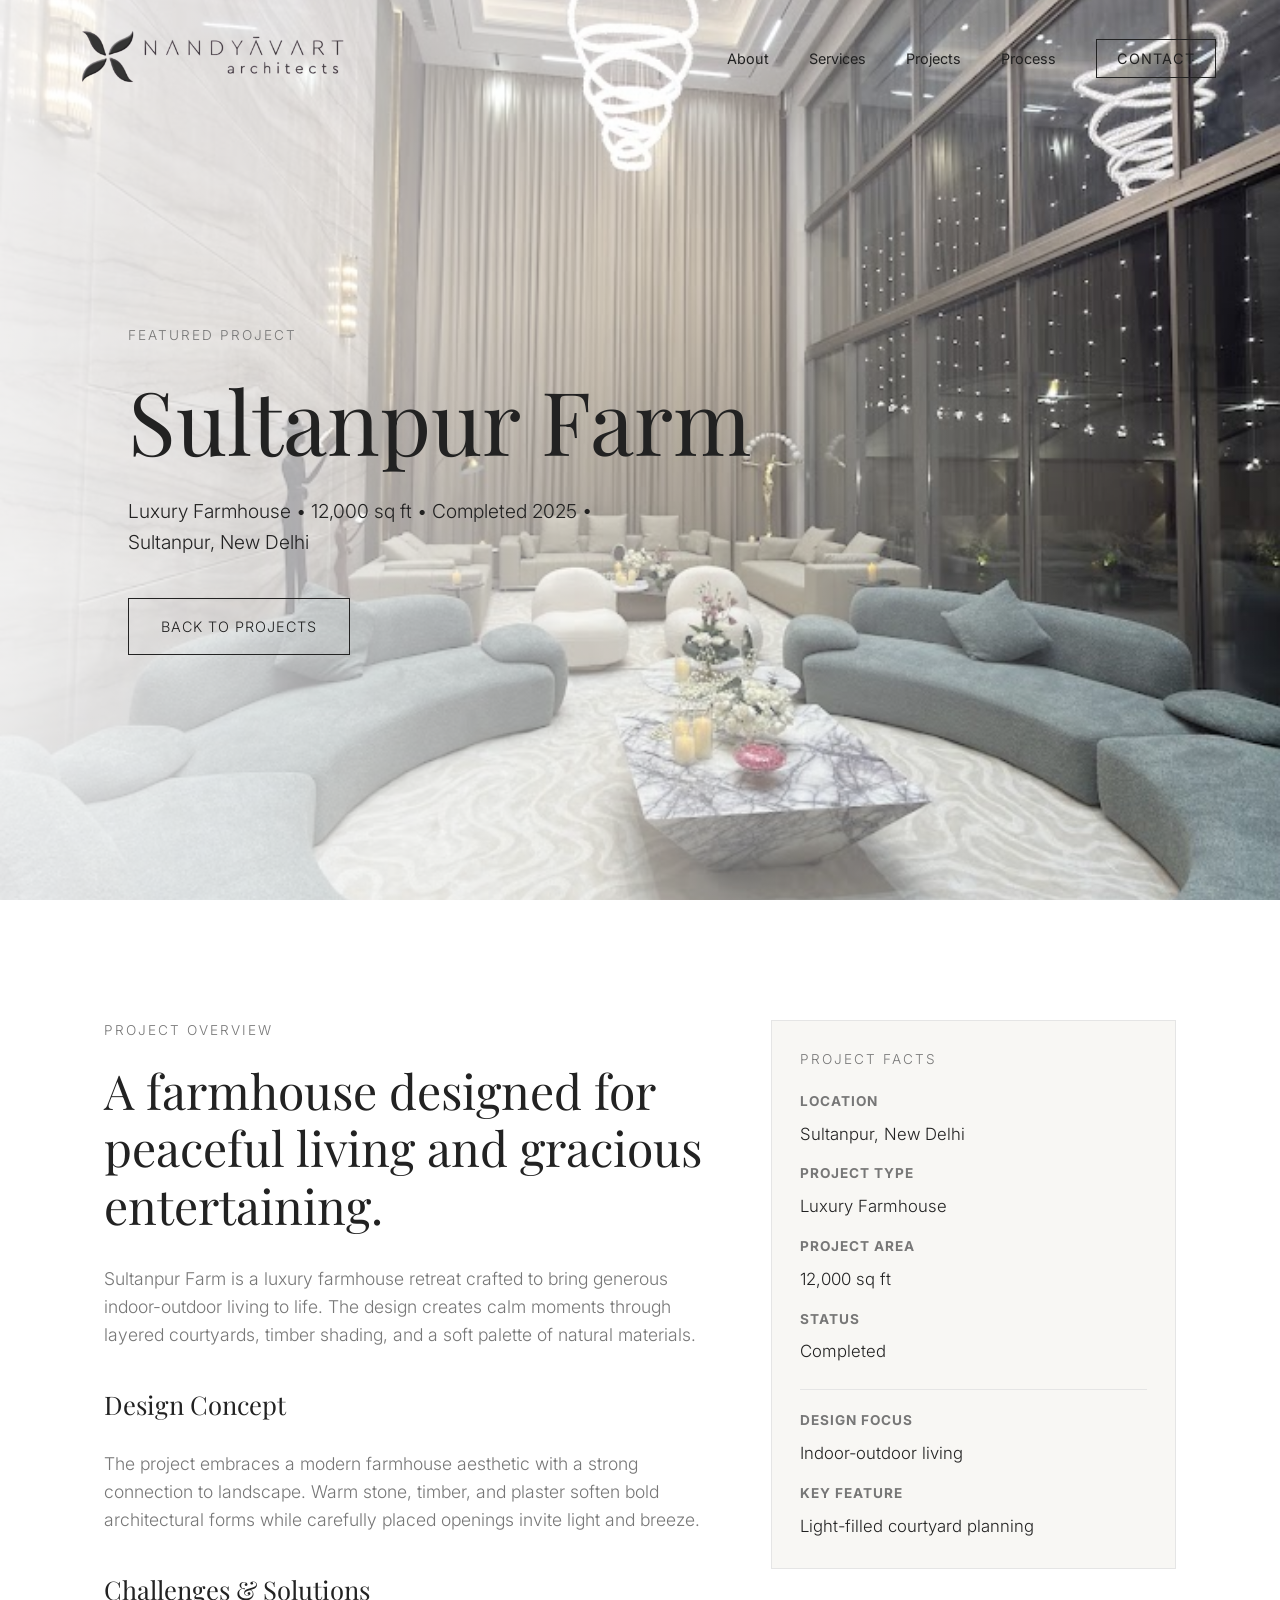
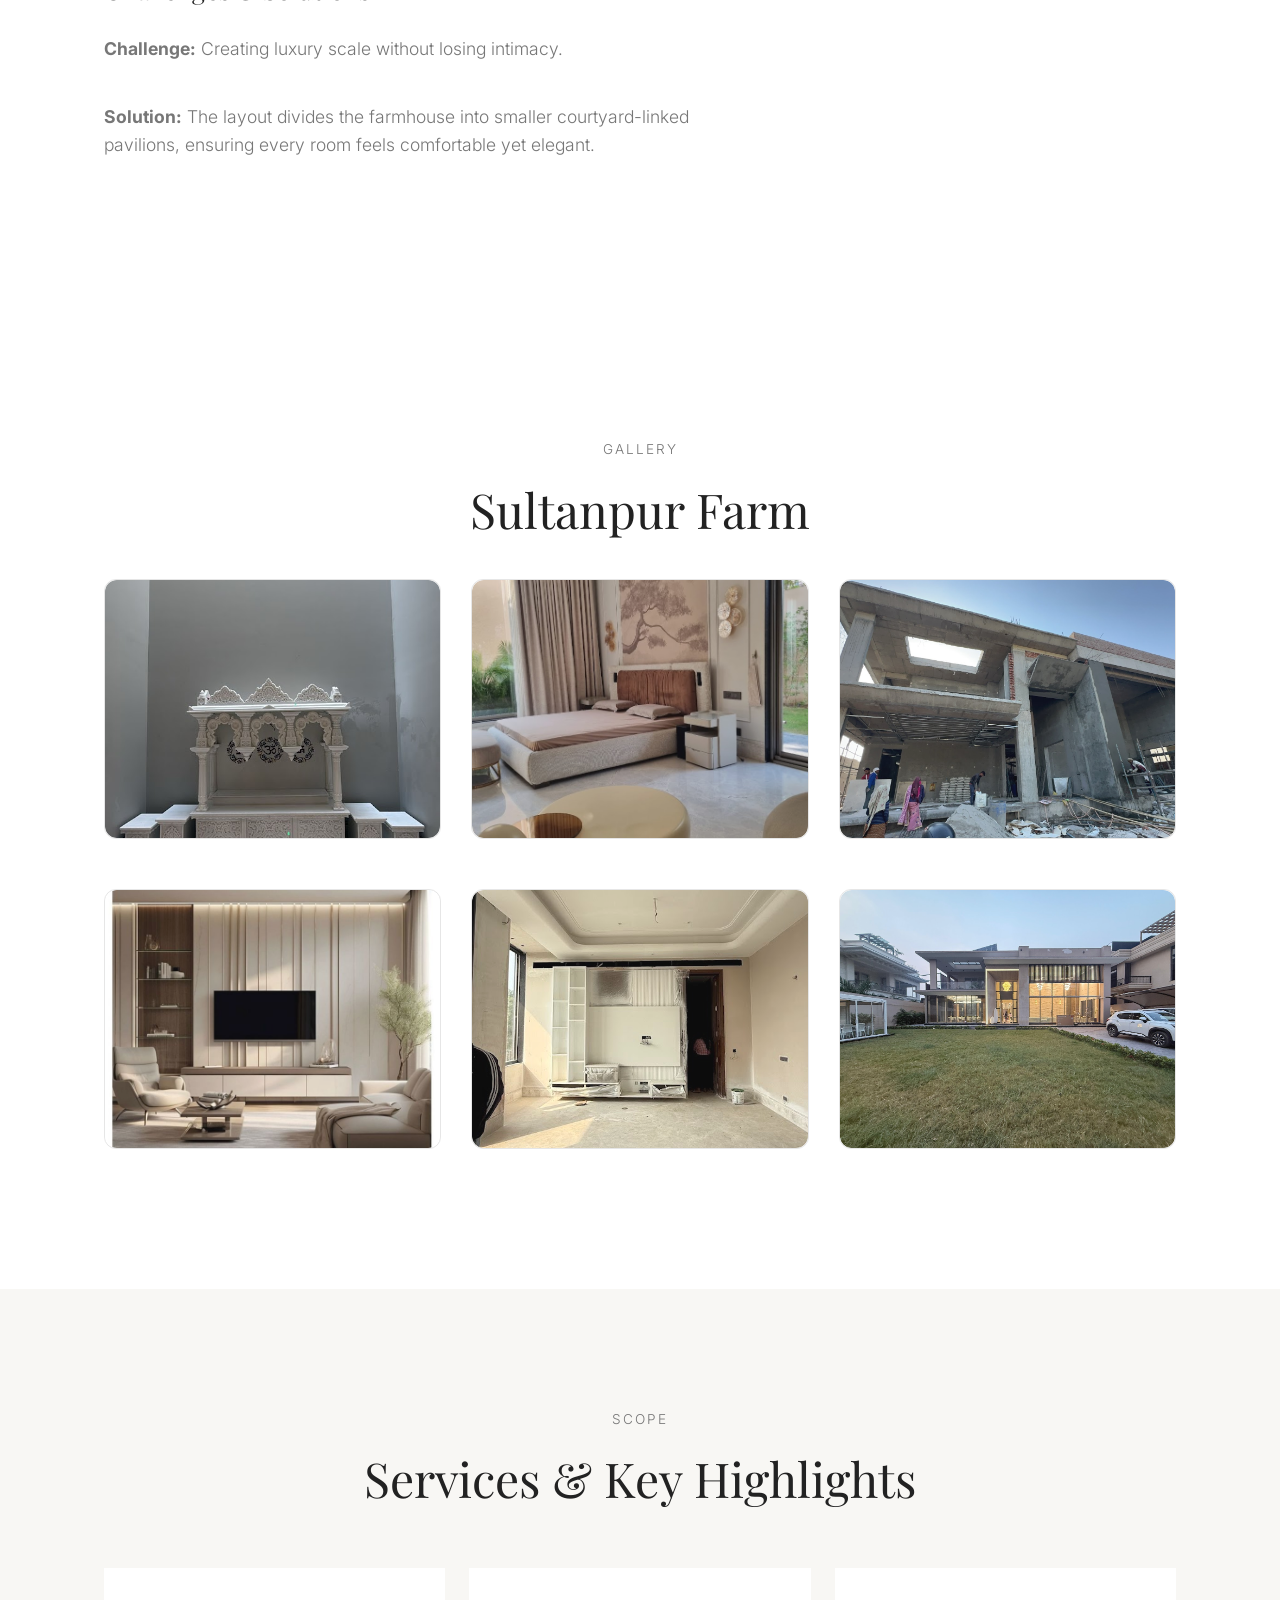
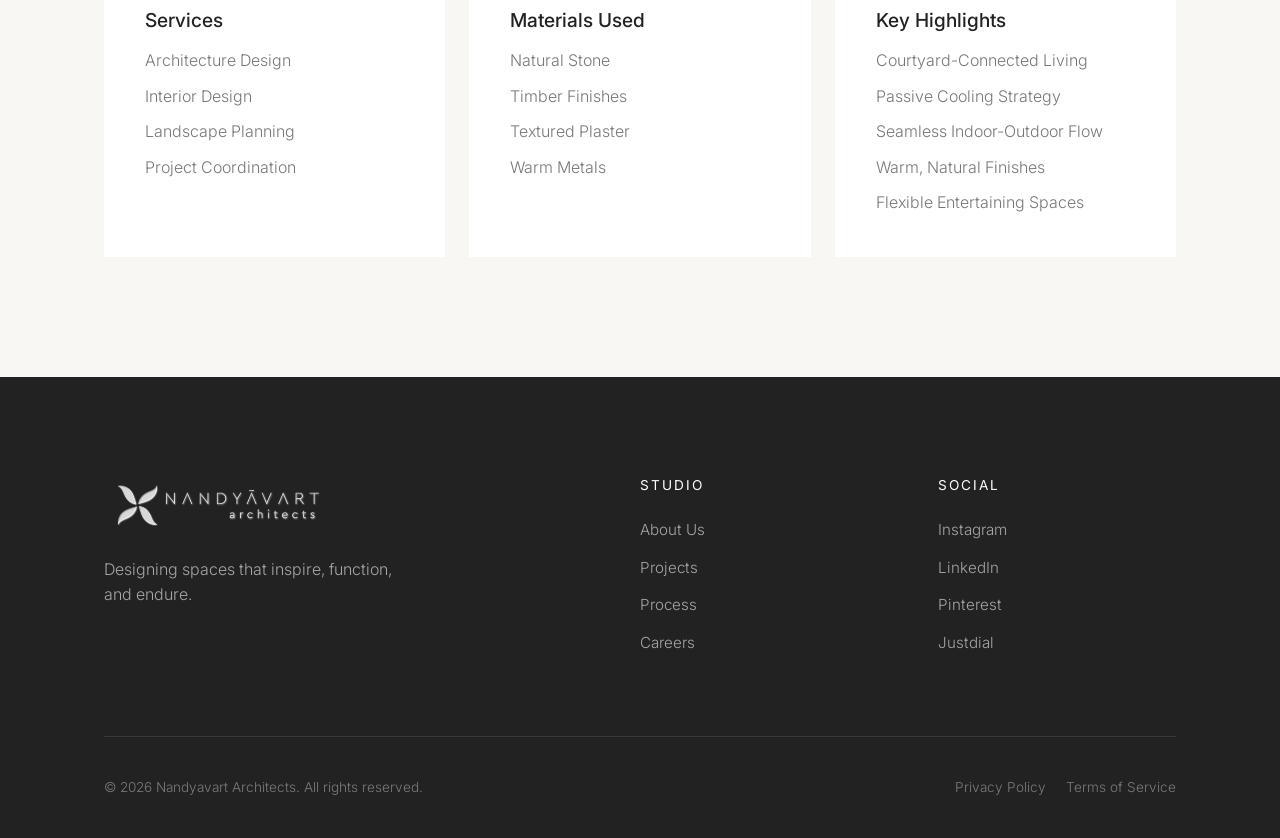
<file: tmp_sultanpur.html>
<!DOCTYPE html>
<html lang="en">
<head>
    <meta charset="UTF-8">
    <meta name="viewport" content="width=device-width, initial-scale=1.0">
    <title>Sultanpur Farm | Nandyavart Architects</title>
    <meta name="description" content="Sultanpur Farm - Luxury Farmhouse by Nandyavart Architects." >
    <link rel="icon" href="../images/favicon%20img/favicon.jpg" type="image/jpeg">
    <link rel="shortcut icon" href="../images/favicon%20img/favicon.jpg" type="image/jpeg">
    <link rel="stylesheet" href="../css/styles.css">
    <link rel="preconnect" href="https://fonts.googleapis.com">
    <link rel="preconnect" href="https://fonts.gstatic.com" crossorigin>
    <link href="https://fonts.googleapis.com/css2?family=Playfair+Display:wght@400;500;600&family=Inter:wght@300;400;500&display=swap" rel="stylesheet">
</head>
<body>
    <!-- Navigation -->
    <nav class="navbar">
        <div class="nav-container">
            <a href="index.html#home" class="logo-link"><img src="../images/logo/logo.png" alt="Nandyavart Architects Logo" class="brand-logo"></a>
            <ul class="nav-links">
                <li><a href="index.html#about">About</a></li>
                <li><a href="index.html#services">Services</a></li>
                <li><a href="index.html#projects">Projects</a></li>
                <li><a href="index.html#process">Process</a></li>
                <li><a href="index.html#contact" class="btn-outline-small">Contact</a></li>
            </ul>
            <div class="menu-toggle">
                <span class="bar"></span>
                <span class="bar"></span>
            </div>
        </div>
    </nav>

    <!-- Project Hero -->
    <header class="hero" id="project-hero">
        <div class="hero-image" style="background-image: url('../images/projects/project3/project3-img8.jpg');"></div>

        <div class="hero-content fade-up">
            <span class="section-subtitle">Featured Project</span>
            <h1>Sultanpur Farm</h1>
            <p>Luxury Farmhouse • 12,000 sq ft • Completed 2025 • Sultanpur, New Delhi</p>
            <div class="hero-buttons">
                <a href="index.html#projects" class="btn btn-outline">Back to Projects</a>
            </div>
        </div>
    </header>

    <!-- Project Overview -->
    <section class="about" id="project-overview">
        <div class="container">
            <div class="about-grid" style="grid-template-columns: 1.2fr 0.8fr; gap: 60px;">
                <div class="about-text fade-up">
                    <span class="section-subtitle">Project Overview</span>
                    <h2>A farmhouse designed for peaceful living and gracious entertaining.</h2>
                    <p>
                        Sultanpur Farm is a luxury farmhouse retreat crafted to bring generous indoor-outdoor living to life.
                        The design creates calm moments through layered courtyards, timber shading, and a soft palette of natural materials.
                    </p>

                    <h2 style="font-size: 1.6rem; margin-top: 36px;">Design Concept</h2>
                    <p>
                        The project embraces a modern farmhouse aesthetic with a strong connection to landscape.
                        Warm stone, timber, and plaster soften bold architectural forms while carefully placed openings invite light and breeze.
                    </p>

                    <h2 style="font-size: 1.6rem; margin-top: 36px;">Challenges &amp; Solutions</h2>
                    <p><strong>Challenge:</strong> Creating luxury scale without losing intimacy.</p>
                    <p><strong>Solution:</strong> The layout divides the farmhouse into smaller courtyard-linked pavilions, ensuring every room feels comfortable yet elegant.</p>
                </div>

                <aside class="fade-up delay-1" style="align-self: start;">
                    <div style="background: var(--color-off-white); border: 1px solid var(--color-border); padding: 28px;">
                        <span class="section-subtitle">Project Facts</span>
                        <div style="display: grid; gap: 16px;">
                            <div>
                                <strong style="display:block; font-size: 0.85rem; text-transform: uppercase; letter-spacing: 1px; color: var(--color-grey);">Location</strong>
                                <p style="margin-top: 8px; color: var(--color-charcoal); font-size: 1.05rem;">Sultanpur, New Delhi</p>
                            </div>
                            <div>
                                <strong style="display:block; font-size: 0.85rem; text-transform: uppercase; letter-spacing: 1px; color: var(--color-grey);">Project Type</strong>
                                <p style="margin-top: 8px; color: var(--color-charcoal); font-size: 1.05rem;">Luxury Farmhouse</p>
                            </div>
                            <div>
                                <strong style="display:block; font-size: 0.85rem; text-transform: uppercase; letter-spacing: 1px; color: var(--color-grey);">Project Area</strong>
                                <p style="margin-top: 8px; color: var(--color-charcoal); font-size: 1.05rem;">12,000 sq ft</p>
                            </div>
                            <div>
                                <strong style="display:block; font-size: 0.85rem; text-transform: uppercase; letter-spacing: 1px; color: var(--color-grey);">Status</strong>
                                <p style="margin-top: 8px; color: var(--color-charcoal); font-size: 1.05rem;">Completed</p>
                            </div>
                        </div>

                        <div style="margin-top: 24px; border-top: 1px solid var(--color-border); padding-top: 20px;">
                            <strong style="display:block; font-size: 0.85rem; text-transform: uppercase; letter-spacing: 1px; color: var(--color-grey);">Design Focus</strong>
                            <p style="margin-top: 8px; color: var(--color-charcoal); font-size: 1.05rem;">Indoor-outdoor living</p>

                            <strong style="display:block; font-size: 0.85rem; text-transform: uppercase; letter-spacing: 1px; color: var(--color-grey); margin-top: 16px;">Key Feature</strong>
                            <p style="margin-top: 8px; color: var(--color-charcoal); font-size: 1.05rem;">Light-filled courtyard planning</p>
                        </div>
                    </div>
                </aside>
            </div>
        </div>
    </section>

    <!-- Gallery -->
    <section class="projects" id="project-gallery">
        <div class="container">
            <div class="section-header fade-up text-center" style="margin-bottom: 10px;">
                <span class="section-subtitle">Gallery</span>
                <h2 style="margin-bottom: 30px;">Sultanpur Farm</h2>
            </div>

            <div class="project-grid" style="grid-template-columns: repeat(3, 1fr);">
                <div class="project-card fade-up" style="pointer-events:none;">
                    <div class="project-img-wrapper" style="border: 1px solid var(--color-border); border-radius: 12px; overflow: hidden;">
                        <img src="../images/projects/project3/project3-img6.jpg" alt="Sultanpur Farm farmhouse exterior" style="border-radius: 12px;">

                    </div>
                </div>
                <div class="project-card fade-up delay-1" style="pointer-events:none; opacity:0.95;">
                    <div class="project-img-wrapper" style="border: 1px solid var(--color-border); border-radius: 12px; overflow: hidden;">
                        <img src="../images/projects/project3/project3-img2.jpg" alt="Sultanpur Farm courtyard" style="border-radius: 12px;">

                    </div>
                </div>
                <div class="project-card fade-up delay-2" style="pointer-events:none; opacity:0.95;">
                    <div class="project-img-wrapper" style="border: 1px solid var(--color-border); border-radius: 12px; overflow: hidden;">
                        <img src="../images/projects/project3/project3-img3.jpg" alt="Sultanpur Farm interior" style="border-radius: 12px;">

                    </div>
                </div>
                <div class="project-card fade-up" style="pointer-events:none; opacity:0.95;">
                    <div class="project-img-wrapper" style="border: 1px solid var(--color-border); border-radius: 12px; overflow: hidden;">
                        <img src="../images/projects/project3/project3-img4.jpg" alt="Sultanpur Farm terrace" style="border-radius: 12px;">

                    </div>
                </div>
                <div class="project-card fade-up delay-1" style="pointer-events:none; opacity:0.95;">
                    <div class="project-img-wrapper" style="border: 1px solid var(--color-border); border-radius: 12px; overflow: hidden;">
                        <img src="../images/projects/project3/project3-img5.jpg" alt="Sultanpur Farm landscape" style="border-radius: 12px;">

                    </div>
                </div>
                <div class="project-card fade-up delay-2" style="pointer-events:none; opacity:0.95;">
                    <div class="project-img-wrapper" style="border: 1px solid var(--color-border); border-radius: 12px; overflow: hidden;">
                        <img src="../images/projects/project3/project3-img7.jpg" alt="Sultanpur Farm luxury details" style="border-radius: 12px;">

                    </div>
                </div>
            </div>
        </div>
    </section>

    <!-- Services, Materials & Highlights -->
    <section class="services bg-light" id="project-details">
        <div class="container">
            <div class="section-header text-center fade-up">
                <span class="section-subtitle">Scope</span>
                <h2>Services &amp; Key Highlights</h2>
            </div>

            <div class="services-grid" style="grid-template-columns: repeat(3, 1fr); gap: 24px;">
                <div class="service-card fade-up">
                    <h3>Services</h3>
                    <p style="margin-top: 10px;">Architecture Design</p>
                    <p style="margin-top: 10px;">Interior Design</p>
                    <p style="margin-top: 10px;">Landscape Planning</p>
                    <p style="margin-top: 10px;">Project Coordination</p>
                </div>

                <div class="service-card fade-up delay-1">
                    <h3>Materials Used</h3>
                    <p style="margin-top: 10px;">Natural Stone</p>
                    <p style="margin-top: 10px;">Timber Finishes</p>
                    <p style="margin-top: 10px;">Textured Plaster</p>
                    <p style="margin-top: 10px;">Warm Metals</p>
                </div>

                <div class="service-card fade-up delay-2">
                    <h3>Key Highlights</h3>
                    <p style="margin-top: 10px;">Courtyard-Connected Living</p>
                    <p style="margin-top: 10px;">Passive Cooling Strategy</p>
                    <p style="margin-top: 10px;">Seamless Indoor-Outdoor Flow</p>
                    <p style="margin-top: 10px;">Warm, Natural Finishes</p>
                    <p style="margin-top: 10px;">Flexible Entertaining Spaces</p>
                </div>
            </div>
        </div>
    </section>

    <!-- Footer -->
    <footer class="footer">
        <div class="container">
            <div class="footer-grid">
                <div class="footer-brand">
                    <a href="index.html#home" class="logo-link"><img src="../images/logo/logo-footer.png" alt="Nandyavart Architects Footer Logo" class="brand-logo footer-logo"></a>
                    <p>Designing spaces that inspire, function, and endure.</p>
                </div>
                <div class="footer-links">
                    <h4>Studio</h4>
                    <ul>
                        <li><a href="index.html#about">About Us</a></li>
                        <li><a href="index.html#projects">Projects</a></li>
                        <li><a href="index.html#process">Process</a></li>
                        <li><a href="#">Careers</a></li>
                    </ul>
                </div>
                <div class="footer-links">
                    <h4>Social</h4>
                    <ul>
                        <li><a href="https://www.instagram.com/nandyavartarchitects/" target="_blank" rel="noopener noreferrer">Instagram</a></li>
                        <li><a href="https://www.linkedin.com/company/124223921/admin/dashboard/" target="_blank" rel="noopener noreferrer">LinkedIn</a></li>
                        <li><a href="https://www.pinterest.com/nandyavartarchitects/" target="_blank" rel="noopener noreferrer">Pinterest</a></li>
                        <li><a href="https://www.justdial.com/Delhi/Nandyavart-Architects-Chhatarpur-Mehrauli-Gurgaon-Road/011PXX11-XX11-260318134311-F3C1_BZDET?auto=1&trkid=2315396980&term=" target="_blank" rel="noopener noreferrer">Justdial</a></li>
                    </ul>
                </div>
            </div>
            <div class="footer-bottom">
                <p>&copy; 2026 Nandyavart Architects. All rights reserved.</p>
                <div class="legal-links">
                    <a href="privacy-policy.html">Privacy Policy</a>
                    <a href="terms-of-service.html">Terms of Service</a>
                </div>
            </div>
        </div>
    </footer>

    <script src="../js/script.js"></script>
</body>
</html>
</file>
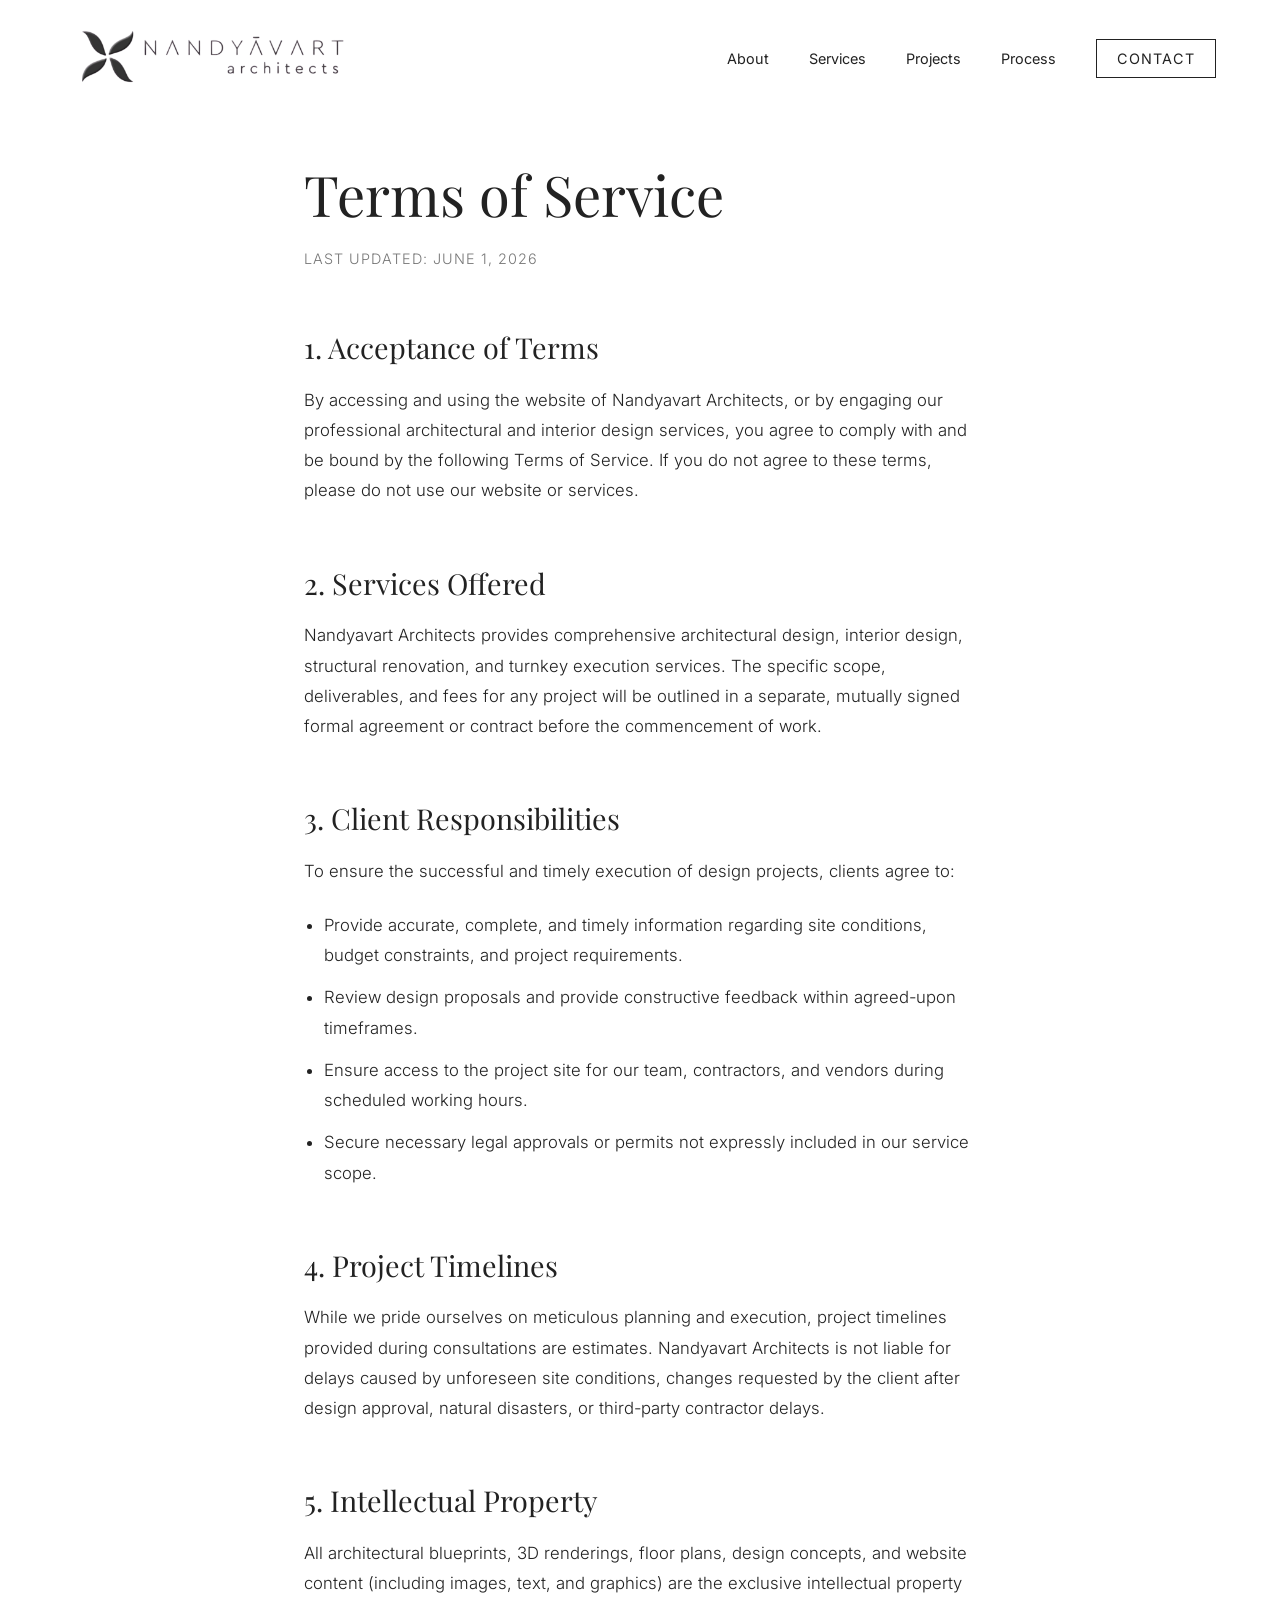
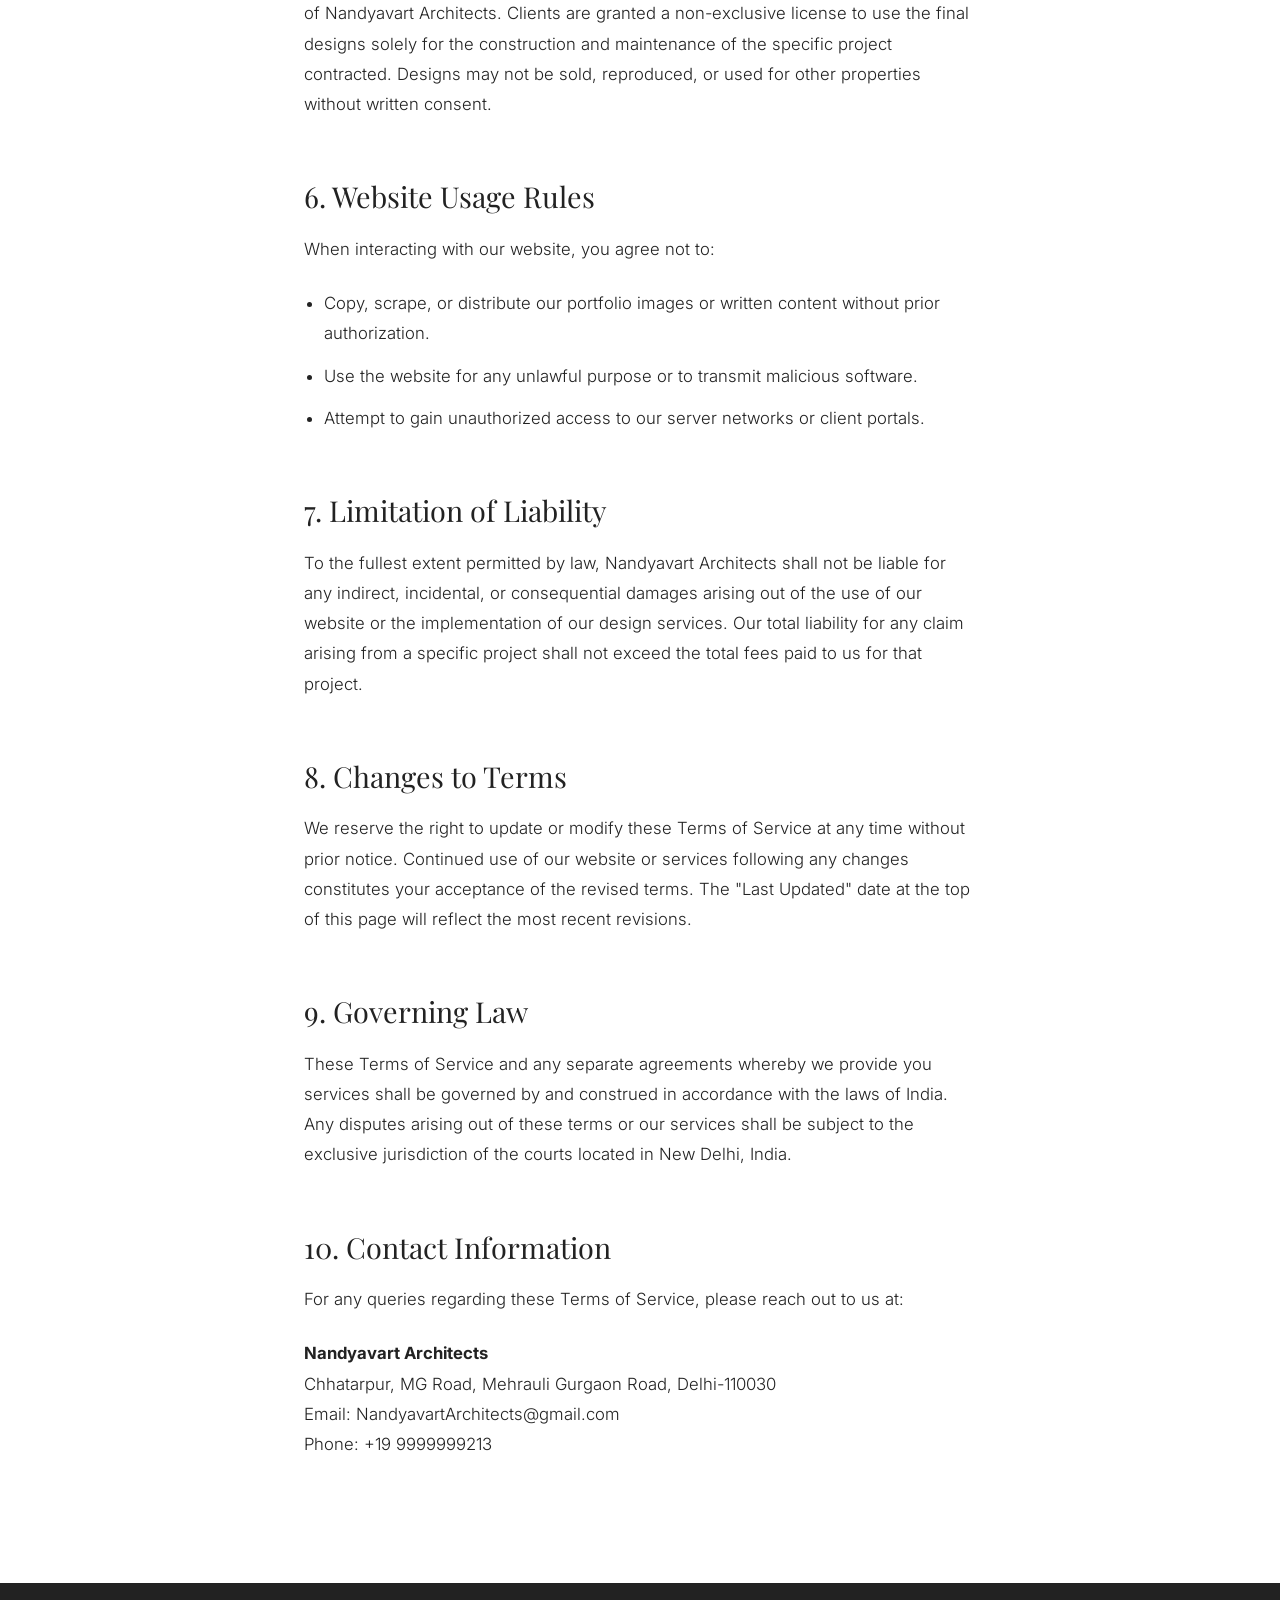
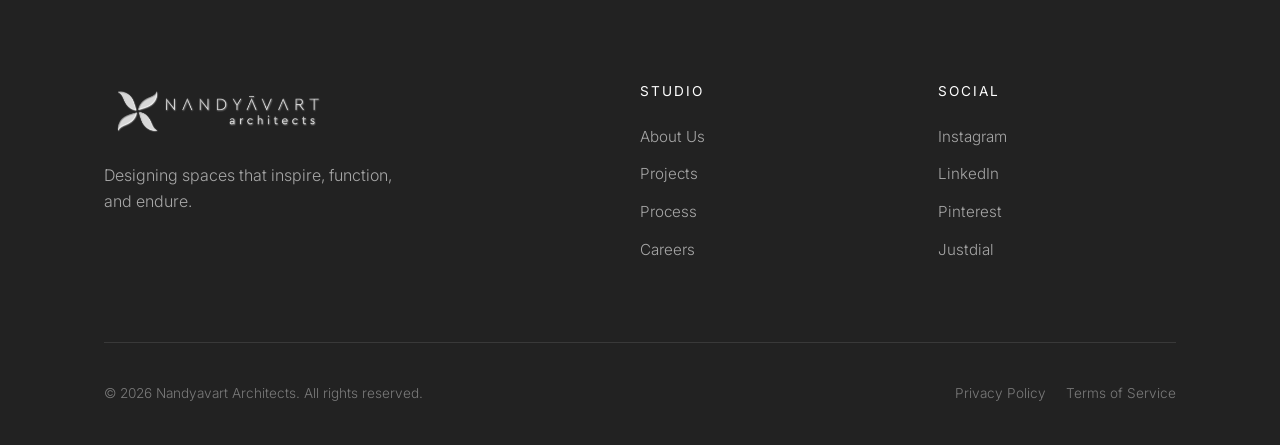
<file: tmp_terms.html>
<!DOCTYPE html>
<html lang="en">
<head>
    <meta charset="UTF-8">
    <meta name="viewport" content="width=device-width, initial-scale=1.0">
    <title>Terms of Service | Nandyavart Architects</title>
    <meta name="description" content="Terms of Service for Nandyavart Architects.">
    <link rel="icon" href="../images/favicon%20img/favicon.jpg" type="image/jpeg">
    <link rel="shortcut icon" href="../images/favicon%20img/favicon.jpg" type="image/jpeg">
    <link rel="stylesheet" href="../css/styles.css">
    <link rel="preconnect" href="https://fonts.googleapis.com">
    <link rel="preconnect" href="https://fonts.gstatic.com" crossorigin>
    <link href="https://fonts.googleapis.com/css2?family=Playfair+Display:wght@400;500;600&family=Inter:wght@300;400;500&display=swap" rel="stylesheet">
</head>
<body>
    <!-- Navigation -->
    <nav class="navbar">
        <div class="nav-container">
            <a href="index.html#home" class="logo-link"><img src="../images/logo/logo.png" alt="Nandyavart Architects Logo" class="brand-logo"></a>
            <ul class="nav-links">
                <li><a href="index.html#about">About</a></li>
                <li><a href="index.html#services">Services</a></li>
                <li><a href="index.html#projects">Projects</a></li>
                <li><a href="index.html#process">Process</a></li>
                <li><a href="index.html#contact" class="btn-outline-small">Contact</a></li>
            </ul>
            <div class="menu-toggle">
                <span class="bar"></span>
                <span class="bar"></span>
            </div>
        </div>
    </nav>

    <!-- Terms of Service Content -->
    <main class="legal-page fade-up">
        <div class="container legal-content">
            <h1>Terms of Service</h1>
            <span class="last-updated">Last Updated: June 1, 2026</span>

            <h2>1. Acceptance of Terms</h2>
            <p>By accessing and using the website of Nandyavart Architects, or by engaging our professional architectural and interior design services, you agree to comply with and be bound by the following Terms of Service. If you do not agree to these terms, please do not use our website or services.</p>

            <h2>2. Services Offered</h2>
            <p>Nandyavart Architects provides comprehensive architectural design, interior design, structural renovation, and turnkey execution services. The specific scope, deliverables, and fees for any project will be outlined in a separate, mutually signed formal agreement or contract before the commencement of work.</p>

            <h2>3. Client Responsibilities</h2>
            <p>To ensure the successful and timely execution of design projects, clients agree to:</p>
            <ul>
                <li>Provide accurate, complete, and timely information regarding site conditions, budget constraints, and project requirements.</li>
                <li>Review design proposals and provide constructive feedback within agreed-upon timeframes.</li>
                <li>Ensure access to the project site for our team, contractors, and vendors during scheduled working hours.</li>
                <li>Secure necessary legal approvals or permits not expressly included in our service scope.</li>
            </ul>

            <h2>4. Project Timelines</h2>
            <p>While we pride ourselves on meticulous planning and execution, project timelines provided during consultations are estimates. Nandyavart Architects is not liable for delays caused by unforeseen site conditions, changes requested by the client after design approval, natural disasters, or third-party contractor delays.</p>

            <h2>5. Intellectual Property</h2>
            <p>All architectural blueprints, 3D renderings, floor plans, design concepts, and website content (including images, text, and graphics) are the exclusive intellectual property of Nandyavart Architects. Clients are granted a non-exclusive license to use the final designs solely for the construction and maintenance of the specific project contracted. Designs may not be sold, reproduced, or used for other properties without written consent.</p>

            <h2>6. Website Usage Rules</h2>
            <p>When interacting with our website, you agree not to:</p>
            <ul>
                <li>Copy, scrape, or distribute our portfolio images or written content without prior authorization.</li>
                <li>Use the website for any unlawful purpose or to transmit malicious software.</li>
                <li>Attempt to gain unauthorized access to our server networks or client portals.</li>
            </ul>

            <h2>7. Limitation of Liability</h2>
            <p>To the fullest extent permitted by law, Nandyavart Architects shall not be liable for any indirect, incidental, or consequential damages arising out of the use of our website or the implementation of our design services. Our total liability for any claim arising from a specific project shall not exceed the total fees paid to us for that project.</p>

            <h2>8. Changes to Terms</h2>
            <p>We reserve the right to update or modify these Terms of Service at any time without prior notice. Continued use of our website or services following any changes constitutes your acceptance of the revised terms. The "Last Updated" date at the top of this page will reflect the most recent revisions.</p>

            <h2>9. Governing Law</h2>
            <p>These Terms of Service and any separate agreements whereby we provide you services shall be governed by and construed in accordance with the laws of India. Any disputes arising out of these terms or our services shall be subject to the exclusive jurisdiction of the courts located in New Delhi, India.</p>

            <h2>10. Contact Information</h2>
            <p>For any queries regarding these Terms of Service, please reach out to us at:</p>
            <p>
                <strong>Nandyavart Architects</strong><br>
                Chhatarpur, MG Road, Mehrauli Gurgaon Road, Delhi-110030<br>
                Email: <a href="mailto:NandyavartArchitects@gmail.com">NandyavartArchitects@gmail.com</a><br>
                Phone: <a href="tel:+19999999213">+19 9999999213</a>
            </p>
        </div>
    </main>

    <!-- Footer -->
    <footer class="footer">
        <div class="container">
            <div class="footer-grid">
                <div class="footer-brand">
                    <a href="index.html#home" class="logo-link"><img src="../images/logo/logo-footer.png" alt="Nandyavart Architects Footer Logo" class="brand-logo footer-logo"></a>
                    <p>Designing spaces that inspire, function, and endure.</p>
                </div>
                <div class="footer-links">
                    <h4>Studio</h4>
                    <ul>
                        <li><a href="index.html#about">About Us</a></li>
                        <li><a href="index.html#projects">Projects</a></li>
                        <li><a href="index.html#process">Process</a></li>
                        <li><a href="#">Careers</a></li>
                    </ul>
                </div>
                <div class="footer-links">
                    <h4>Social</h4>
                    <ul>
                        <li><a href="https://www.instagram.com/nandyavartarchitects/" target="_blank" rel="noopener noreferrer">Instagram</a></li>
                        <li><a href="https://www.linkedin.com/company/124223921/admin/dashboard/" target="_blank" rel="noopener noreferrer">LinkedIn</a></li>
                        <li><a href="https://www.pinterest.com/nandyavartarchitects/" target="_blank" rel="noopener noreferrer">Pinterest</a></li>
                        <li><a href="https://www.justdial.com/Delhi/Nandyavart-Architects-Chhatarpur-Mehrauli-Gurgaon-Road/011PXX11-XX11-260318134311-F3C1_BZDET?auto=1&trkid=2315396980&term=" target="_blank" rel="noopener noreferrer">Justdial</a></li>
                    </ul>
                </div>
            </div>
            <div class="footer-bottom">
                <p>&copy; 2026 Nandyavart Architects. All rights reserved.</p>
                <div class="legal-links">
                    <a href="privacy-policy.html">Privacy Policy</a>
                    <a href="terms-of-service.html">Terms of Service</a>
                </div>
            </div>
        </div>
    </footer>

    <script src="../js/script.js"></script>
</body>
</html>
</file>
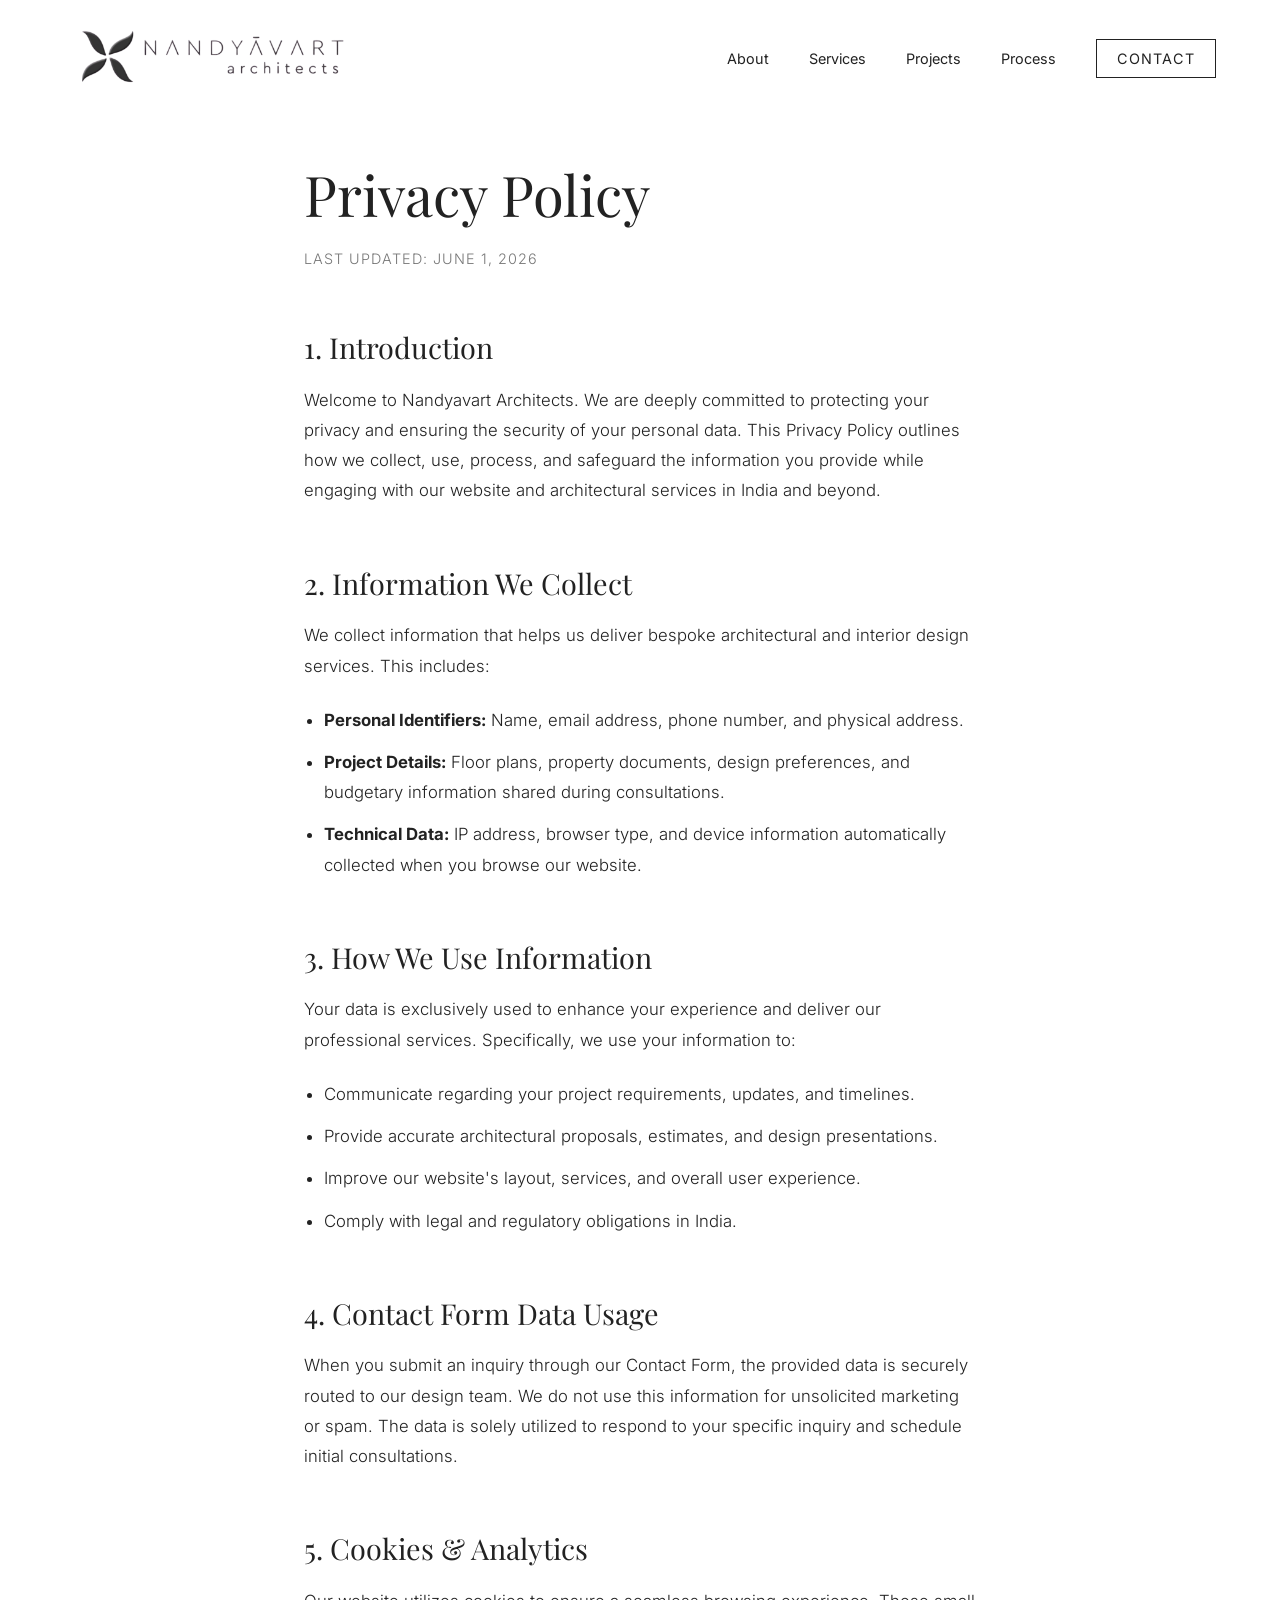
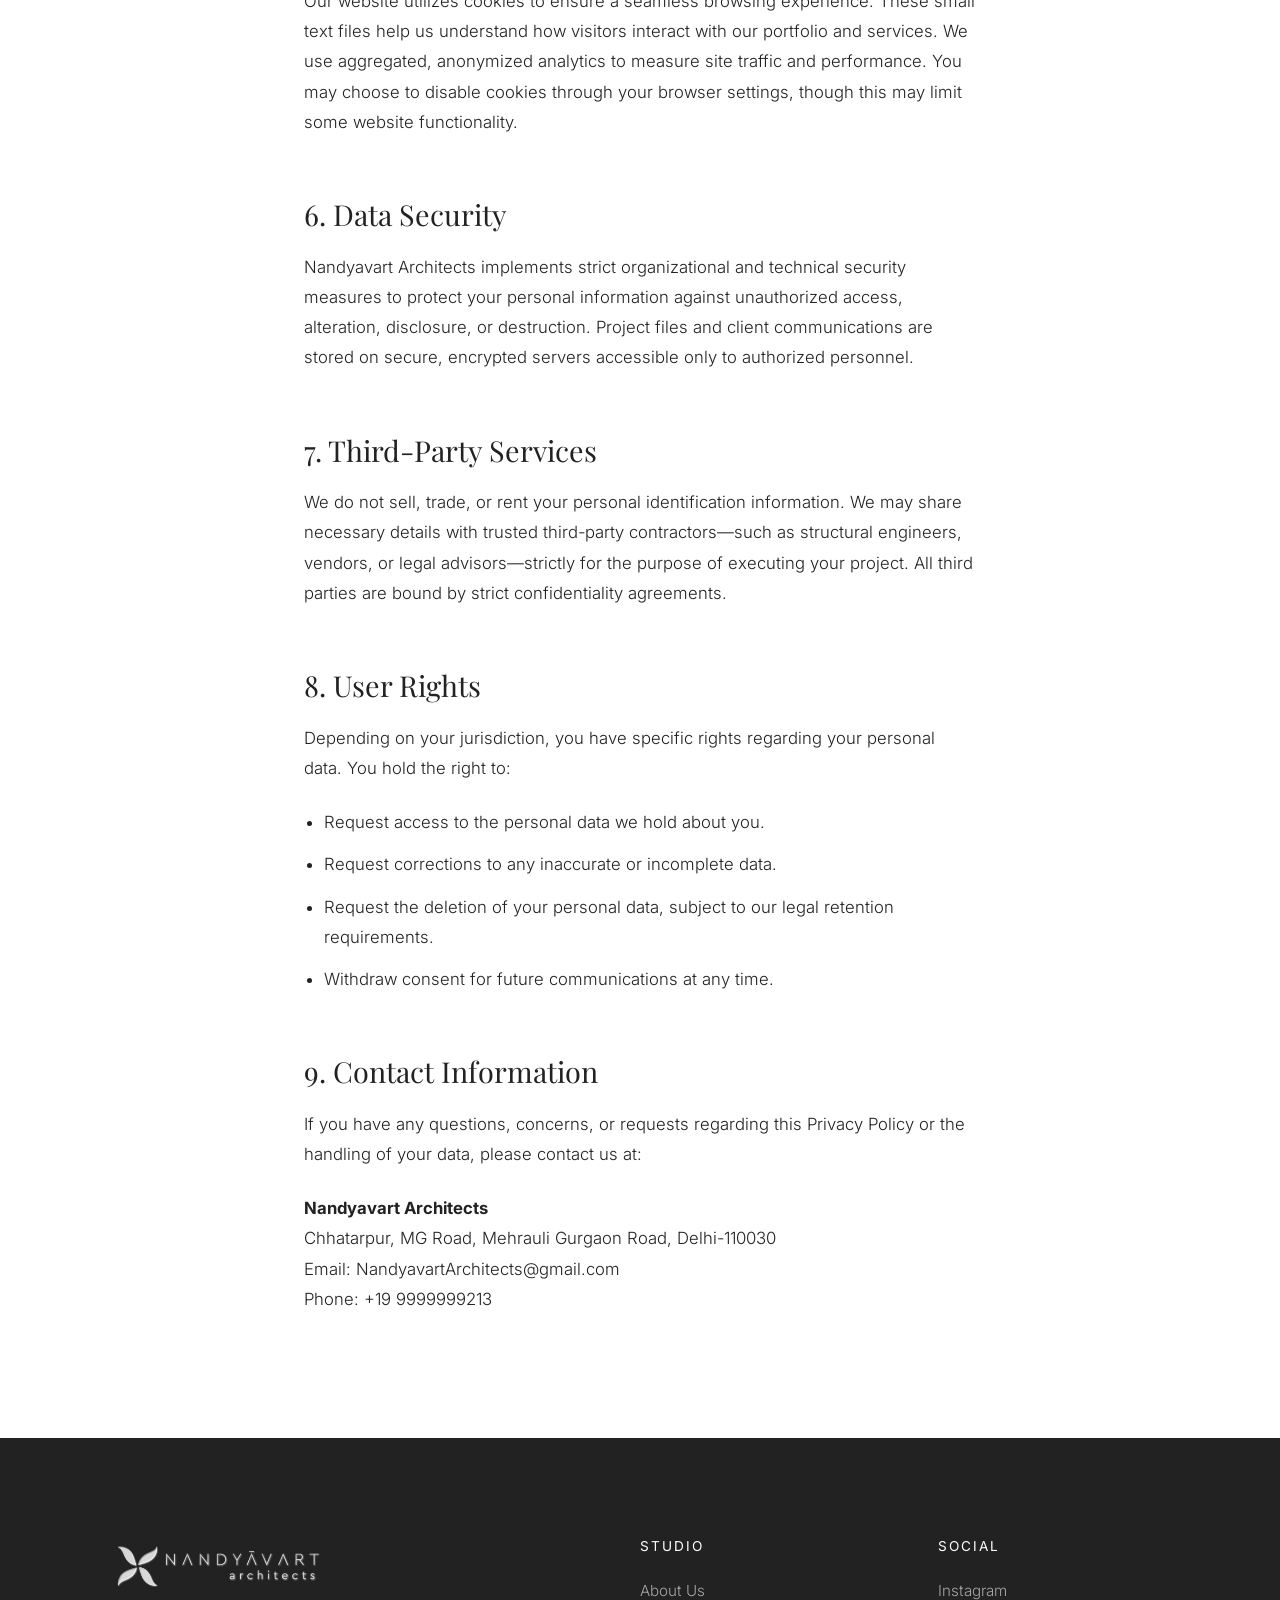
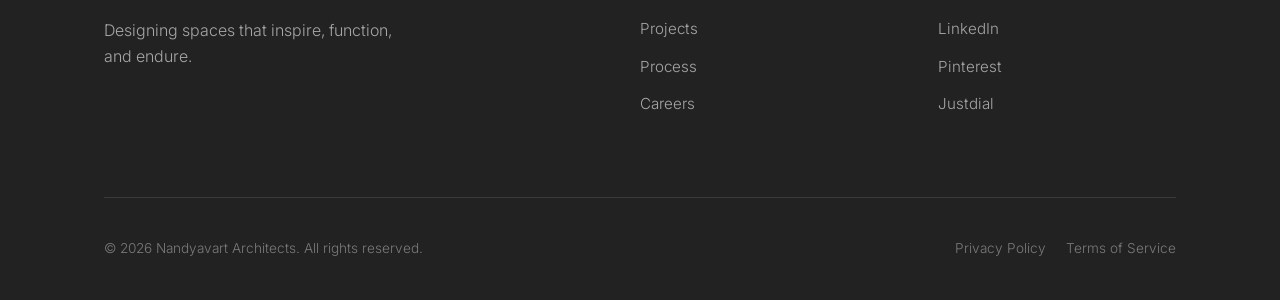
<file: pages/privacy-policy.html>
<!DOCTYPE html>
<html lang="en">
<head>
    <!-- Google Analytics -->
    <script async src="https://www.googletagmanager.com/gtag/js?id=G-MJM17N1HHV"></script>
    <script>
        window.dataLayer = window.dataLayer || [];
        function gtag(){dataLayer.push(arguments);}
        gtag('js', new Date());
        gtag('config', 'G-MJM17N1HHV');
    </script>
    <meta name="description" content="Privacy Policy for Nandyavart Architects, covering data collection, cookies, analytics, and secure handling for luxury architecture, villa, farmhouse, and interior design clients.">
    <link rel="canonical" href="https://www.nandyavartarchitects.com/privacy-policy.html">
    <meta property="og:title" content="Privacy Policy | Nandyavart Architects">
    <meta property="og:description" content="Privacy Policy for Nandyavart Architects, covering data collection, cookies, analytics, and secure handling for luxury architecture, villa, farmhouse, and interior design clients.">
    <meta property="og:url" content="https://www.nandyavartarchitects.com/privacy-policy.html">
    <meta property="og:type" content="website">
    <meta property="og:image" content="https://www.nandyavartarchitects.com/images/hero/website%20hero%20img.jpeg">
    <meta property="og:site_name" content="Nandyavart Architects">
    <meta name="twitter:card" content="summary_large_image">
    <meta name="twitter:title" content="Privacy Policy | Nandyavart Architects">
    <meta name="twitter:description" content="Privacy Policy for Nandyavart Architects, covering data collection, cookies, analytics, and secure handling for luxury architecture, villa, farmhouse, and interior design clients.">
    <meta name="twitter:image" content="https://www.nandyavartarchitects.com/images/hero/website%20hero%20img.jpeg">
    <meta charset="UTF-8">
    <meta name="viewport" content="width=device-width, initial-scale=1.0">
    <title>Privacy Policy | Nandyavart Architects - Residential Architecture & Interior Design</title>
    <link rel="icon" href="../images/favicon img/favicon.jpg" type="image/jpeg">
    <link rel="shortcut icon" href="../images/favicon img/favicon.jpg" type="image/jpeg">
    <link rel="stylesheet" href="../css/styles.css">
    <link rel="preconnect" href="https://fonts.googleapis.com">
    <link rel="preconnect" href="https://fonts.gstatic.com" crossorigin>
    <link href="https://fonts.googleapis.com/css2?family=Playfair+Display:wght@400;500;600&family=Inter:wght@300;400;500&display=swap" rel="stylesheet">
</head>
<body>
    <!-- Navigation -->
    <nav class="navbar">
        <div class="nav-container">
            <a href="index.html#home" class="logo-link"><img src="../images/logo/logo.png" alt="Nandyavart Architects Logo" class="brand-logo"></a>
            <ul class="nav-links">
                <li><a href="index.html#about">About</a></li>
                <li><a href="index.html#services">Services</a></li>
                <li><a href="index.html#projects">Projects</a></li>
                <li><a href="index.html#process">Process</a></li>
                <li><a href="index.html#contact" class="btn-outline-small">Contact</a></li>
            </ul>
            <div class="menu-toggle">
                <span class="bar"></span>
                <span class="bar"></span>
            </div>
        </div>
    </nav>

    <!-- Privacy Policy Content -->
    <main class="legal-page fade-up">
        <div class="container legal-content">
            <h1>Privacy Policy</h1>
            <span class="last-updated">Last Updated: June 1, 2026</span>

            <h2>1. Introduction</h2>
            <p>Welcome to Nandyavart Architects. We are deeply committed to protecting your privacy and ensuring the security of your personal data. This Privacy Policy outlines how we collect, use, process, and safeguard the information you provide while engaging with our website and architectural services in India and beyond.</p>

            <h2>2. Information We Collect</h2>
            <p>We collect information that helps us deliver bespoke architectural and interior design services. This includes:</p>
            <ul>
                <li><strong>Personal Identifiers:</strong> Name, email address, phone number, and physical address.</li>
                <li><strong>Project Details:</strong> Floor plans, property documents, design preferences, and budgetary information shared during consultations.</li>
                <li><strong>Technical Data:</strong> IP address, browser type, and device information automatically collected when you browse our website.</li>
            </ul>

            <h2>3. How We Use Information</h2>
            <p>Your data is exclusively used to enhance your experience and deliver our professional services. Specifically, we use your information to:</p>
            <ul>
                <li>Communicate regarding your project requirements, updates, and timelines.</li>
                <li>Provide accurate architectural proposals, estimates, and design presentations.</li>
                <li>Improve our website's layout, services, and overall user experience.</li>
                <li>Comply with legal and regulatory obligations in India.</li>
            </ul>

            <h2>4. Contact Form Data Usage</h2>
            <p>When you submit an inquiry through our Contact Form, the provided data is securely routed to our design team. We do not use this information for unsolicited marketing or spam. The data is solely utilized to respond to your specific inquiry and schedule initial consultations.</p>

            <h2>5. Cookies & Analytics</h2>
            <p>Our website utilizes cookies to ensure a seamless browsing experience. These small text files help us understand how visitors interact with our portfolio and services. We use aggregated, anonymized analytics to measure site traffic and performance. You may choose to disable cookies through your browser settings, though this may limit some website functionality.</p>

            <h2>6. Data Security</h2>
            <p>Nandyavart Architects implements strict organizational and technical security measures to protect your personal information against unauthorized access, alteration, disclosure, or destruction. Project files and client communications are stored on secure, encrypted servers accessible only to authorized personnel.</p>

            <h2>7. Third-Party Services</h2>
            <p>We do not sell, trade, or rent your personal identification information. We may share necessary details with trusted third-party contractors—such as structural engineers, vendors, or legal advisors—strictly for the purpose of executing your project. All third parties are bound by strict confidentiality agreements.</p>

            <h2>8. User Rights</h2>
            <p>Depending on your jurisdiction, you have specific rights regarding your personal data. You hold the right to:</p>
            <ul>
                <li>Request access to the personal data we hold about you.</li>
                <li>Request corrections to any inaccurate or incomplete data.</li>
                <li>Request the deletion of your personal data, subject to our legal retention requirements.</li>
                <li>Withdraw consent for future communications at any time.</li>
            </ul>

            <h2>9. Contact Information</h2>
            <p>If you have any questions, concerns, or requests regarding this Privacy Policy or the handling of your data, please contact us at:</p>
            <p>
                <strong>Nandyavart Architects</strong><br>
                Chhatarpur, MG Road, Mehrauli Gurgaon Road, Delhi-110030<br>
                Email: <a href="mailto:NandyavartArchitects@gmail.com">NandyavartArchitects@gmail.com</a><br>
                Phone: <a href="tel:+19999999213">+19 9999999213</a>
            </p>
        </div>
    </main>

    <!-- Footer -->
    <footer class="footer">
        <div class="container">
            <div class="footer-grid">
                <div class="footer-brand">
                    <a href="index.html#home" class="logo-link"><img src="../images/logo/logo-footer.png" alt="Nandyavart Architects Footer Logo" class="brand-logo footer-logo"></a>
                    <p>Designing spaces that inspire, function, and endure.</p>
                </div>
                <div class="footer-links">
                    <h4>Studio</h4>
                    <ul>
                        <li><a href="index.html#about">About Us</a></li>
                        <li><a href="index.html#projects">Projects</a></li>
                        <li><a href="index.html#process">Process</a></li>
                        <li><a href="#">Careers</a></li>
                    </ul>
                </div>
                <div class="footer-links">
                    <h4>Social</h4>
                    <ul>
                        <li><a href="https://www.instagram.com/nandyavartarchitects/" target="_blank" rel="noopener noreferrer">Instagram</a></li>
                        <li><a href="https://www.linkedin.com/company/124223921/admin/dashboard/" target="_blank" rel="noopener noreferrer">LinkedIn</a></li>
                        <li><a href="https://www.pinterest.com/nandyavartarchitects/" target="_blank" rel="noopener noreferrer">Pinterest</a></li>
                        <li><a href="https://www.justdial.com/Delhi/Nandyavart-Architects-Chhatarpur-Mehrauli-Gurgaon-Road/011PXX11-XX11-260318134311-F3C1_BZDET?auto=1&trkid=2315396980&term=" target="_blank" rel="noopener noreferrer">Justdial</a></li>
                    </ul>
                </div>
            </div>
            <div class="footer-bottom">
                <p>&copy; 2026 Nandyavart Architects. All rights reserved.</p>
                <div class="legal-links">
                    <a href="privacy-policy.html">Privacy Policy</a>
                    <a href="terms-of-service.html">Terms of Service</a>
                </div>
            </div>
        </div>
    </footer>

    <script src="../js/script.js"></script>
</body>
</html>
</file>
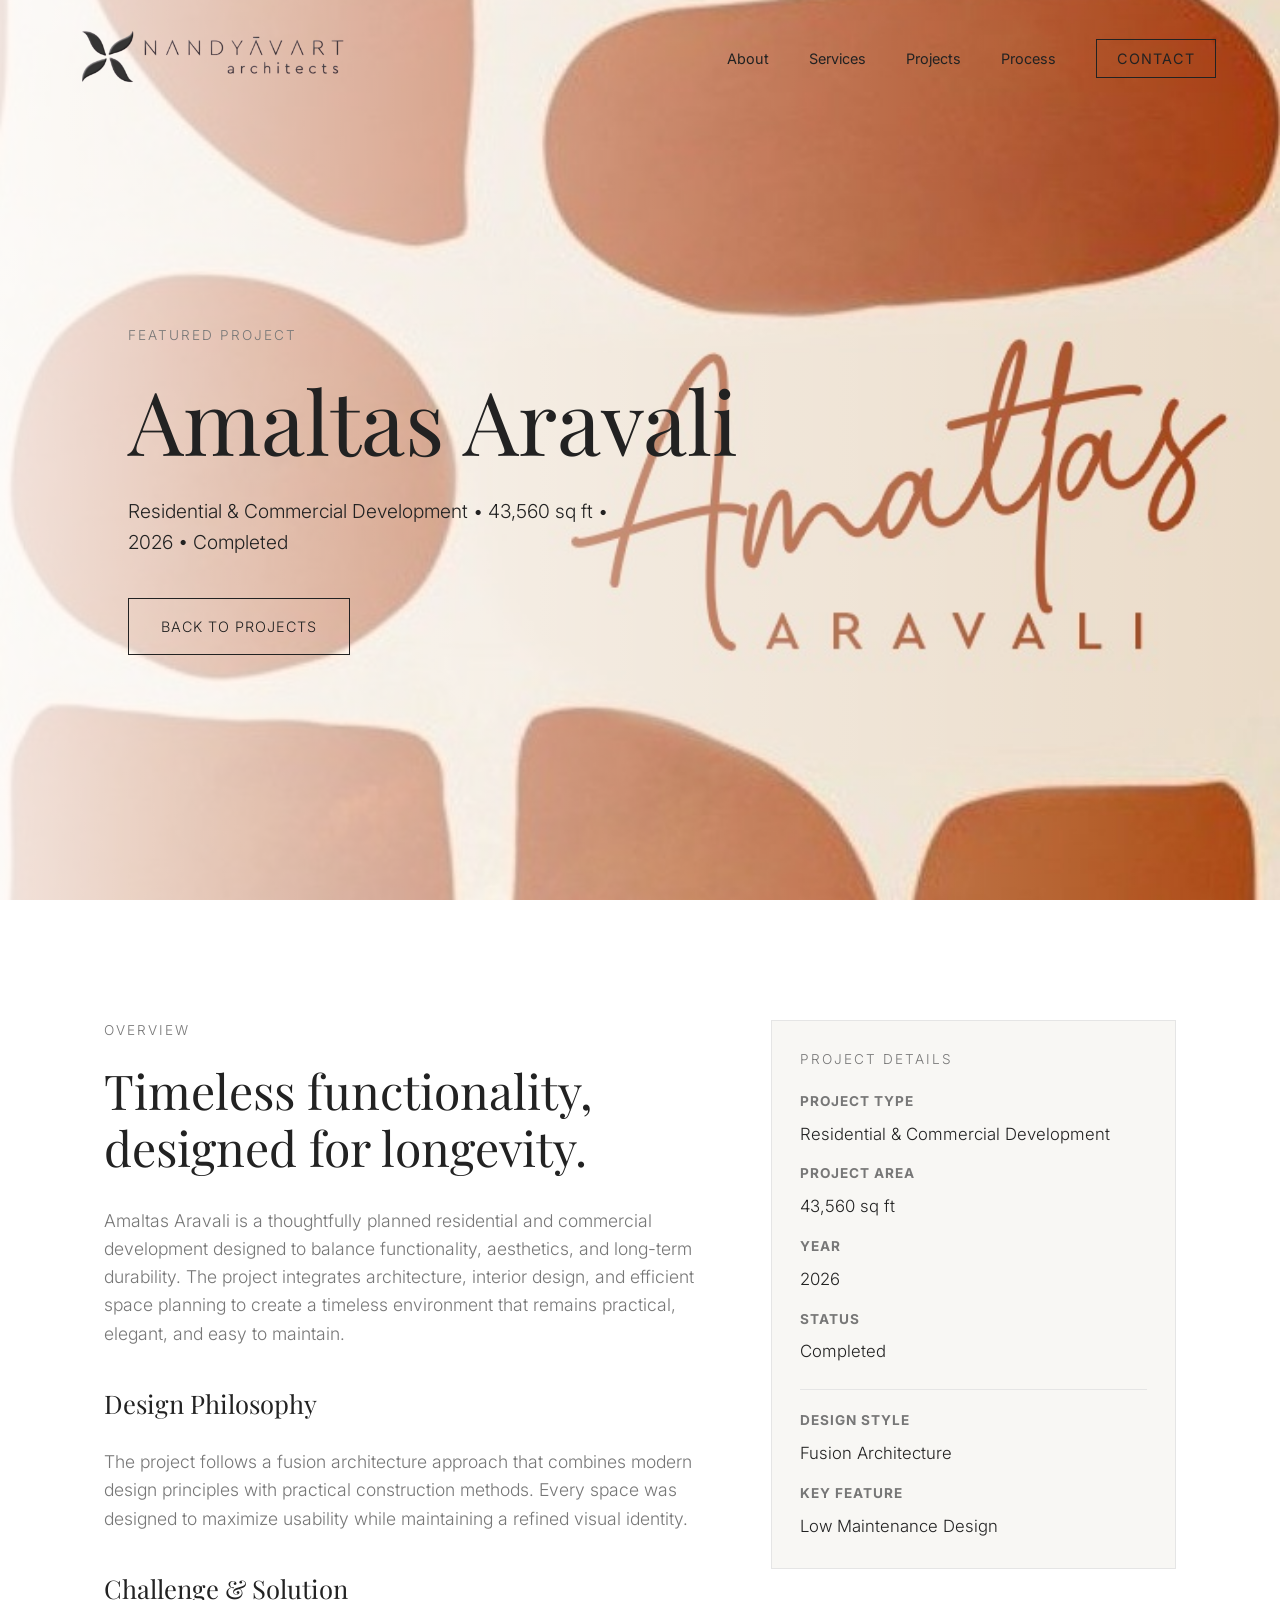
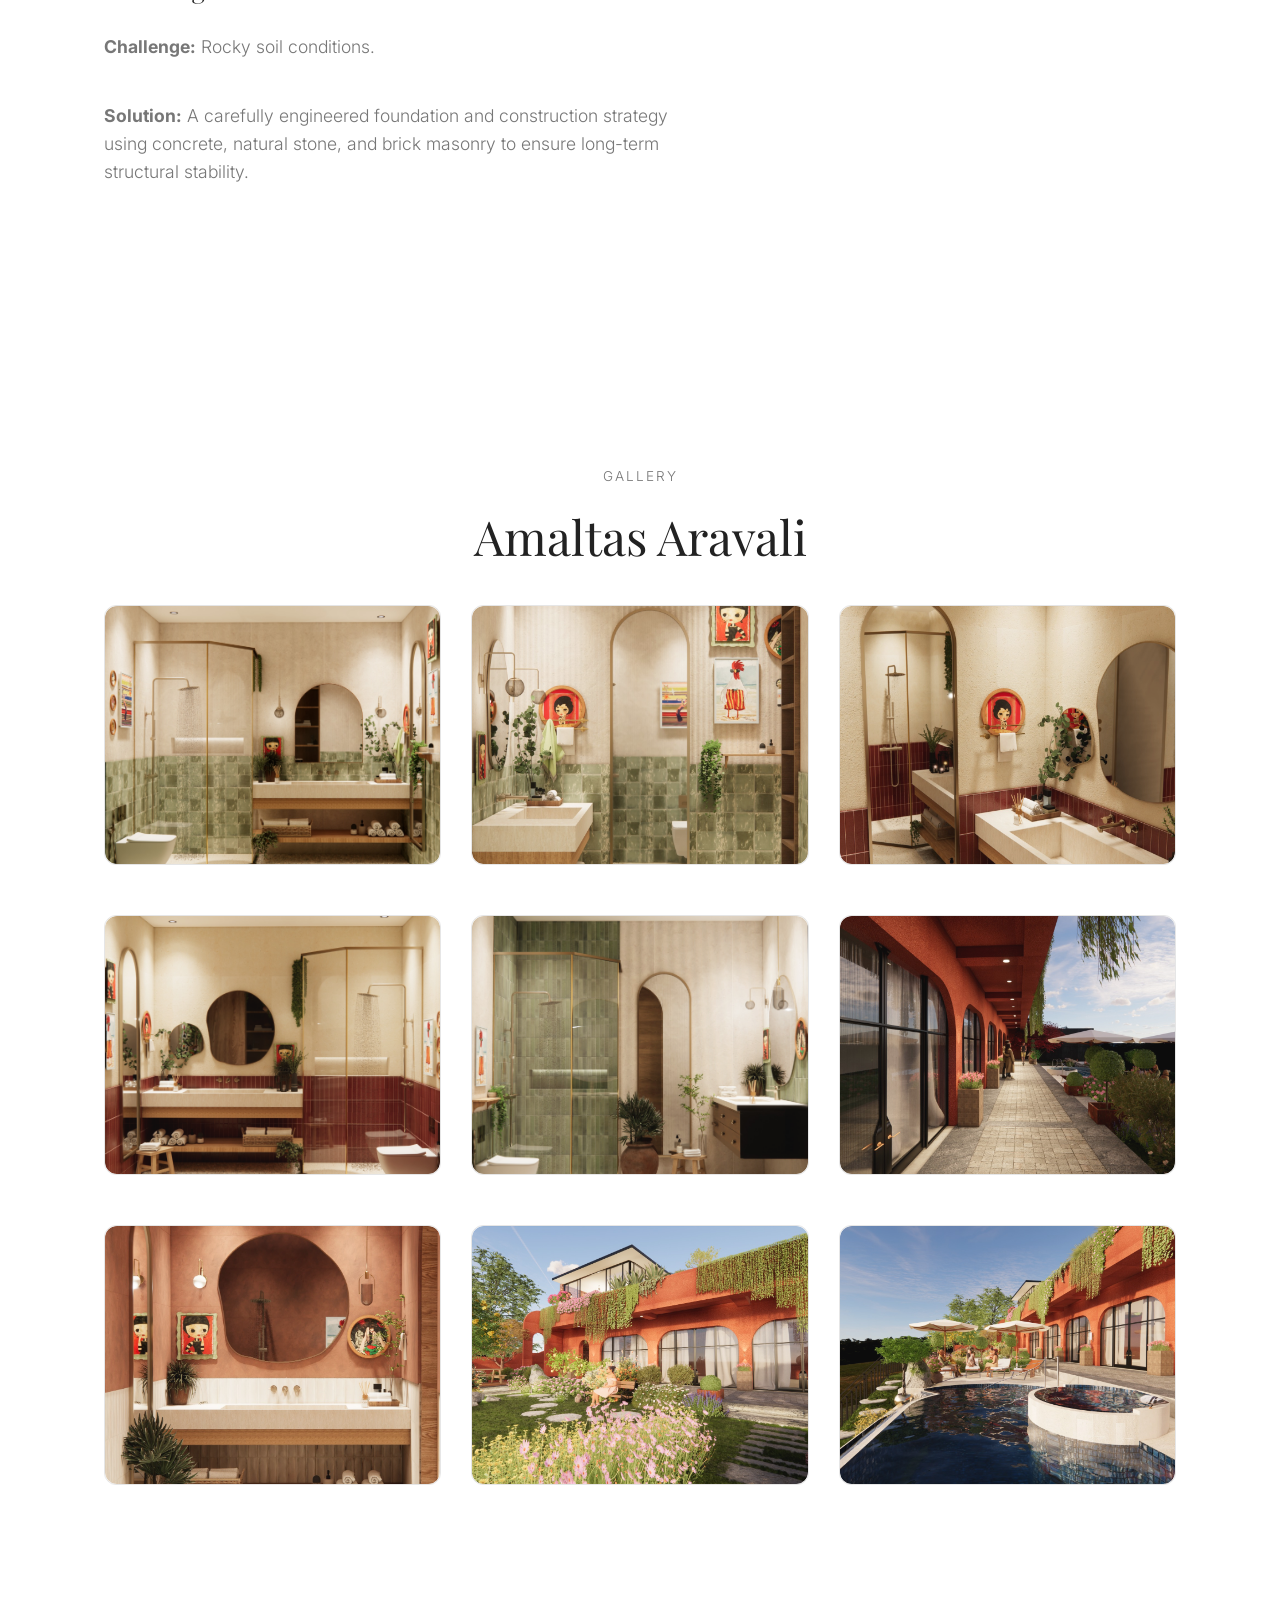
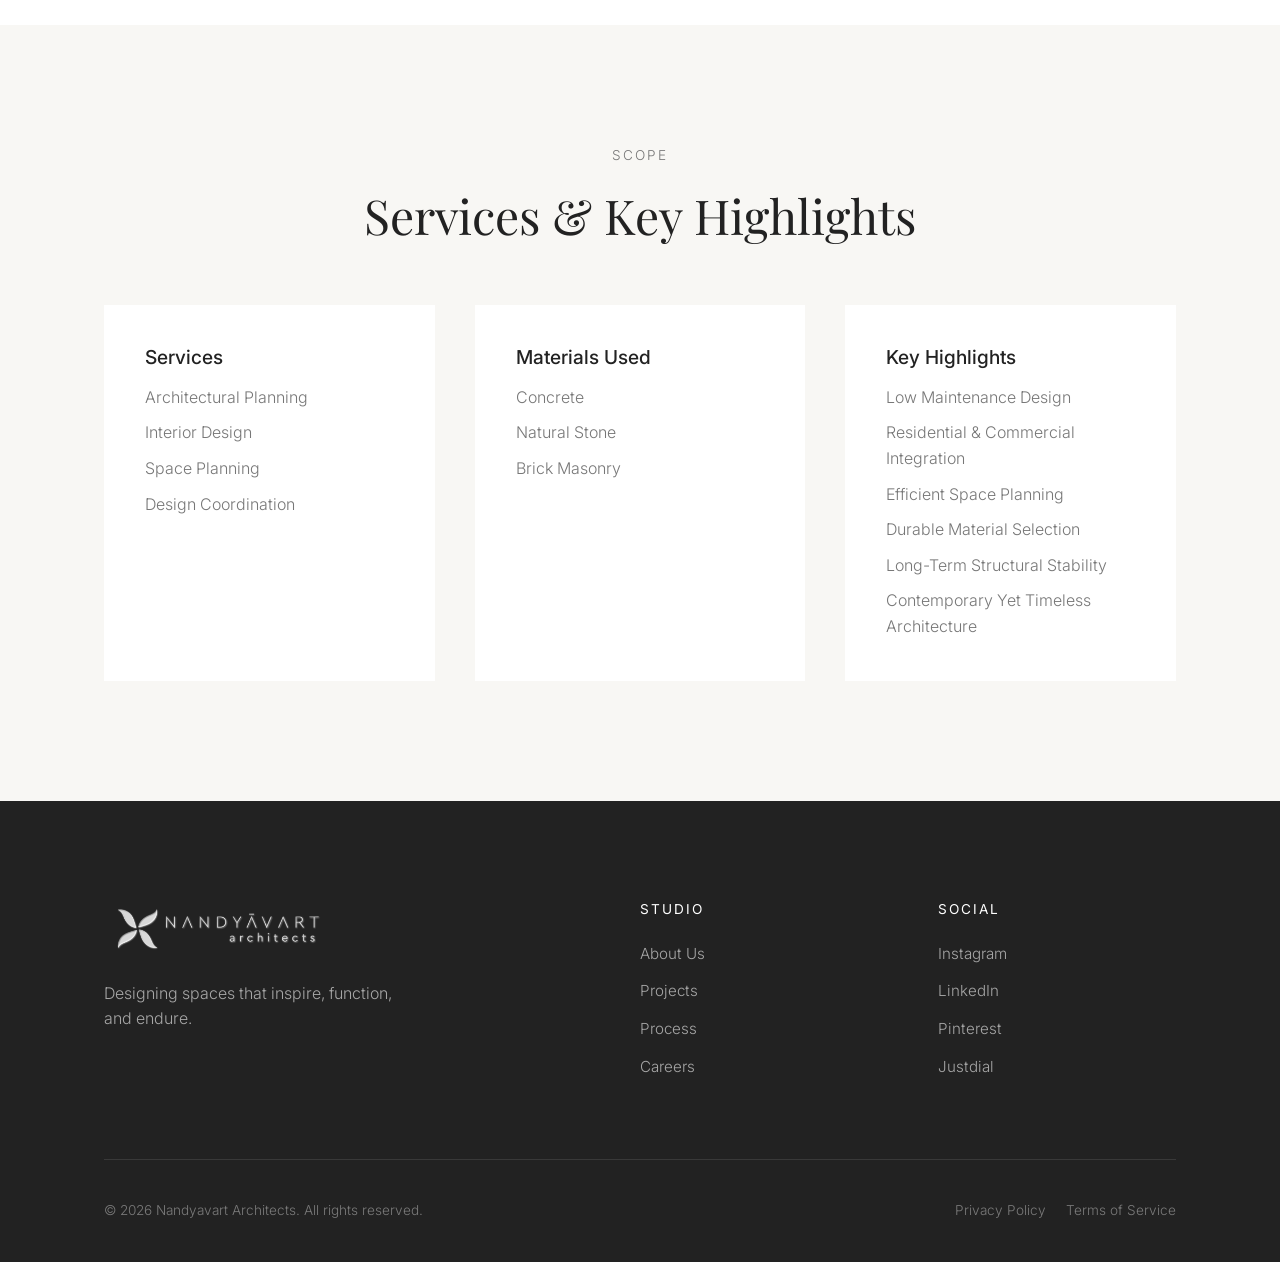
<file: pages/project-amaltas-aravali.html>
<!DOCTYPE html>
<html lang="en">
<head>
    <!-- Google Analytics -->
    <script async src="https://www.googletagmanager.com/gtag/js?id=G-MJM17N1HHV"></script>
    <script>
        window.dataLayer = window.dataLayer || [];
        function gtag(){dataLayer.push(arguments);}
        gtag('js', new Date());
        gtag('config', 'G-MJM17N1HHV');
    </script>
    <meta name="description" content="Amaltas Aravali by Nandyavart Architects is a premium residential and commercial development that blends luxury architecture with functional interior design.">
    <link rel="canonical" href="https://www.nandyavartarchitects.com/project-amaltas-aravali.html">
    <meta property="og:title" content="Amaltas Aravali | Premium Residential &amp; Commercial Architecture">
    <meta property="og:description" content="Amaltas Aravali by Nandyavart Architects is a premium residential and commercial development that blends luxury architecture with functional interior design.">
    <meta property="og:url" content="https://www.nandyavartarchitects.com/project-amaltas-aravali.html">
    <meta property="og:type" content="website">
    <meta property="og:image" content="https://www.nandyavartarchitects.com/images/projects/project1/amaltas-aravali.jpeg">
    <meta property="og:site_name" content="Nandyavart Architects">
    <meta name="twitter:card" content="summary_large_image">
    <meta name="twitter:title" content="Amaltas Aravali | Premium Residential &amp; Commercial Architecture">
    <meta name="twitter:description" content="Amaltas Aravali by Nandyavart Architects is a premium residential and commercial development that blends luxury architecture with functional interior design.">
    <meta name="twitter:image" content="https://www.nandyavartarchitects.com/images/projects/project1/amaltas-aravali.jpeg">
    <meta charset="UTF-8">
    <meta name="viewport" content="width=device-width, initial-scale=1.0">
    <title>Amaltas Aravali | Premium Residential & Commercial Architecture</title>
    <link rel="icon" href="../images/favicon img/favicon.jpg" type="image/jpeg">
    <link rel="shortcut icon" href="../images/favicon img/favicon.jpg" type="image/jpeg">
    <link rel="stylesheet" href="../css/styles.css">
    <link rel="preconnect" href="https://fonts.googleapis.com">
    <link rel="preconnect" href="https://fonts.gstatic.com" crossorigin>
    <link href="https://fonts.googleapis.com/css2?family=Playfair+Display:wght@400;500;600&family=Inter:wght@300;400;500&display=swap" rel="stylesheet">
</head>
<body>
    <!-- Navigation -->
    <nav class="navbar">
        <div class="nav-container">
            <a href="index.html#home" class="logo-link"><img src="../images/logo/logo.png" alt="Nandyavart Architects Logo" class="brand-logo"></a>
            <ul class="nav-links">
                <li><a href="index.html#about">About</a></li>
                <li><a href="index.html#services">Services</a></li>
                <li><a href="index.html#projects">Projects</a></li>
                <li><a href="index.html#process">Process</a></li>
                <li><a href="index.html#contact" class="btn-outline-small">Contact</a></li>
            </ul>
            <div class="menu-toggle">
                <span class="bar"></span>
                <span class="bar"></span>
            </div>
        </div>
    </nav>

    <!-- Project Hero -->
    <header class="hero" id="project-hero">
        <div class="hero-image" style="background-image: url('../images/projects/project1/amaltas-aravali.jpeg');"></div>
        <div class="hero-content fade-up">
            <span class="section-subtitle">Featured Project</span>
            <h1>Amaltas Aravali</h1>
            <p>Residential &amp; Commercial Development • 43,560 sq ft • 2026 • Completed</p>
            <div class="hero-buttons">
                <a href="index.html#projects" class="btn btn-outline">Back to Projects</a>
            </div>
        </div>
    </header>

    <!-- Project Overview -->
    <section class="about" id="project-overview">
        <div class="container">
            <div class="about-grid" style="grid-template-columns: 1.2fr 0.8fr; gap: 60px;">
                <div class="about-text fade-up">
                    <span class="section-subtitle">Overview</span>
                    <h2>Timeless functionality, designed for longevity.</h2>
                    <p>
                        Amaltas Aravali is a thoughtfully planned residential and commercial development designed to balance functionality,
                        aesthetics, and long-term durability. The project integrates architecture, interior design, and efficient space
                        planning to create a timeless environment that remains practical, elegant, and easy to maintain.
                    </p>

                    <h2 style="font-size: 1.6rem; margin-top: 36px;">Design Philosophy</h2>
                    <p>
                        The project follows a fusion architecture approach that combines modern design principles with practical
                        construction methods. Every space was designed to maximize usability while maintaining a refined visual identity.
                    </p>

                    <h2 style="font-size: 1.6rem; margin-top: 36px;">Challenge &amp; Solution</h2>
                    <p><strong>Challenge:</strong> Rocky soil conditions.</p>
                    <p><strong>Solution:</strong> A carefully engineered foundation and construction strategy using concrete, natural stone, and brick masonry to ensure long-term structural stability.</p>
                </div>

                <aside class="fade-up delay-1" style="align-self: start;">
                    <div style="background: var(--color-off-white); border: 1px solid var(--color-border); padding: 28px;">
                        <span class="section-subtitle">Project Details</span>
                        <div style="display: grid; gap: 16px;">
                            <div>
                                <strong style="display:block; font-size: 0.85rem; text-transform: uppercase; letter-spacing: 1px; color: var(--color-grey);">Project Type</strong>
                                <p style="margin-top: 8px; color: var(--color-charcoal); font-size: 1.05rem;">Residential &amp; Commercial Development</p>
                            </div>
                            <div>
                                <strong style="display:block; font-size: 0.85rem; text-transform: uppercase; letter-spacing: 1px; color: var(--color-grey);">Project Area</strong>
                                <p style="margin-top: 8px; color: var(--color-charcoal); font-size: 1.05rem;">43,560 sq ft</p>
                            </div>
                            <div>
                                <strong style="display:block; font-size: 0.85rem; text-transform: uppercase; letter-spacing: 1px; color: var(--color-grey);">Year</strong>
                                <p style="margin-top: 8px; color: var(--color-charcoal); font-size: 1.05rem;">2026</p>
                            </div>
                            <div>
                                <strong style="display:block; font-size: 0.85rem; text-transform: uppercase; letter-spacing: 1px; color: var(--color-grey);">Status</strong>
                                <p style="margin-top: 8px; color: var(--color-charcoal); font-size: 1.05rem;">Completed</p>
                            </div>
                        </div>

                        <div style="margin-top: 24px; border-top: 1px solid var(--color-border); padding-top: 20px;">
                            <strong style="display:block; font-size: 0.85rem; text-transform: uppercase; letter-spacing: 1px; color: var(--color-grey);">Design Style</strong>
                            <p style="margin-top: 8px; color: var(--color-charcoal); font-size: 1.05rem;">Fusion Architecture</p>

                            <strong style="display:block; font-size: 0.85rem; text-transform: uppercase; letter-spacing: 1px; color: var(--color-grey); margin-top: 16px;">Key Feature</strong>
                            <p style="margin-top: 8px; color: var(--color-charcoal); font-size: 1.05rem;">Low Maintenance Design</p>
                        </div>
                    </div>
                </aside>
            </div>
        </div>
    </section>

    <!-- Gallery (images to be added by user later) -->
    <section class="projects" id="project-gallery">
        <div class="container">
            <div class="section-header fade-up text-center" style="margin-bottom: 10px;">
                <span class="section-subtitle">Gallery</span>
                <h2 style="margin-bottom: 30px;">Amaltas Aravali</h2>
            </div>

            <div class="project-grid" style="grid-template-columns: repeat(3, 1fr);">
                <div class="project-card fade-up" style="pointer-events:none;">
                    <div class="project-img-wrapper" style="border: 1px solid var(--color-border); border-radius: 12px; overflow: hidden;">
<img loading="lazy" src="../images/projects/project1/project1-img1.jpeg" alt="Amaltas Aravali courtyard view with premium residential architecture" style="border-radius: 12px;">
                    </div>
                </div>

                <div class="project-card fade-up delay-1" style="pointer-events:none; opacity:0.95;">
                    <div class="project-img-wrapper" style="border: 1px solid var(--color-border); border-radius: 12px; overflow: hidden;">
<img loading="lazy" src="../images/projects/project1/project1-img2.jpeg" alt="Amaltas Aravali modern residential facade" style="border-radius: 12px;">
                    </div>
                </div>

                <div class="project-card fade-up delay-2" style="pointer-events:none; opacity:0.95;">
                    <div class="project-img-wrapper" style="border: 1px solid var(--color-border); border-radius: 12px; overflow: hidden;">
<img loading="lazy" src="../images/projects/project1/project1-img3.jpeg" alt="Amaltas Aravali elegant interior with natural light" style="border-radius: 12px;">
                    </div>
                </div>

                <div class="project-card fade-up" style="pointer-events:none; opacity:0.95;">
                    <div class="project-img-wrapper" style="border: 1px solid var(--color-border); border-radius: 12px; overflow: hidden;">
<img loading="lazy" src="../images/projects/project1/project1-img4.jpeg" alt="Amaltas Aravali architectural stone and wood detail" style="border-radius: 12px;">
                    </div>
                </div>

                <div class="project-card fade-up delay-1" style="pointer-events:none; opacity:0.95;">
                    <div class="project-img-wrapper" style="border: 1px solid var(--color-border); border-radius: 12px; overflow: hidden;">
                        <img loading="lazy" src="../images/projects/project1/project1-img5.jpeg" alt="Amaltas Aravali luxury living space" style="border-radius: 12px;">
                    </div>
                </div>

                <div class="project-card fade-up delay-2" style="pointer-events:none; opacity:0.95;">
                    <div class="project-img-wrapper" style="border: 1px solid var(--color-border); border-radius: 12px; overflow: hidden;">
                        <img loading="lazy" src="../images/projects/project1/project1-img12.jpeg" alt="Amaltas Aravali premium architectural detail" style="border-radius: 12px;">
                    </div>
                </div>

                <div class="project-card fade-up" style="pointer-events:none; opacity:0.95;">
                    <div class="project-img-wrapper" style="border: 1px solid var(--color-border); border-radius: 12px; overflow: hidden;">
                        <img loading="lazy" src="../images/projects/project1/project1-img7.jpeg" alt="Amaltas Aravali refined spatial composition" style="border-radius: 12px;">
                    </div>
                </div>

                <div class="project-card fade-up delay-1" style="pointer-events:none; opacity:0.95;">
                    <div class="project-img-wrapper" style="border: 1px solid var(--color-border); border-radius: 12px; overflow: hidden;">
                        <img loading="lazy" src="../images/projects/project1/project1-img10.jpeg" alt="Amaltas Aravali luxury residential material palette" style="border-radius: 12px;">
                    </div>
                </div>

                <div class="project-card fade-up delay-2" style="pointer-events:none; opacity:0.95;">
                    <div class="project-img-wrapper" style="border: 1px solid var(--color-border); border-radius: 12px; overflow: hidden;">
                        <img src="../images/projects/project1/project1-img9.jpeg" alt="Amaltas Aravali image 9" style="border-radius: 12px;">
                    </div>
                </div>
            </div>
        </div>
    </section>

    <!-- Services, Materials & Highlights -->
    <section class="services bg-light" id="project-details">
        <div class="container">
            <div class="section-header text-center fade-up">
                <span class="section-subtitle">Scope</span>
                <h2>Services &amp; Key Highlights</h2>
            </div>

            <div class="services-grid" style="grid-template-columns: repeat(3, 1fr);">
                <div class="service-card fade-up">
                    <h3>Services</h3>
                    <p style="margin-top: 10px;">Architectural Planning</p>
                    <p style="margin-top: 10px;">Interior Design</p>
                    <p style="margin-top: 10px;">Space Planning</p>
                    <p style="margin-top: 10px;">Design Coordination</p>
                </div>

                <div class="service-card fade-up delay-1">
                    <h3>Materials Used</h3>
                    <p style="margin-top: 10px;">Concrete</p>
                    <p style="margin-top: 10px;">Natural Stone</p>
                    <p style="margin-top: 10px;">Brick Masonry</p>
                </div>

                <div class="service-card fade-up delay-2">
                    <h3>Key Highlights</h3>
                    <p style="margin-top: 10px;">Low Maintenance Design</p>
                    <p style="margin-top: 10px;">Residential &amp; Commercial Integration</p>
                    <p style="margin-top: 10px;">Efficient Space Planning</p>
                    <p style="margin-top: 10px;">Durable Material Selection</p>
                    <p style="margin-top: 10px;">Long-Term Structural Stability</p>
                    <p style="margin-top: 10px;">Contemporary Yet Timeless Architecture</p>
                </div>
            </div>
        </div>
    </section>

    <!-- Footer -->
    <footer class="footer">
        <div class="container">
            <div class="footer-grid">
                <div class="footer-brand">
                    <a href="index.html#home" class="logo-link"><img src="../images/logo/logo-footer.png" alt="Nandyavart Architects Footer Logo" class="brand-logo footer-logo"></a>
                    <p>Designing spaces that inspire, function, and endure.</p>
                </div>
                <div class="footer-links">
                    <h4>Studio</h4>
                    <ul>
                        <li><a href="index.html#about">About Us</a></li>
                        <li><a href="index.html#projects">Projects</a></li>
                        <li><a href="index.html#process">Process</a></li>
                        <li><a href="#">Careers</a></li>
                    </ul>
                </div>
                <div class="footer-links">
                    <h4>Social</h4>
                    <ul>
                        <li><a href="https://www.instagram.com/nandyavartarchitects/" target="_blank" rel="noopener noreferrer">Instagram</a></li>
                        <li><a href="https://www.linkedin.com/company/124223921/admin/dashboard/" target="_blank" rel="noopener noreferrer">LinkedIn</a></li>
                        <li><a href="https://www.pinterest.com/nandyavartarchitects/" target="_blank" rel="noopener noreferrer">Pinterest</a></li>
                        <li><a href="https://www.justdial.com/Delhi/Nandyavart-Architects-Chhatarpur-Mehrauli-Gurgaon-Road/011PXX11-XX11-260318134311-F3C1_BZDET?auto=1&trkid=2315396980&term=" target="_blank" rel="noopener noreferrer">Justdial</a></li>
                    </ul>
                </div>
            </div>
            <div class="footer-bottom">
                <p>&copy; 2026 Nandyavart Architects. All rights reserved.</p>
                <div class="legal-links">
                    <a href="privacy-policy.html">Privacy Policy</a>
                    <a href="terms-of-service.html">Terms of Service</a>
                </div>
            </div>
        </div>
    </footer>

    <script src="../js/script.js"></script>
</body>
</html>
</file>
<file: css/styles.css>
/* 
  Design System & Variables
  Colors:
  - Pure White (#FFFFFF)
  - Warm Off White (#F8F7F4)
  - Charcoal (#222222)
  - Soft Grey (#777777)
*/

:root {
    --color-white: #FFFFFF;
    --color-off-white: #F8F7F4;
    --color-charcoal: #222222;
    --color-grey: #777777;
    --color-border: #E5E5E5;
    
    --font-heading: 'Playfair Display', serif;
    --font-body: 'Inter', sans-serif;
    
    --transition-smooth: 0.6s cubic-bezier(0.16, 1, 0.3, 1);
    --transition-fast: 0.3s ease;
}

/* Reset & Base Styles */
* {
    margin: 0;
    padding: 0;
    box-sizing: border-box;
}

html {
    scroll-behavior: smooth;
}

body {
    font-family: var(--font-body);
    color: var(--color-charcoal);
    background-color: var(--color-white);
    line-height: 1.6;
    font-size: 16px;
    font-weight: 300;
    -webkit-font-smoothing: antialiased;
}

h1, h2, h3, h4, h5, h6 {
    font-family: var(--font-heading);
    font-weight: 400;
    line-height: 1.2;
    color: var(--color-charcoal);
}

a {
    text-decoration: none;
    color: inherit;
    transition: color var(--transition-fast);
}

ul {
    list-style: none;
}

img {
    max-width: 100%;
    height: auto;
    display: block;
}

/* Layout Utilities */
.container {
    max-width: 1200px;
    margin: 0 auto;
    padding: 0 5%;
}

.container-fluid {
    width: 100%;
    padding: 0 5%;
}

.text-center {
    text-align: center;
}

.bg-light {
    background-color: var(--color-off-white);
}

section {
    padding: 120px 0;
}

.section-subtitle {
    display: block;
    font-size: 0.85rem;
    text-transform: uppercase;
    letter-spacing: 2px;
    color: var(--color-grey);
    margin-bottom: 20px;
}

section h2 {
    font-size: 3rem;
    margin-bottom: 40px;
}

/* Buttons */
.btn {
    display: inline-block;
    padding: 16px 32px;
    font-size: 0.9rem;
    letter-spacing: 1px;
    text-transform: uppercase;
    border: 1px solid transparent;
    cursor: pointer;
    transition: all var(--transition-smooth);
}

.btn-primary {
    background-color: var(--color-charcoal);
    color: var(--color-white);
}

.btn-primary:hover {
    background-color: transparent;
    color: var(--color-charcoal);
    border-color: var(--color-charcoal);
}

.btn-outline {
    background-color: transparent;
    color: var(--color-charcoal);
    border-color: var(--color-charcoal);
}

.btn-outline:hover {
    background-color: var(--color-charcoal);
    color: var(--color-white);
}

.btn-outline-small {
    padding: 10px 20px;
    border: 1px solid var(--color-charcoal);
    font-size: 0.85rem;
    text-transform: uppercase;
    letter-spacing: 1px;
}

.btn-outline-small:hover {
    background-color: var(--color-charcoal);
    color: var(--color-white);
}

.btn-full {
    width: 100%;
    text-align: center;
}

/* Navigation */
.navbar {
    position: fixed;
    top: 0;
    left: 0;
    width: 100%;
    padding: 20px 0;
    z-index: 1000;
    transition: all var(--transition-smooth);
}

.navbar.scrolled {
    padding: 12px 0;
    background-color: rgba(255, 255, 255, 0.95);
    backdrop-filter: blur(10px);
    border-bottom: 1px solid var(--color-border);
}

.nav-container {
    display: flex;
    justify-content: space-between;
    align-items: center;
    max-width: 1400px;
    margin: 0 auto;
    padding: 0 5%;
}

.logo-link {
    display: inline-flex;
    align-items: center;
    transition: opacity var(--transition-fast);
}

.logo-link:hover {
    opacity: 0.8;
}

.brand-logo {
    height: 78px;
    width: auto;
    object-fit: contain;
    display: block;
}

.footer-logo {
    height: 60px;
}

.nav-links {
    display: flex;
    align-items: center;
    gap: 40px;
}

.nav-links a {
    font-size: 0.9rem;
    font-weight: 400;
}

.nav-links a:not(.btn-outline-small):hover {
    color: var(--color-grey);
}

.menu-toggle {
    display: none;
    flex-direction: column;
    gap: 6px;
    cursor: pointer;
}

.menu-toggle .bar {
    width: 25px;
    height: 1px;
    background-color: var(--color-charcoal);
    transition: var(--transition-fast);
}

/* Hero Section */
.hero {
    position: relative;
    height: 100vh;
    display: flex;
    align-items: center;
    padding-top: 80px; /* Offset for nav */
}

.hero-image {
    position: absolute;
    top: 0;
    left: 0;
    width: 100%;
    height: 100%;
    background-size: cover;
    background-position: center;
    z-index: -1;
}

/* Subtle overlay to ensure text is readable */
.hero::after {
    content: '';
    position: absolute;
    top: 0;
    left: 0;
    width: 100%;
    height: 100%;
    background: linear-gradient(to right, rgba(255,255,255,0.85) 0%, rgba(255,255,255,0.4) 50%, rgba(255,255,255,0) 100%);
    z-index: -1;
}

.hero-content {
    max-width: 800px;
    padding-left: 10%;
}

.hero-content h1 {
    font-size: 5.5rem;
    margin-bottom: 24px;
}

.hero-content p {
    font-size: 1.2rem;
    color: var(--color-charcoal);
    margin-bottom: 40px;
    max-width: 500px;
}

.hero-buttons {
    display: flex;
    gap: 20px;
}

/* About Section */
.about-grid {
    display: grid;
    grid-template-columns: 1fr 1fr;
    gap: 80px;
    align-items: stretch;
}


.about-text h2 {
    margin-bottom: 30px;
}

.about-text p {
    color: var(--color-grey);
    margin-bottom: 40px;
    font-size: 1.1rem;
}

.highlights {
    display: flex;
    flex-direction: column;
    gap: 24px;
}

.highlights li {
    display: flex;
    flex-direction: column;
    border-top: 1px solid var(--color-border);
    padding-top: 24px;
}

.highlights strong {
    font-weight: 500;
    margin-bottom: 8px;
    font-size: 1.1rem;
}

.highlights span {
    color: var(--color-grey);
}

.about-image img {
    width: 100%;
    height: 100%;
    display: block;
    object-fit: cover;
}

/* Make About section image height match the About text column */
.about-image {
    height: 100%;
}


/* Services Section */
.services-grid {
    display: grid;
    grid-template-columns: repeat(3, 1fr);
    gap: 40px;
    margin-top: 60px;
}

.service-card {
    padding: 40px;
    background-color: var(--color-white);
    border: 1px solid transparent;
    transition: border-color var(--transition-fast);
}

.service-card:hover {
    border-color: var(--color-border);
}

.service-card h3 {
    font-family: var(--font-body);
    font-size: 1.2rem;
    font-weight: 500;
    margin-bottom: 16px;
}

.service-card p {
    color: var(--color-grey);
}

/* Projects Section */
.project-grid {
    display: grid;
    grid-template-columns: repeat(3, 1fr);
    gap: 30px;
    margin-top: 40px;
}

.project-card {
    display: block;
    group: project;
}

.project-img-wrapper {
    overflow: hidden;
    margin-bottom: 20px;
}

.project-img-wrapper {
    /* Fixed container size to keep cards perfectly aligned */
    width: 100%;
    height: 260px;
}

/* Homepage Featured Projects (premium layout) */
#projects .project-img-wrapper {
    height: 520px;
}

#projects .project-img-wrapper img {
    width: 100%;
    height: 100%;
    object-fit: cover;
    object-position: center center;
    transform: scale(1.05);
    transition: transform var(--transition-smooth);
    background: var(--color-off-white);
}

/* Project Gallery images inside project detail pages */
#project-gallery .project-img-wrapper {
    height: 260px;
}

.project-img-wrapper img {
    width: 100%;
    height: 100%;
    display: block;
    object-fit: cover;
    object-position: center center;
    transition: none;
}

/* Keep hover premium effect only on featured projects, not gallery */
#projects .project-card:hover .project-img-wrapper img {
    transform: scale(1.05);
}

.project-info h3 {
    font-family: var(--font-body);
    font-size: 1.2rem;
    font-weight: 500;
    margin-bottom: 8px;
}

.project-info p {
    font-size: 0.9rem;
    color: var(--color-grey);
}

/* Founder Section */
.founder-section {
    padding: 120px 0;
}

.founder-layout {
    display: grid;
    grid-template-columns: 1fr 1.1fr;
    gap: 80px;
    align-items: center;
}

.founder-image {
    border: 1px solid var(--color-border);
    border-radius: 16px;
    overflow: hidden;
    background: var(--color-off-white);
}

.founder-image {
    border: 1px solid var(--color-border);
    overflow: hidden;
    background: var(--color-off-white);
    display: flex;
    align-items: center;
    justify-content: center;

    /* circle photo */
    width: 360px;
    height: 360px;
    border-radius: 50%;
    margin: 0 auto;
}


.founder-image img {
    width: 100%;
    height: 100%;
    display: block;

    /* Crop from the bottom / “zoom” look */
    object-fit: cover;
    object-position: center top;
}


.founder-content h2 {
    font-size: 3rem;
    margin-bottom: 14px;
}

.founder-subtitle {
    font-size: 0.95rem;
    color: var(--color-grey);
    text-transform: uppercase;
    letter-spacing: 2px;
    margin-bottom: 26px;
    display: block;
}

.founder-content p {
    color: var(--color-grey);
    font-size: 1.05rem;
    line-height: 1.85;
    margin-bottom: 22px;
}

.founder-metrics {
    display: grid;
    grid-template-columns: repeat(3, 1fr);
    gap: 18px;
    margin-top: 24px;
}

.metric {
    padding: 20px 18px;
    border: 1px solid var(--color-border);
    border-radius: 12px;
    background: var(--color-white);
}

.metric .metric-value {
    font-family: var(--font-heading);
    font-size: 1.8rem;
    margin-bottom: 6px;
}

.metric .metric-label {
    color: var(--color-grey);
    font-size: 0.9rem;
    text-transform: uppercase;
    letter-spacing: 1px;
}

.founder-quote {
    margin-top: 34px;
    padding-top: 26px;
    border-top: 1px solid var(--color-border);
}

.founder-quote blockquote {
    font-family: var(--font-heading);
    font-size: 1.3rem;
    line-height: 1.6;
    color: var(--color-charcoal);
    margin-bottom: 14px;
}

.founder-quote cite {
    font-style: normal;
    color: var(--color-grey);
    text-transform: uppercase;
    letter-spacing: 2px;
    font-size: 0.85rem;
}

/* Animations hook for founder */
.fade-in {
    opacity: 0;
    transform: translateY(24px);
    transition: opacity 900ms cubic-bezier(0.16, 1, 0.3, 1), transform 900ms cubic-bezier(0.16, 1, 0.3, 1);
}

.fade-in.visible {
    opacity: 1;
    transform: translateY(0);
}

@media (max-width: 1024px) {
    .founder-layout {
        grid-template-columns: 1fr;
        gap: 30px;
    }
    .founder-metrics {
        grid-template-columns: 1fr;
    }
}

@media (max-width: 768px) {
    .founder-section {
        padding: 80px 0;
    }
}

/* Process Section */
.process-steps {
    display: grid;
    grid-template-columns: repeat(5, 1fr);
    gap: 30px;
    margin-top: 60px;
}

.step {
    position: relative;
}

.step-num {
    font-family: var(--font-heading);
    font-size: 2.5rem;
    color: rgb(53, 53, 53);
    margin-bottom: 20px;
    line-height: 1;
}

.step h3 {
    font-family: var(--font-body);
    font-size: 1.1rem;
    font-weight: 500;
    margin-bottom: 12px;
}

.step p {
    color: var(--color-grey);
    font-size: 0.9rem;
}

/* Testimonials */
.testimonials {
    background-color: var(--color-white);
    text-align: center;
    padding: 160px 0;
}

.testimonial-slider {
    max-width: 800px;
    margin: 0 auto;
    position: relative;
}

.testimonial-slide {
    display: none;
    opacity: 0;
    transition: opacity var(--transition-smooth);
}

.testimonial-slide.active {
    display: block;
    opacity: 1;
}

.testimonial-slide blockquote {
    font-family: var(--font-heading);
    font-size: 2rem;
    line-height: 1.4;
    margin-bottom: 30px;
}

.testimonial-slide cite {
    font-style: normal;
    font-size: 0.9rem;
    color: var(--color-grey);
    text-transform: uppercase;
    letter-spacing: 1px;
}

.slider-controls {
    margin-top: 40px;
    display: flex;
    justify-content: center;
    gap: 20px;
}

.slider-controls button {
    background: none;
    border: none;
    font-size: 1.5rem;
    cursor: pointer;
    color: var(--color-grey);
    transition: color var(--transition-fast);
}

.slider-controls button:hover {
    color: var(--color-charcoal);
}

/* Contact Section */
.contact-grid {
    display: grid;
    grid-template-columns: 1fr 1fr;
    gap: 80px;
}

.contact-info h2 {
    margin-bottom: 24px;
}

.contact-info > p {
    color: var(--color-grey);
    margin-bottom: 40px;
    font-size: 1.1rem;
}

.contact-details {
    display: flex;
    flex-direction: column;
    gap: 30px;
}

.detail-item strong {
    display: block;
    font-size: 0.85rem;
    text-transform: uppercase;
    letter-spacing: 1px;
    color: var(--color-grey);
    margin-bottom: 8px;
}

.contact-form-wrapper {
    background-color: var(--color-off-white);
    padding: 60px;
}

.form-group {
    margin-bottom: 24px;
}

.form-group input,
.form-group select,
.form-group textarea {
    width: 100%;
    padding: 16px 0;
    background: transparent;
    border: none;
    border-bottom: 1px solid var(--color-border);
    font-family: var(--font-body);
    font-size: 1rem;
    color: var(--color-charcoal);
    outline: none;
    transition: border-color var(--transition-fast);
}

.form-group input:focus,
.form-group select:focus,
.form-group textarea:focus {
    border-bottom-color: var(--color-charcoal);
}

/* Footer */
.footer {
    background-color: var(--color-charcoal);
    color: var(--color-white);
    padding: 100px 0 40px;
}

.footer-grid {
    display: grid;
    grid-template-columns: 2fr 1fr 1fr;
    gap: 60px;
    margin-bottom: 80px;
}

.footer-brand .logo-link {
    margin-bottom: 20px;
    display: inline-flex;
}

.footer-brand p {
    color: rgba(255, 255, 255, 0.6);
    max-width: 300px;
}

.footer-links h4 {
    color: var(--color-white);
    font-family: var(--font-body);
    font-size: 0.85rem;
    text-transform: uppercase;
    letter-spacing: 2px;
    margin-bottom: 24px;
}

.footer-links ul {
    display: flex;
    flex-direction: column;
    gap: 12px;
}

.footer-links a {
    color: rgba(255, 255, 255, 0.6);
    font-size: 0.95rem;
}

.footer-links a:hover {
    color: var(--color-white);
}

.footer-bottom {
    display: flex;
    justify-content: space-between;
    align-items: center;
    padding-top: 40px;
    border-top: 1px solid rgba(255, 255, 255, 0.1);
    color: rgba(255, 255, 255, 0.4);
    font-size: 0.85rem;
}

.legal-links {
    display: flex;
    gap: 20px;
}

.legal-links a {
    color: inherit;
}

.legal-links a:hover {
    color: var(--color-white);
}

/* Legal Pages */
.legal-page {
    padding-top: 160px;
    padding-bottom: 100px;
}
.legal-content {
    max-width: 800px;
    margin: 0 auto;
}
.legal-content h1 {
    font-size: 3.5rem;
    margin-bottom: 20px;
}
.legal-content .last-updated {
    color: var(--color-grey);
    font-size: 0.9rem;
    text-transform: uppercase;
    letter-spacing: 1px;
    margin-bottom: 60px;
    display: block;
}
.legal-content h2 {
    font-size: 1.8rem;
    margin-top: 60px;
    margin-bottom: 20px;
}
.legal-content p, .legal-content ul {
    margin-bottom: 24px;
    font-size: 1.05rem;
    line-height: 1.8;
}
.legal-content ul {
    padding-left: 20px;
    list-style-type: disc;
}
.legal-content li {
    margin-bottom: 12px;
}

@media (max-width: 768px) {
    .legal-page {
        padding-top: 120px;
    }
    .legal-content h1 {
        font-size: 2.5rem;
    }
    .legal-content h2 {
        font-size: 1.5rem;
        margin-top: 40px;
    }
}

/* Animations */
.fade-up {
    opacity: 0;
    transform: translateY(40px);
    transition: opacity 1s cubic-bezier(0.16, 1, 0.3, 1), transform 1s cubic-bezier(0.16, 1, 0.3, 1);
}

.fade-up.visible {
    opacity: 1;
    transform: translateY(0);
}

.delay-1 { transition-delay: 0.1s; }
.delay-2 { transition-delay: 0.2s; }
.delay-3 { transition-delay: 0.3s; }
.delay-4 { transition-delay: 0.4s; }

/* Responsive */
@media (max-width: 1024px) {
    .hero-content h1 {
        font-size: 4rem;
    }
    .about-grid, .contact-grid {
        gap: 40px;
    }
    .services-grid {
        grid-template-columns: repeat(2, 1fr);
    }
    .project-grid {
        grid-template-columns: repeat(2, 1fr);
    }
    .process-steps {
        grid-template-columns: repeat(3, 1fr);
        row-gap: 50px;
    }
}

@media (max-width: 768px) {
    section {
        padding: 80px 0;
    }
    .hero {
        align-items: flex-end;
        padding-bottom: 80px;
    }
    .hero::after {
        background: linear-gradient(to top, rgba(255,255,255,0.95) 0%, rgba(255,255,255,0.7) 40%, rgba(255,255,255,0.2) 100%);
    }
    .hero-content {
        padding: 0 5%;
    }
    .hero-content h1 {
        font-size: 3rem;
    }
    .about-grid, .contact-grid {
        grid-template-columns: 1fr;
    }
    .about-image img {
        height: 500px;
    }
    .services-grid, .project-grid {
        grid-template-columns: 1fr;
    }
    .process-steps {
        grid-template-columns: 1fr;
    }
    .footer {
        padding: 60px 0 30px;
    }
    .footer-grid {
        grid-template-columns: 1fr;
        gap: 40px;
        text-align: center;
        margin-bottom: 40px;
    }
    .footer-brand {
        display: flex;
        flex-direction: column;
        align-items: center;
    }
    .footer-brand .logo-link {
        margin: 0 auto 20px;
    }
    .brand-logo {
        height: 62px;
    }
    .footer-logo {
        height: 50px;
    }
    .footer-brand p {
        max-width: 100%;
    }
    .footer-links a {
        padding: 8px 0;
        display: inline-block;
    }
    .footer-bottom {
        flex-direction: column;
        gap: 20px;
        text-align: center;
        padding-top: 30px;
    }
    .legal-links {
        justify-content: center;
        flex-wrap: wrap;
    }
    .legal-links a {
        padding: 8px 10px;
        display: inline-block;
    }
    
    /* Mobile Menu */
    .menu-toggle {
        display: flex;
        z-index: 1001;
    }
    .nav-links {
        position: fixed;
        top: 0;
        right: -100%;
        width: 100%;
        height: 100vh;
        background-color: var(--color-white);
        flex-direction: column;
        justify-content: center;
        transition: right 0.5s ease;
    }
    .nav-links.active {
        right: 0;
    }
    .menu-toggle.active .bar:nth-child(1) {
        transform: translateY(3.5px) rotate(45deg);
    }
    .menu-toggle.active .bar:nth-child(2) {
        transform: translateY(-3.5px) rotate(-45deg);
    }
}

/* Additional mobile image responsiveness and refinements */
@media (max-width: 768px) {
    /* Founder image: keep image fully visible and centered on small screens */

    .founder-image {
        padding: 8px; /* small breathing space inside the card */
    }

    .founder-image img {
        width: 100%;
        height: 100%;

        max-height: none;
        object-fit: cover;
        object-position: center top;
        display: block;
        border-radius: 50%;
        background: transparent;
    }


    /* Project/gallery cards: keep fixed image sizes but remain responsive */
    #projects .project-img-wrapper {
        height: 330px;
    }

    #project-gallery .project-img-wrapper {
        height: 220px;
    }

    .project-img-wrapper img {
        width: 100%;
        height: 100%;
        object-fit: contain;
        object-position: center center;
    }



    /* Reduce gaps and avoid overflow */
    .project-grid {
        gap: 18px;
    }
    img {
        max-width: 100%;
        height: auto;
    }
}

@media (max-width: 425px) {
    .founder-image img {
        max-height: 460px;
        padding: 6px 0;
    }
    section {
        padding: 60px 0;
    }
    .hero-content h1 {
        font-size: 2.4rem;
    }
}

@media (max-width: 375px) {
    .founder-image img {
        max-height: 380px;
    }
    .brand-logo {
        height: 54px;
    }
}

@media (max-width: 320px) {
    .founder-image img {
        max-height: 320px;
    }
    section {
        padding: 48px 0;
    }
}
</file>
